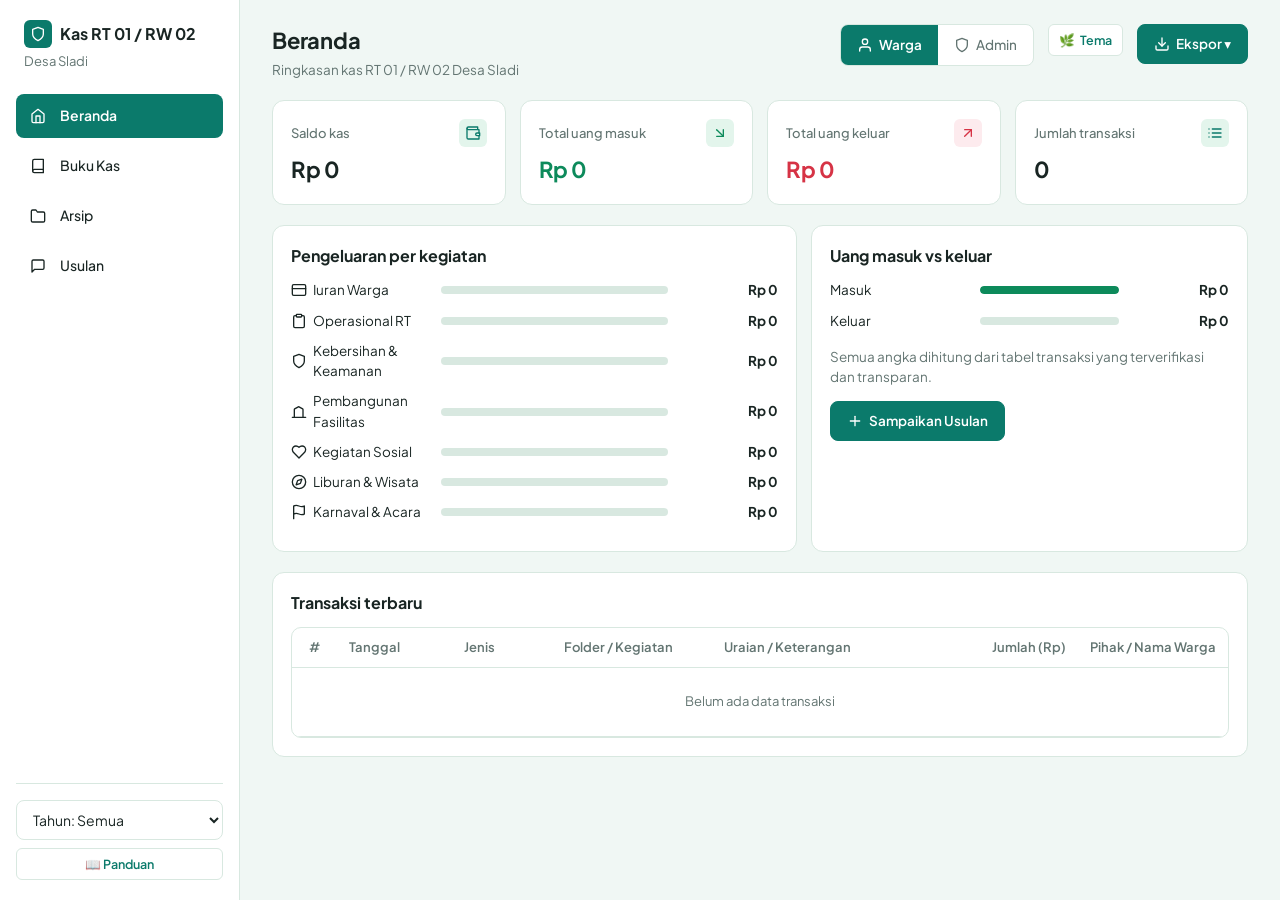
<file: index.html>
<!DOCTYPE html>
<html lang="id">
<head>
  <meta charset="utf-8">
  <meta name="viewport" content="width=device-width, initial-scale=1, viewport-fit=cover">
  <title>Kas RT 01/RW 02 – Pratinjau</title>
  <style>
    @import url('https://fonts.googleapis.com/css2?family=Plus+Jakarta+Sans:wght@400;500;600;700&display=swap');

    :root {
      /* Rekomendasi Utama: Soft Sage Mint (#f0f7f4: Sangat sejuk & teduh di mata, bebas silau) */
      --bg: #f0f7f4;
      --card: #ffffff;
      --ink: #192523;
      --mut: #637572;
      --line: #d8e8e0;
      --pri: #0b7a6b;
      --pri2: #e3f5ec;
      --accent: #72e4a7;
      --in: #0d8a5b;
      --out: #d63345;
      --outbg: #fdebee;
      --warn: #fef6e7;
      --warnt: #a86200;
      box-sizing: border-box;
      padding-top: env(safe-area-inset-top, 0px);
      padding-bottom: env(safe-area-inset-bottom, 0px);
    }

    /* Opsi Tema Pengguna: Hijau Segar Full (#72e4a7) */
    :root[data-bg="vivid"] {
      --bg: #72e4a7;
      --card: #ffffff;
      --ink: #0c3327;
      --mut: #295e4e;
      --line: #49c58b;
      --pri: #055a4e;
      --pri2: #a2f2c8;
      --accent: #0b7a6b;
    }

    @media (prefers-color-scheme: dark) {
      :root:not([data-theme="light"]):not([data-bg="vivid"]) {
        --bg: #111a19;
        --card: #182422;
        --ink: #eaf1ef;
        --mut: #93a5a2;
        --line: #273734;
        --pri: #35bda5;
        --pri2: #163631;
        --in: #34d399;
        --out: #f87171;
        --outbg: #42141a;
        --warn: #3d2a04;
        --warnt: #fbbf24;
      }
    }

    :root[data-theme="dark"]:not([data-bg="vivid"]) {
      --bg: #111a19;
      --card: #182422;
      --ink: #eaf1ef;
      --mut: #93a5a2;
      --line: #273734;
      --pri: #35bda5;
      --pri2: #163631;
      --in: #34d399;
      --out: #f87171;
      --outbg: #42141a;
      --warn: #3d2a04;
      --warnt: #fbbf24;
    }

    .file-rekap-card:hover {
      border-color: var(--pri) !important;
      box-shadow: 0 4px 14px rgba(11, 122, 107, 0.08);
      transform: translateY(-1px);
    }

    * {
      box-sizing: border-box;
    }

    html, body {
      margin: 0;
      background: var(--bg);
      color: var(--ink);
      font: 15px/1.5 "Plus Jakarta Sans", system-ui, -apple-system, sans-serif;
    }

    html {
      scroll-padding-top: env(safe-area-inset-top, 0px);
    }

    .app {
      display: grid;
      grid-template-columns: 240px 1fr;
      min-height: 100vh;
    }

    aside {
      background: var(--card);
      border-right: 1px solid var(--line);
      padding: 20px 16px;
      display: flex;
      flex-direction: column;
      gap: 6px;
      position: sticky;
      top: 0;
      height: 100vh;
    }

    .brand {
      font-weight: 700;
      font-size: 16px;
      margin-bottom: 16px;
      padding: 0 8px;
    }

    .brand-title {
      display: flex;
      align-items: center;
      gap: 8px;
    }

    .brand-badge {
      display: inline-flex;
      align-items: center;
      justify-content: center;
      width: 28px;
      height: 28px;
      border-radius: 6px;
      background: var(--pri);
      color: #ffffff;
    }

    .brand small {
      display: block;
      font-weight: 400;
      color: var(--mut);
      font-size: 13px;
      margin-top: 4px;
    }

    .nav {
      display: flex;
      align-items: center;
      gap: 12px;
      min-height: 44px;
      padding: 0 12px;
      border-radius: 8px;
      border: 0;
      background: none;
      color: var(--ink);
      font: inherit;
      font-size: 14px;
      font-weight: 500;
      cursor: pointer;
      text-align: left;
      transition: background 0.15s ease, color 0.15s ease;
    }

    .nav:hover {
      background: var(--pri2);
      color: var(--pri);
    }

    .nav.on {
      background: var(--pri);
      color: #ffffff;
      font-weight: 600;
    }

    .nav span.i {
      display: inline-flex;
      align-items: center;
      justify-content: center;
      width: 20px;
      height: 20px;
    }

    /* Clean Minimalist Line SVG Icons */
    .i-svg {
      width: 16px;
      height: 16px;
      stroke: currentColor;
      display: inline-block;
      vertical-align: middle;
      flex-shrink: 0;
    }

    .side-foot {
      margin-top: auto;
      display: flex;
      flex-direction: column;
      gap: 8px;
      font-size: 13px;
      color: var(--mut);
      padding-top: 16px;
      border-top: 1px solid var(--line);
    }

    main {
      padding: 24px 32px 60px;
      max-width: 1200px;
      width: 100%;
    }

    .top {
      display: flex;
      align-items: flex-start;
      gap: 14px;
      flex-wrap: wrap;
      margin-bottom: 20px;
    }

    .top h1 {
      margin: 0;
      font-size: 22px;
      font-weight: 700;
      letter-spacing: -0.01em;
    }

    .top p {
      margin: 3px 0 0;
      color: var(--mut);
      font-size: 13.5px;
    }

    .sp {
      flex: 1;
    }

    .seg {
      display: inline-flex;
      border: 1px solid var(--line);
      border-radius: 8px;
      overflow: hidden;
      background: var(--card);
    }

    .seg button {
      min-height: 40px;
      padding: 0 16px;
      border: 0;
      background: transparent;
      color: var(--mut);
      font: inherit;
      font-size: 13.5px;
      font-weight: 500;
      cursor: pointer;
      transition: all 0.15s ease;
      display: inline-flex;
      align-items: center;
      gap: 6px;
    }

    .seg button.on {
      background: var(--pri);
      color: #ffffff;
      font-weight: 600;
    }

    .btn {
      min-height: 40px;
      padding: 0 16px;
      border-radius: 8px;
      border: 1px solid var(--pri);
      background: var(--pri);
      color: #ffffff;
      font: inherit;
      font-size: 13.5px;
      font-weight: 600;
      cursor: pointer;
      transition: all 0.15s ease;
      display: inline-flex;
      align-items: center;
      justify-content: center;
      gap: 6px;
    }

    .btn:hover {
      opacity: 0.92;
    }

    .btn.ghost {
      background: var(--card);
      color: var(--pri);
      border-color: var(--line);
    }

    .btn.ghost:hover {
      background: var(--pri2);
      border-color: var(--pri);
    }

    .btn.sm {
      min-height: 32px;
      padding: 0 10px;
      font-size: 12.5px;
      border-radius: 6px;
    }

    .btn.danger {
      background: var(--card);
      color: var(--out);
      border-color: var(--out);
    }

    .btn.danger:hover {
      background: var(--outbg);
    }

    .menu {
      position: relative;
    }

    .drop {
      display: none;
      position: absolute;
      right: 0;
      top: 46px;
      background: var(--card);
      border: 1px solid var(--line);
      border-radius: 10px;
      min-width: 220px;
      padding: 6px;
      z-index: 20;
      box-shadow: 0 8px 24px rgba(0, 0, 0, 0.08);
    }

    .drop.show {
      display: block;
    }

    .drop button {
      display: flex;
      align-items: center;
      gap: 8px;
      width: 100%;
      text-align: left;
      min-height: 38px;
      border: 0;
      background: none;
      color: var(--ink);
      font: inherit;
      font-size: 13px;
      padding: 0 12px;
      border-radius: 6px;
      cursor: pointer;
    }

    .drop button:hover {
      background: var(--pri2);
      color: var(--pri);
    }

    .drop hr {
      border: 0;
      border-top: 1px solid var(--line);
      margin: 4px 0;
    }

    .drop em {
      display: block;
      font-size: 11px;
      font-weight: 600;
      color: var(--mut);
      padding: 6px 12px 2px;
      font-style: normal;
      text-transform: uppercase;
      letter-spacing: 0.04em;
    }

    .badge {
      display: inline-flex;
      align-items: center;
      gap: 4px;
      padding: 3px 10px;
      border-radius: 99px;
      font-size: 12px;
      font-weight: 600;
      line-height: 1;
    }

    .b-in {
      background: var(--pri2);
      color: var(--in);
    }

    .b-out {
      background: var(--outbg);
      color: var(--out);
    }

    .b-w {
      background: var(--warn);
      color: var(--warnt);
    }

    .b-n {
      background: var(--line);
      color: var(--mut);
    }

    .stats {
      display: grid;
      grid-template-columns: repeat(4, 1fr);
      gap: 14px;
      margin-bottom: 20px;
    }

    .card {
      background: var(--card);
      border: 1px solid var(--line);
      border-radius: 12px;
      padding: 18px;
    }

    .stat-head {
      display: flex;
      align-items: center;
      justify-content: space-between;
    }

    .stat-ic {
      display: inline-flex;
      align-items: center;
      justify-content: center;
      width: 28px;
      height: 28px;
      border-radius: 6px;
      background: var(--pri2);
      color: var(--pri);
    }

    .stat-ic.in {
      background: var(--pri2);
      color: var(--in);
    }

    .stat-ic.out {
      background: var(--outbg);
      color: var(--out);
    }

    .stat small {
      color: var(--mut);
      font-size: 13px;
      font-weight: 500;
    }

    .stat b {
      display: block;
      font-size: 22px;
      font-weight: 700;
      letter-spacing: -0.02em;
      margin-top: 6px;
    }

    .in {
      color: var(--in);
    }

    .out {
      color: var(--out);
    }

    .grid2 {
      display: grid;
      grid-template-columns: 1.2fr 1fr;
      gap: 14px;
      margin-bottom: 20px;
    }

    h2 {
      font-size: 16px;
      font-weight: 700;
      margin: 0 0 12px;
      color: var(--ink);
    }

    .bar {
      display: grid;
      grid-template-columns: 140px 1fr 100px;
      gap: 10px;
      align-items: center;
      margin: 10px 0;
      font-size: 13.5px;
    }

    .track {
      height: 8px;
      background: var(--line);
      border-radius: 4px;
      overflow: hidden;
    }

    .track i {
      display: block;
      height: 100%;
      border-radius: 4px;
      transition: width 0.3s ease;
    }

    table {
      width: 100%;
      border-collapse: collapse;
      font-size: 14px;
    }

    th {
      text-align: left;
      color: var(--mut);
      font-weight: 600;
      font-size: 13px;
      padding: 10px 12px;
      border-bottom: 1px solid var(--line);
    }

    td {
      padding: 12px;
      border-bottom: 1px solid var(--line);
      vertical-align: middle;
    }

    .r {
      text-align: right;
      white-space: nowrap;
    }

    .tabs {
      display: flex;
      gap: 6px;
      flex-wrap: wrap;
      margin-bottom: 14px;
    }

    .tabs button {
      min-height: 38px;
      padding: 0 14px;
      border-radius: 8px;
      border: 1px solid var(--line);
      background: var(--card);
      color: var(--ink);
      font: inherit;
      font-size: 13.5px;
      font-weight: 500;
      cursor: pointer;
      transition: all 0.15s ease;
      display: inline-flex;
      align-items: center;
      gap: 6px;
    }

    .tabs button.on {
      background: var(--pri);
      color: #ffffff;
      border-color: var(--pri);
      font-weight: 600;
    }

    .filters {
      display: flex;
      gap: 10px;
      flex-wrap: wrap;
      margin-bottom: 14px;
    }

    input, select {
      min-height: 40px;
      padding: 0 12px;
      border: 1px solid var(--line);
      border-radius: 8px;
      background: var(--card);
      color: var(--ink);
      font: inherit;
      font-size: 14px;
      outline: none;
    }

    input:focus, select:focus {
      border-color: var(--pri);
    }

    .sumbar {
      display: flex;
      gap: 20px;
      flex-wrap: wrap;
      background: var(--pri2);
      border-radius: 8px;
      padding: 10px 16px;
      margin-bottom: 14px;
      font-size: 14px;
    }

    .crumb {
      display: flex;
      gap: 6px;
      flex-wrap: wrap;
      align-items: center;
      font-size: 14px;
      margin-bottom: 14px;
      color: var(--mut);
    }

    .crumb a {
      color: var(--pri);
      cursor: pointer;
      font-weight: 600;
      text-decoration: none;
      display: inline-flex;
      align-items: center;
      gap: 4px;
    }

    .crumb a:hover {
      text-decoration: underline;
    }

    .explorer {
      display: grid;
      grid-template-columns: 260px 1fr 240px;
      gap: 14px;
    }

    .tree {
      display: flex;
      flex-direction: column;
      gap: 4px;
      padding: 10px;
    }

    .tree-folder-group {
      display: flex;
      flex-direction: column;
    }

    .tree-folder-row {
      display: flex;
      align-items: center;
      width: 100%;
      border-radius: 6px;
      transition: background 0.15s ease;
    }

    .tree-folder-row:hover, .tree-folder-row.on {
      background: var(--pri2);
      color: var(--pri);
      font-weight: 600;
    }

    .tree-toggle-btn {
      width: 26px;
      height: 36px;
      border: 0;
      background: none;
      display: flex;
      align-items: center;
      justify-content: center;
      color: var(--mut);
      cursor: pointer;
      font-size: 10px;
      padding: 0;
      flex-shrink: 0;
    }

    .tree-folder-btn {
      display: flex;
      gap: 8px;
      flex: 1;
      min-width: 0;
      min-height: 36px;
      align-items: center;
      border: 0;
      background: none;
      color: inherit;
      font: inherit;
      font-size: 13px;
      padding: 0 8px 0 0;
      cursor: pointer;
      text-align: left;
    }

    .tree-sub-files {
      border-left: 2px solid var(--line);
      margin-left: 12px;
      padding-left: 6px;
      display: flex;
      flex-direction: column;
      gap: 2px;
      margin-top: 2px;
      margin-bottom: 6px;
    }

    .tree-file-btn {
      display: flex;
      align-items: center;
      gap: 7px;
      width: 100%;
      min-height: 32px;
      border: 0;
      background: none;
      color: var(--ink);
      font: inherit;
      font-size: 12px;
      padding: 4px 6px;
      border-radius: 5px;
      cursor: pointer;
      text-align: left;
      transition: background 0.15s ease;
    }

    .tree-file-btn:hover {
      background: var(--pri2);
      color: var(--pri);
    }

    .tree-file-btn.on {
      background: var(--pri);
      color: #ffffff !important;
      font-weight: 600;
    }

    .tree-file-btn.on small {
      color: rgba(255, 255, 255, 0.85) !important;
    }

    .tree-file-btn.on .badge {
      background: rgba(255, 255, 255, 0.25) !important;
      color: #ffffff !important;
    }

    .folders {
      display: grid;
      grid-template-columns: repeat(auto-fill, minmax(180px, 1fr));
      gap: 12px;
    }

    .fold {
      cursor: pointer;
      transition: all 0.15s ease;
    }

    .fold:hover {
      border-color: var(--pri);
      transform: translateY(-2px);
    }

    .fold-ic {
      display: inline-flex;
      align-items: center;
      justify-content: center;
      width: 36px;
      height: 36px;
      border-radius: 8px;
      background: var(--pri2);
      color: var(--pri);
      margin-bottom: 10px;
    }

    .fold b {
      display: block;
      font-size: 14px;
    }

    .fold small {
      color: var(--mut);
      font-size: 12.5px;
    }

    .file {
      display: grid;
      grid-template-columns: 32px 1fr auto;
      gap: 10px;
      align-items: center;
      padding: 10px 12px;
      border: 1px solid var(--line);
      border-radius: 8px;
      margin-bottom: 8px;
      cursor: pointer;
      background: var(--card);
      transition: border-color 0.15s ease;
    }

    .file:hover, .file.on {
      border-color: var(--pri);
    }

    .file .ic {
      display: inline-flex;
      align-items: center;
      justify-content: center;
      width: 28px;
      height: 28px;
      border-radius: 6px;
      background: var(--surface-alt, #f0f4f3);
      color: var(--pri);
    }

    .file small {
      color: var(--mut);
      display: block;
      font-size: 12px;
    }

    .toast {
      position: fixed;
      left: 50%;
      bottom: 80px;
      transform: translateX(-50%);
      background: var(--ink);
      color: var(--bg);
      padding: 10px 18px;
      border-radius: 8px;
      font-size: 13.5px;
      font-weight: 500;
      opacity: 0;
      pointer-events: none;
      transition: opacity 0.2s;
      z-index: 300;
      display: flex;
      align-items: center;
      gap: 8px;
    }

    .toast.show {
      opacity: 1;
    }

    .alert {
      background: var(--pri2);
      color: var(--pri);
      border-radius: 8px;
      padding: 10px 16px;
      margin-bottom: 16px;
      font-size: 13.5px;
      display: flex;
      align-items: center;
      gap: 8px;
    }

    .alert.warn {
      background: var(--warn);
      color: var(--warnt);
    }

    .chat {
      border-left: 3px solid var(--pri);
      background: var(--pri2);
      padding: 10px 14px;
      border-radius: 6px;
      margin-top: 10px;
      font-size: 13.5px;
    }

    /* Modals Overlay & Styles */
    .modal-overlay {
      position: fixed;
      inset: 0;
      background: rgba(17, 26, 25, 0.65);
      backdrop-filter: blur(4px);
      display: none;
      align-items: center;
      justify-content: center;
      padding: 16px;
      z-index: 200;
    }

    .modal-overlay.show {
      display: flex;
    }

    .modal-card {
      background: var(--card);
      border: 1px solid var(--line);
      border-radius: 14px;
      width: 100%;
      max-width: 440px;
      padding: 24px;
      box-shadow: 0 16px 36px rgba(0, 0, 0, 0.15);
      animation: modalPop 0.2s ease-out;
    }

    .modal-card.modal-lg {
      max-width: 950px;
      width: 96%;
      max-height: 92vh;
      display: flex;
      flex-direction: column;
      padding: 22px 24px;
    }

    @keyframes modalPop {
      from { transform: scale(0.96); opacity: 0; }
      to { transform: scale(1); opacity: 1; }
    }

    /* Spreadsheet Table Input Styles */
    #spGridTable input, #spGridTable select {
      width: 100%;
      min-height: 34px;
      height: 34px;
      padding: 0 8px;
      font-size: 13px;
      border-radius: 6px;
      border: 1px solid var(--line);
      background: var(--card);
      color: var(--ink);
    }

    #spGridTable input:focus, #spGridTable select:focus {
      border-color: var(--pri);
    }

    #spGridTable td {
      padding: 5px 6px;
      border-bottom: 1px solid var(--line);
    }

    .bottom {
      display: none;
    }

    @media (max-width: 860px) {
      .app {
        grid-template-columns: 1fr;
      }
      aside {
        display: none;
      }
      main {
        padding: 16px 16px 90px;
      }
      .stats {
        grid-template-columns: 1fr 1fr;
      }
      .grid2, .explorer {
        grid-template-columns: 1fr;
      }
      .tree, .det {
        display: none;
      }
      .bottom {
        display: grid;
        grid-template-columns: repeat(4, 1fr);
        position: fixed;
        left: 0;
        right: 0;
        bottom: 0;
        background: var(--card);
        border-top: 1px solid var(--line);
        padding-bottom: env(safe-area-inset-bottom, 0px);
        z-index: 30;
      }
      .bottom button {
        min-height: 56px;
        border: 0;
        background: none;
        color: var(--mut);
        font: inherit;
        font-size: 11px;
        display: flex;
        flex-direction: column;
        align-items: center;
        justify-content: center;
        gap: 4px;
        cursor: pointer;
      }
      .bottom button.on {
        color: var(--pri);
        font-weight: 600;
      }
      .bottom .i {
        display: flex;
        align-items: center;
        justify-content: center;
      }
      table.resp thead {
        display: none;
      }
      table.resp tr {
        display: block;
        border: 1px solid var(--line);
        border-radius: 8px;
        margin-bottom: 8px;
        padding: 10px;
        background: var(--card);
      }
      table.resp td {
        display: block;
        border: 0;
        padding: 3px 0;
      }
      table.resp td.r {
        text-align: left;
        font-weight: 600;
      }
      .bar {
        grid-template-columns: 100px 1fr 80px;
      }
      .top h1 {
        font-size: 19px;
      }
    }
  </style>
</head>
<body>

  <div class="app">
    <aside id="side"></aside>
    <main>
      <div class="top">
        <div>
          <h1 id="ttl"></h1>
          <p id="sub"></p>
        </div>
        <div class="sp"></div>
        <div class="seg" id="mode">
          <button data-m="w" class="on">
            <svg class="i-svg" viewBox="0 0 24 24" fill="none" stroke="currentColor" stroke-width="2" stroke-linecap="round" stroke-linejoin="round"><path d="M20 21v-2a4 4 0 0 0-4-4H8a4 4 0 0 0-4 4v2"></path><circle cx="12" cy="7" r="4"></circle></svg>
            Warga
          </button>
          <button data-m="a">
            <svg class="i-svg" viewBox="0 0 24 24" fill="none" stroke="currentColor" stroke-width="2" stroke-linecap="round" stroke-linejoin="round"><path d="M12 22s8-4 8-10V5l-8-3-8 3v7c0 6 8 10 8 10z"></path></svg>
            Admin
          </button>
        </div>
        <!-- Tombol Pilihan Suasana Warna Background -->
        <button class="btn ghost sm" id="themeToggleBtn" onclick="toggleBgTheme()" title="Pilih Suasana Warna: Teduh Nyaman di Mata atau Hijau Segar (#72e4a7)" style="display:flex;align-items:center;gap:5px;font-size:12.5px;padding:5px 10px;">
          <span id="themeToggleIcon">🌿</span>
          <span id="themeToggleLabel">Tema</span>
        </button>

        <div class="menu">
          <button class="btn" id="exp">
            <svg class="i-svg" viewBox="0 0 24 24" fill="none" stroke="currentColor" stroke-width="2" stroke-linecap="round" stroke-linejoin="round"><path d="M21 15v4a2 2 0 0 1-2 2H5a2 2 0 0 1-2-2v-4"></path><polyline points="7 10 12 15 17 10"></polyline><line x1="12" y1="15" x2="12" y2="3"></line></svg>
            Ekspor ▾
          </button>
          <div class="drop" id="drop"></div>
        </div>
      </div>
      <div id="view"></div>
    </main>
  </div>

  <nav class="bottom" id="bot"></nav>
  <div class="toast" id="toast"></div>

  <!-- Admin Authentication Modal -->
  <div id="authModal" class="modal-overlay">
    <div class="modal-card">
      <div style="display:flex;align-items:center;justify-content:space-between;margin-bottom:14px;">
        <h3 style="margin:0;font-size:17px;font-weight:700;display:flex;align-items:center;gap:8px;">
          <svg class="i-svg" viewBox="0 0 24 24" fill="none" stroke="currentColor" stroke-width="2" stroke-linecap="round" stroke-linejoin="round" style="color:var(--pri);width:20px;height:20px;"><rect x="3" y="11" width="18" height="11" rx="2" ry="2"></rect><path d="M7 11V7a5 5 0 0 1 10 0v4"></path></svg>
          <span id="authTitle">Autentikasi Pengurus RT</span>
        </h3>
        <button onclick="closeAuthModal()" style="border:0;background:none;font-size:22px;color:var(--mut);cursor:pointer;line-height:1;">&times;</button>
      </div>
      <p id="authDesc" style="color:var(--mut);font-size:13.5px;margin:0 0 16px;line-height:1.5;"></p>
      <form id="authForm" onsubmit="handleAuthSubmit(event)">
        <div id="authRowEmail" style="margin-bottom:12px;">
          <label style="display:block;font-size:13px;font-weight:600;margin-bottom:6px;">Email Pengurus</label>
          <input type="email" id="authEmail" placeholder="Masukkan email pengurus RT..." autocomplete="username" style="width:100%;">
        </div>
        <div id="authRowCode" style="margin-bottom:12px;display:none;">
          <label style="display:block;font-size:13px;font-weight:600;margin-bottom:6px;">Kode Pemulihan</label>
          <input type="text" id="authCode" placeholder="XXXX-XXXX-XXXX-XXXX" autocomplete="off" style="width:100%;text-transform:uppercase;">
        </div>
        <div id="authRowCurrent" style="margin-bottom:12px;display:none;">
          <label style="display:block;font-size:13px;font-weight:600;margin-bottom:6px;">Password Saat Ini</label>
          <input type="password" id="authCurrent" autocomplete="current-password" style="width:100%;">
        </div>
        <div id="authRowPass" style="margin-bottom:12px;">
          <label id="authPassLabel" style="display:block;font-size:13px;font-weight:600;margin-bottom:6px;">Password</label>
          <input type="password" id="authPass" autocomplete="current-password" style="width:100%;">
        </div>
        <div id="authRowPass2" style="margin-bottom:12px;display:none;">
          <label style="display:block;font-size:13px;font-weight:600;margin-bottom:6px;">Ulangi Password Baru</label>
          <input type="password" id="authPass2" autocomplete="new-password" style="width:100%;">
          <small style="color:var(--mut);font-size:12px;display:block;margin-top:4px;">Minimal 8 karakter.</small>
        </div>
        <div id="authError" style="display:none;background:var(--outbg);color:var(--out);border:1px solid var(--out);padding:8px 12px;border-radius:6px;font-size:12.5px;margin-bottom:14px;"></div>
        <div id="authRecovery" style="display:none;background:var(--pri2);border:1px dashed var(--pri);padding:12px;border-radius:8px;margin-bottom:14px;font-size:13px;line-height:1.5;">
          <b>Simpan Kode Pemulihan Anda</b><br>
          <span style="font-family:monospace;font-size:17px;font-weight:700;letter-spacing:1px;" id="authRecoveryCode"></span><br>
          <small style="color:var(--mut);">Kode ini hanya tampil sekali. Gunakan untuk reset bila lupa password.</small>
        </div>
        <div id="authLinks" style="font-size:12.5px;margin-bottom:14px;display:flex;gap:14px;flex-wrap:wrap;"></div>
        <div style="display:flex;justify-content:flex-end;gap:8px;">
          <button type="button" id="authCancel" class="btn ghost sm" onclick="closeAuthModal()">Batal</button>
          <button type="submit" id="authSubmit" class="btn sm">Masuk</button>
        </div>
      </form>
    </div>
  </div>

  <!-- Panduan Web (Warga & Admin) -->
  <div id="guideModal" class="modal-overlay" onclick="if(event.target===this)closeGuide()">
    <div class="modal-card modal-lg" style="max-height:88vh;display:flex;flex-direction:column;">
      <style>
        .gd-tabs{display:flex;gap:6px;margin-bottom:12px;border-bottom:1px solid var(--line);}
        .gd-tabs button{border:0;background:none;padding:8px 14px;font:inherit;font-size:13.5px;font-weight:600;color:var(--mut);cursor:pointer;border-bottom:2px solid transparent;margin-bottom:-1px;}
        .gd-tabs button.on{color:var(--pri);border-bottom-color:var(--pri);}
        .gd-body{overflow-y:auto;padding-right:4px;}
        .gd-sec{border:1px solid var(--line);border-radius:10px;margin-bottom:10px;background:var(--card);}
        .gd-sec summary{cursor:pointer;padding:11px 14px;font-weight:700;font-size:14px;display:flex;align-items:center;gap:8px;list-style:none;}
        .gd-sec summary::-webkit-details-marker{display:none;}
        .gd-sec summary::after{content:'\25BE';margin-left:auto;color:var(--mut);transition:transform .15s;}
        .gd-sec[open] summary::after{transform:rotate(180deg);}
        .gd-sec[open] summary{border-bottom:1px solid var(--line);}
        .gd-sec .gd-in{padding:10px 16px 12px;font-size:13.5px;line-height:1.6;}
        .gd-sec ol,.gd-sec ul{margin:6px 0 0;padding-left:20px;}
        .gd-sec li{margin-bottom:4px;}
        .gd-tip{background:var(--pri2);border-radius:8px;padding:8px 12px;margin-top:8px;font-size:12.5px;}
        .gd-intro{background:var(--pri2);border-radius:10px;padding:10px 14px;font-size:13.5px;line-height:1.55;margin-bottom:12px;}
      </style>
      <div style="display:flex;align-items:center;justify-content:space-between;margin-bottom:12px;">
        <h3 style="margin:0;font-size:18px;font-weight:700;">📖 Panduan Kas RT 01 / RW 02</h3>
        <button onclick="closeGuide()" style="border:0;background:none;font-size:22px;color:var(--mut);cursor:pointer;line-height:1;">&times;</button>
      </div>
      <div class="gd-tabs">
        <button id="gdTabWarga" class="on" onclick="showGuideTab('warga')">👥 Untuk Warga</button>
        <button id="gdTabAdmin" onclick="showGuideTab('admin')">🛡️ Untuk Admin (Pengurus)</button>
      </div>

      <div class="gd-body">
        <!-- ===== PANDUAN WARGA ===== -->
        <div id="gdWarga">
          <div class="gd-intro">Aplikasi ini membuat keuangan kas RT <b>transparan</b>. Warga bisa melihat uang masuk &amp; keluar, mengunduh laporan, dan menyampaikan usulan <b>tanpa perlu login</b>.</div>

          <details class="gd-sec" open><summary>🏠 1. Beranda &ndash; ringkasan kas</summary><div class="gd-in">
            Menampilkan <b>saldo kas</b>, total uang masuk, total uang keluar, pengeluaran per kegiatan, dan transaksi terbaru.
            <ul><li>Klik tab <b>Beranda</b> di menu kiri (atau menu bawah di HP).</li><li>Angka merah = uang keluar, hijau = uang masuk.</li></ul>
          </div></details>

          <details class="gd-sec"><summary>📒 2. Buku Kas &ndash; semua transaksi</summary><div class="gd-in">
            Daftar lengkap seluruh transaksi kas RT.
            <ol><li>Buka tab <b>Buku Kas</b>.</li><li>Gunakan kolom pencarian untuk mencari uraian atau nama pihak.</li><li>Pakai filter jenis (masuk/keluar) atau kegiatan untuk mempersempit daftar.</li></ol>
            <div class="gd-tip">Warga hanya dapat melihat. Tombol tambah, ubah, dan hapus transaksi hanya muncul untuk admin.</div>
          </div></details>

          <details class="gd-sec"><summary>🗂️ 3. Arsip &ndash; folder &amp; berkas rekap</summary><div class="gd-in">
            Laporan dikelompokkan seperti folder di komputer: <b>Iuran Warga, Operasional RT, Kebersihan &amp; Keamanan, Pembangunan, Sosial, Liburan, Karnaval</b>.
            <ol>
              <li>Buka tab <b>Arsip</b>.</li>
              <li>Klik panah &#9654; di panel kiri untuk membuka folder, lalu klik berkas rekap berdasarkan periode (mis. &quot;Oktober 2026&quot;).</li>
              <li>Berkas terbaru selalu berada di paling atas. Lencana <b>Draf</b> = masih berjalan, <b>Final</b> = sudah disahkan/dikunci.</li>
            </ol>
          </div></details>

          <details class="gd-sec"><summary>⬇️ 4. Mengunduh laporan (Excel)</summary><div class="gd-in">
            <ul>
              <li><b>Per berkas:</b> klik tombol <b>Unduh .xlsx</b> pada berkas yang diinginkan (di daftar berkas atau di dalam berkas).</li>
              <li>Berkas yang sudah diunduh ditandai <b>✓ Terunduh</b> agar Anda tahu mana yang sudah dimiliki.</li>
              <li><b>Semua kegiatan:</b> menu <b>Ekspor</b> di kanan atas &rarr; <i>Rekap Semua Kegiatan</i> (ringkasan) atau <i>Seluruh Buku Kas</i> (semua transaksi).</li>
              <li><b>Cetak / PDF:</b> menu <b>Ekspor</b> &rarr; <i>Cetak Laporan / PDF</i>, lalu pilih &quot;Simpan sebagai PDF&quot;.</li>
            </ul>
          </div></details>

          <details class="gd-sec"><summary>💬 5. Usulan &ndash; sampaikan aspirasi</summary><div class="gd-in">
            <ol>
              <li>Buka tab <b>Usulan</b>, klik <b>Sampaikan Usulan</b>.</li>
              <li>Isi judul usulan, nama Anda, dan rincian, lalu kirim.</li>
              <li>Pantau status: <b>Sedang Ditinjau</b> &rarr; <b>Telah Dianggarkan</b> atau <b>Ditolak</b>, beserta tanggapan resmi pengurus RT di bawah usulan.</li>
            </ol>
            <div class="gd-tip">Usulan terlihat oleh semua warga. Jangan menulis data pribadi sensitif (nomor HP, NIK, dll).</div>
          </div></details>

          <details class="gd-sec"><summary>🎨 6. Tema &amp; tampilan</summary><div class="gd-in">
            Tombol <b>Tema</b> di kanan atas mengganti suasana warna: <b>Teduh</b> (nyaman di mata) atau <b>Hijau Segar</b>. Pilihan tersimpan di browser Anda. Aplikasi juga dapat dipakai di HP.
          </div></details>

          <details class="gd-sec"><summary>❓ 7. Pertanyaan umum</summary><div class="gd-in">
            <ul>
              <li><b>Data kosong?</b> Berarti pengurus belum mencatat transaksi.</li>
              <li><b>Angka tidak cocok?</b> Hubungi pengurus melalui menu Usulan.</li>
              <li><b>File Excel tidak terbuka?</b> Buka dengan Microsoft Excel, LibreOffice, atau Google Sheets.</li>
            </ul>
          </div></details>
        </div>

        <!-- ===== PANDUAN ADMIN ===== -->
        <div id="gdAdmin" style="display:none;">
          <div class="gd-intro">Mode <b>Admin</b> khusus pengurus RT (ketua, bendahara, sekretaris) untuk mencatat kas, mengelola berkas rekap, dan menanggapi usulan. Semua data tersimpan di <b>database</b> sehingga aman dan dapat dilihat semua warga.</div>

          <details class="gd-sec" open><summary>🔐 1. Masuk, buat password &amp; reset</summary><div class="gd-in">
            <b>Pertama kali:</b>
            <ol>
              <li>Klik tombol <b>Admin</b> pada pilihan <b>Warga | Admin</b> di kanan atas. Pertama kali, pilih <b>&quot;Belum punya password? Buat&quot;</b>.</li>
              <li>Isi email pengurus yang terdaftar, buat password (min. 8 karakter), ulangi, lalu simpan.</li>
              <li><b>Catat Kode Pemulihan</b> yang muncul. Kode hanya tampil sekali.</li>
            </ol>
            <b>Berikutnya:</b> masuk dengan email + password.
            <ul>
              <li><b>Ganti password:</b> tombol <i>Ganti Password</i> di sidebar kiri bawah (saat mode admin aktif).</li>
              <li><b>Lupa password:</b> klik <i>Lupa password?</i>, isi email + kode pemulihan + password baru. Anda akan mendapat kode pemulihan baru.</li>
              <li><b>Keluar:</b> tombol <i>Keluar Admin</i> di sidebar. Selalu keluar bila memakai perangkat bersama.</li>
            </ul>
            <div class="gd-tip">Hanya email pengurus yang terdaftar di database yang bisa masuk. Jangan bagikan password atau kode pemulihan.</div>
          </div></details>

          <details class="gd-sec"><summary>📝 2. Mencatat transaksi kas</summary><div class="gd-in">
            <ol>
              <li>Buka <b>Buku Kas</b> &rarr; klik tombol catat/tambah transaksi, atau pakai <b>Input Spreadsheet</b> untuk banyak baris sekaligus.</li>
              <li>Pilih <b>kegiatan/folder</b> dan <b>berkas rekap</b> tujuan (opsional), isi tanggal, jenis (Masuk/Keluar), uraian, nominal, dan pihak/warga.</li>
              <li>Simpan. Data langsung masuk database dan tampil ke semua warga.</li>
              <li>Transaksi salah? Hapus lewat ikon hapus pada baris transaksi.</li>
            </ol>
            <div class="gd-tip">Berkas berstatus <b>Final</b> terkunci &ndash; transaksi tidak bisa ditambah. Buka kunci dulu bila perlu koreksi.</div>
          </div></details>

          <details class="gd-sec"><summary>🗂️ 3. Membuat &amp; mengelola berkas rekap (Arsip)</summary><div class="gd-in">
            <ol>
              <li>Buka <b>Arsip</b> &rarr; pilih folder kegiatan &rarr; klik <b>+ Rekap Baru</b> / <b>Buat Berkas Rekap Baru</b>.</li>
              <li>Isi judul (mis. &quot;Rekap Iuran Warga &ndash; November 2026&quot;), periode, status, dan deskripsi.</li>
              <li>Buka berkas untuk mengisi transaksi. Setelah laporan selesai dan diperiksa, klik <b>🔒 Kunci Final</b>.</li>
              <li>Perlu koreksi? Klik <b>🔓 Buka Kunci Draf</b>.</li>
              <li>Berkas salah/uji coba: klik <b>Hapus Berkas</b> (transaksi di dalamnya ikut terhapus &ndash; tidak bisa dibatalkan).</li>
            </ol>
            <div class="gd-tip">Satu berkas per periode (bulanan) menjaga arsip rapi. Daftar otomatis terurut dari yang terbaru.</div>
          </div></details>

          <details class="gd-sec"><summary>⬆️ 4. Impor data dari Excel (.xlsx)</summary><div class="gd-in">
            <ol>
              <li>Buka berkas rekap tujuan &rarr; klik <b>Impor XLSX</b>.</li>
              <li>Pilih file Excel dengan kolom: <b>Tanggal, Jenis (Masuk/Keluar), Keterangan, Nominal, Pihak</b>. Tanggal format <code>2026-10-05</code> atau <code>05/10/2026</code>; nominal berupa angka tanpa titik/koma.</li>
              <li>Periksa pratinjau, lalu klik <b>Simpan Transaksi</b>.</li>
            </ol>
          </div></details>

          <details class="gd-sec"><summary>⬇️ 5. Mengunduh &amp; mencetak laporan</summary><div class="gd-in">
            Sama seperti warga: unduh per berkas lewat <b>Unduh .xlsx</b> (ditandai ✓ Terunduh), atau menu <b>Ekspor</b> untuk Rekap Semua Kegiatan, Seluruh Buku Kas, dan Cetak/PDF siap rapat.
          </div></details>

          <details class="gd-sec"><summary>💬 6. Menanggapi usulan warga</summary><div class="gd-in">
            <ol>
              <li>Buka <b>Usulan</b>.</li>
              <li>Ubah <b>Status</b>: Sedang Ditinjau, Telah Dianggarkan, atau Ditolak.</li>
              <li>Tulis tanggapan resmi hasil musyawarah, lalu klik <b>Simpan Tanggapan</b>.</li>
              <li>Usulan tidak pantas atau spam dapat dihapus dengan tombol <b>Hapus</b>.</li>
            </ol>
          </div></details>

          <details class="gd-sec"><summary>⚙️ 7. Tips &amp; keamanan data</summary><div class="gd-in">
            <ul>
              <li>Data tersimpan di database MySQL; lakukan <b>backup berkala</b> (ekspor database lewat phpMyAdmin).</li>
              <li>Pastikan MySQL &amp; server aplikasi aktif saat dipakai.</li>
              <li>Gunakan password yang kuat dan simpan kode pemulihan di tempat aman.</li>
              <li>Cek kembali nominal sebelum mengunci berkas menjadi <b>Final</b>.</li>
            </ul>
          </div></details>
        </div>
      </div>

      <div style="display:flex;justify-content:flex-end;margin-top:12px;">
        <button class="btn sm" onclick="closeGuide()">Tutup</button>
      </div>
    </div>
  </div>

  <!-- Spreadsheet Batch Input Modal -->
  <div id="spreadsheetModal" class="modal-overlay">
    <div class="modal-card modal-lg">
      <div style="display:flex;align-items:center;justify-content:space-between;margin-bottom:14px;">
        <div>
          <h3 style="margin:0;font-size:17.5px;font-weight:700;display:flex;align-items:center;gap:8px;">
            <svg class="i-svg" viewBox="0 0 24 24" fill="none" stroke="currentColor" stroke-width="2" stroke-linecap="round" stroke-linejoin="round" style="color:var(--pri);width:20px;height:20px;"><line x1="8" y1="6" x2="21" y2="6"></line><line x1="8" y1="12" x2="21" y2="12"></line><line x1="8" y1="18" x2="21" y2="18"></line><line x1="3" y1="6" x2="3.01" y2="6"></line><line x1="3" y1="12" x2="3.01" y2="12"></line><line x1="3" y1="18" x2="3.01" y2="18"></line></svg>
            Input Transaksi Cepat (Mode Spreadsheet)
          </h3>
          <p style="color:var(--mut);font-size:13px;margin:3px 0 0;">
            Pilih kegiatan sekali, lalu masukkan banyak transaksi secara beruntun tanpa upload satu-satu.
          </p>
        </div>
        <button onclick="closeSpreadsheetModal()" style="border:0;background:none;font-size:24px;color:var(--mut);cursor:pointer;line-height:1;">&times;</button>
      </div>

      <!-- Activity & Defaults Header Bar -->
      <div style="display:grid;grid-template-columns:repeat(auto-fit, minmax(170px, 1fr));gap:12px;background:var(--pri2);padding:12px 14px;border-radius:10px;margin-bottom:14px;">
        <div>
          <label style="display:block;font-size:12px;font-weight:700;margin-bottom:4px;color:var(--ink);">Kegiatan / Folder:</label>
          <select id="spFolderSelect" style="width:100%;height:36px;font-size:13px;background:var(--card);" onchange="updateSpCatatanDropdown(this.value)">
            <!-- Populated dynamically -->
          </select>
        </div>
        <div>
          <label style="display:block;font-size:12px;font-weight:700;margin-bottom:4px;color:var(--ink);">Berkas Rekap Target:</label>
          <select id="spCatatanSelect" style="width:100%;height:36px;font-size:13px;background:var(--card);">
            <!-- Populated dynamically -->
          </select>
        </div>
        <div>
          <label style="display:block;font-size:12px;font-weight:700;margin-bottom:4px;color:var(--ink);">Tanggal Bawaan:</label>
          <input type="date" id="spDefaultDate" style="width:100%;height:36px;font-size:13px;background:var(--card);" onchange="applyDefaultDateToRows(this.value)">
        </div>
        <div>
          <label style="display:block;font-size:12px;font-weight:700;margin-bottom:4px;color:var(--ink);">Jenis Arus Kas Bawaan:</label>
          <select id="spDefaultType" style="width:100%;height:36px;font-size:13px;background:var(--card);" onchange="applyDefaultTypeToRows(this.value)">
            <option value="i">📈 Uang Masuk (Penerimaan)</option>
            <option value="o">📉 Uang Keluar (Pengeluaran)</option>
          </select>
        </div>
      </div>

      <!-- Quick Excel Paste toggle -->
      <div style="display:flex;justify-content:space-between;align-items:center;margin-bottom:8px;">
        <span style="font-size:13px;font-weight:700;color:var(--ink);">Daftar Baris Input:</span>
        <button type="button" class="btn ghost sm" onclick="toggleExcelPasteBox()">
          <svg class="i-svg" viewBox="0 0 24 24" fill="none" stroke="currentColor" stroke-width="2" stroke-linecap="round" stroke-linejoin="round"><path d="M16 4h2a2 2 0 0 1 2 2v14a2 2 0 0 1-2 2H6a2 2 0 0 1-2-2V6a2 2 0 0 1 2-2h2"></path><rect x="8" y="2" width="8" height="4" rx="1" ry="1"></rect></svg>
          Tempel dari Excel / Teks
        </button>
      </div>

      <!-- Excel Paste Collapsible Box -->
      <div id="excelPasteBox" style="display:none;background:var(--card);border:1px dashed var(--pri);border-radius:8px;padding:12px;margin-bottom:12px;">
        <label style="display:block;font-size:12px;font-weight:600;margin-bottom:4px;color:var(--pri);">Salin beberapa baris dari Excel/Sheets dan tempel di sini (Kolom: Keterangan - Nominal - Pihak):</label>
        <textarea id="excelPasteArea" placeholder="Contoh:&#10;Iuran Bpk Joko RT 01&#9;30000&#9;Joko (Blok A-1)&#10;Iuran Ibu Maya RT 01&#9;30000&#9;Maya (Blok A-2)" style="width:100%;height:70px;font-size:12px;font-family:monospace;padding:8px;border:1px solid var(--line);border-radius:6px;outline:none;"></textarea>
        <div style="display:flex;justify-content:flex-end;gap:6px;margin-top:6px;">
          <button type="button" class="btn ghost sm" onclick="toggleExcelPasteBox()">Batal</button>
          <button type="button" class="btn sm" onclick="parseAndAppendExcelPaste()">Masukkan ke Tabel</button>
        </div>
      </div>

      <!-- Table Container -->
      <div style="flex:1;min-height:200px;max-height:360px;overflow-y:auto;border:1px solid var(--line);border-radius:8px;margin-bottom:12px;background:var(--card);">
        <table style="width:100%;border-collapse:collapse;font-size:13px;" id="spGridTable">
          <thead style="position:sticky;top:0;background:var(--bg);z-index:2;">
            <tr>
              <th style="width:36px;text-align:center;padding:8px 4px;">#</th>
              <th style="width:130px;padding:8px;">Tanggal</th>
              <th style="width:100px;padding:8px;">Jenis</th>
              <th style="padding:8px;">Uraian / Keterangan Transaksi</th>
              <th style="width:135px;padding:8px;text-align:right;">Nominal (Rp)</th>
              <th style="width:150px;padding:8px;">Pihak / Warga</th>
              <th style="width:36px;text-align:center;padding:8px 4px;"></th>
            </tr>
          </thead>
          <tbody id="spTableBody">
            <!-- Populated by JS -->
          </tbody>
        </table>
      </div>

      <!-- Row Controls and Summary -->
      <div style="display:flex;align-items:center;justify-content:space-between;flex-wrap:wrap;gap:10px;margin-bottom:14px;">
        <div style="display:flex;gap:6px;">
          <button type="button" class="btn ghost sm" onclick="addSpRows(1)">+ 1 Baris</button>
          <button type="button" class="btn ghost sm" onclick="addSpRows(5)">+ 5 Baris</button>
          <button type="button" class="btn ghost sm" onclick="clearEmptySpRows()" style="color:var(--mut);">Hapus Baris Kosong</button>
        </div>

        <div style="display:flex;align-items:center;gap:12px;font-size:13px;background:var(--card);border:1px solid var(--line);padding:5px 12px;border-radius:6px;">
          <span>Baris: <b id="spCount">0</b></span>
          <span>Masuk: <b class="in" id="spTotalMasuk">Rp 0</b></span>
          <span>Keluar: <b class="out" id="spTotalKeluar">Rp 0</b></span>
        </div>
      </div>

      <!-- Footer -->
      <div style="display:flex;align-items:center;justify-content:flex-end;gap:8px;border-top:1px solid var(--line);padding-top:14px;">
        <button type="button" class="btn ghost sm" onclick="closeSpreadsheetModal()">Batal</button>
        <button type="button" class="btn sm" onclick="saveSpreadsheetBatch()" id="btnSaveBatch">
          💾 Simpan Semua Transaksi
        </button>
      </div>
    </div>
  </div>
  <!-- Import XLSX Modal -->
  <div id="importXlsxModal" class="modal-overlay">
    <div class="modal-card modal-lg">
      <div style="display:flex;align-items:center;justify-content:space-between;margin-bottom:14px;">
        <div>
          <h3 style="margin:0;font-size:17.5px;font-weight:700;display:flex;align-items:center;gap:8px;">
            <svg class="i-svg" viewBox="0 0 24 24" fill="none" stroke="currentColor" stroke-width="2" stroke-linecap="round" stroke-linejoin="round" style="color:var(--pri);width:20px;height:20px;"><path d="M21 15v4a2 2 0 0 1-2 2H5a2 2 0 0 1-2-2v-4"></path><polyline points="17 8 12 3 7 8"></polyline><line x1="12" y1="3" x2="12" y2="15"></line></svg>
            Impor Data Laporan Kegiatan (.xlsx)
          </h3>
          <p style="color:var(--mut);font-size:13px;margin:3px 0 0;">
            Unggah berkas Excel (.xlsx) untuk memasukkan data kas kegiatan sekaligus.
          </p>
        </div>
        <button onclick="closeImportXlsxModal()" style="border:0;background:none;font-size:24px;color:var(--mut);cursor:pointer;line-height:1;">&times;</button>
      </div>

      <div style="background:var(--pri2);padding:12px 14px;border-radius:10px;margin-bottom:14px;display:flex;justify-content:space-between;align-items:center;flex-wrap:wrap;gap:8px;">
        <div>
          <span style="font-size:12px;font-weight:700;color:var(--ink);display:block;">Target Kegiatan / Folder:</span>
          <b id="importTargetFolderName" style="font-size:14px;color:var(--pri);">-</b>
        </div>
        <button type="button" class="btn ghost sm" onclick="downloadFolderXLSXTemplate(importTargetFolderId)">
          <svg class="i-svg" viewBox="0 0 24 24" fill="none" stroke="currentColor" stroke-width="2" stroke-linecap="round" stroke-linejoin="round"><path d="M21 15v4a2 2 0 0 1-2 2H5a2 2 0 0 1-2-2v-4"></path><polyline points="7 10 12 15 17 10"></polyline><line x1="12" y1="15" x2="12" y2="3"></line></svg>
          Unduh Template XLSX Kosong
        </button>
      </div>

      <!-- File upload dropzone -->
      <div style="border:2px dashed var(--line);border-radius:10px;padding:22px 16px;text-align:center;background:var(--card);margin-bottom:14px;cursor:pointer;transition:border-color 0.2s;" onclick="document.getElementById('xlsxFileInput').click()" ondragover="event.preventDefault()" ondrop="handleXlsxFileDrop(event)">
        <input type="file" id="xlsxFileInput" accept=".xlsx,.xls" style="display:none;" onchange="handleXlsxFileSelected(event)">
        <svg class="i-svg" viewBox="0 0 24 24" fill="none" stroke="currentColor" stroke-width="1.8" stroke-linecap="round" stroke-linejoin="round" style="width:36px;height:36px;color:var(--pri);margin-bottom:8px;"><path d="M14 2H6a2 2 0 0 0-2 2v16a2 2 0 0 0 2 2h12a2 2 0 0 0 2-2V8z"></path><polyline points="14 2 14 8 20 8"></polyline><line x1="12" y1="18" x2="12" y2="12"></line><line x1="9" y1="15" x2="12" y2="12"></line><line x1="15" y1="15" x2="12" y2="12"></line></svg>
        <div style="font-size:13.5px;font-weight:600;margin-bottom:4px;" id="xlsxUploadLabel">Klik untuk memilih file Excel (.xlsx) atau seret ke sini</div>
        <div style="font-size:12px;color:var(--mut);">Mendukung format .xlsx dan .xls (Kolom: Tanggal, Jenis, Keterangan, Nominal, Pihak)</div>
      </div>

      <!-- Live Preview Table Container -->
      <div id="importPreviewContainer" style="display:none;">
        <div style="display:flex;justify-content:space-between;align-items:center;margin-bottom:8px;">
          <span style="font-size:13px;font-weight:700;">Pratinjau Baris Terdeteksi:</span>
          <div style="display:flex;gap:12px;font-size:12.5px;">
            <span>Total: <b id="impPrevCount">0</b></span>
            <span>Masuk: <b class="in" id="impPrevMasuk">Rp 0</b></span>
            <span>Keluar: <b class="out" id="impPrevKeluar">Rp 0</b></span>
          </div>
        </div>
        <div style="max-height:240px;overflow-y:auto;border:1px solid var(--line);border-radius:8px;margin-bottom:12px;background:var(--card);">
          <table style="width:100%;border-collapse:collapse;font-size:12.5px;">
            <thead style="position:sticky;top:0;background:var(--bg);z-index:2;border-bottom:1px solid var(--line);">
              <tr>
                <th style="padding:6px 8px;width:30px;text-align:center;">#</th>
                <th style="padding:6px 8px;width:100px;">Tanggal</th>
                <th style="padding:6px 8px;width:80px;">Jenis</th>
                <th style="padding:6px 8px;">Keterangan Transaksi</th>
                <th style="padding:6px 8px;width:115px;text-align:right;">Nominal (Rp)</th>
                <th style="padding:6px 8px;width:130px;">Pihak / Warga</th>
              </tr>
            </thead>
            <tbody id="impPrevBody"></tbody>
          </table>
        </div>
      </div>

      <!-- Error message -->
      <div id="importXlsxError" style="display:none;background:var(--outbg);color:var(--out);border:1px solid var(--out);padding:8px 12px;border-radius:6px;font-size:12.5px;margin-bottom:14px;"></div>

      <!-- Footer -->
      <div style="display:flex;align-items:center;justify-content:flex-end;gap:8px;border-top:1px solid var(--line);padding-top:14px;">
        <button type="button" class="btn ghost sm" onclick="closeImportXlsxModal()">Batal</button>
        <button type="button" class="btn sm" id="btnConfirmImportXlsx" onclick="confirmImportXlsx()" disabled>
          💾 Simpan Transaksi ke Kegiatan
        </button>
      </div>
    </div>
  </div>

  <!-- Modal Buat Berkas Rekap Baru (File Explorer) -->
  <div id="newRekapModal" class="modal-overlay">
    <div class="modal-card">
      <div style="display:flex;align-items:center;justify-content:space-between;margin-bottom:14px;">
        <h3 style="margin:0;font-size:17.5px;font-weight:700;display:flex;align-items:center;gap:8px;">
          <svg class="i-svg" viewBox="0 0 24 24" fill="none" stroke="currentColor" stroke-width="2" stroke-linecap="round" stroke-linejoin="round" style="color:var(--pri);width:20px;height:20px;"><path d="M14 2H6a2 2 0 0 0-2 2v16a2 2 0 0 0 2 2h12a2 2 0 0 0 2-2V8z"></path><polyline points="14 2 14 8 20 8"></polyline><line x1="12" y1="18" x2="12" y2="12"></line><line x1="9" y1="15" x2="12" y2="12"></line><line x1="15" y1="15" x2="12" y2="12"></line></svg>
          Buat Berkas Rekap Baru
        </h3>
        <button onclick="closeNewRekapModal()" style="border:0;background:none;font-size:24px;color:var(--mut);cursor:pointer;line-height:1;">&times;</button>
      </div>
      <p style="color:var(--mut);font-size:13px;margin:0 0 14px;line-height:1.5;">
        Kelompokkan data kas ke dalam berkas riwayat baru agar transaksi tersusun rapi berdasarkan tanggal atau bulan rekapan.
      </p>
      <form onsubmit="handleNewRekapSubmit(event)">
        <div style="margin-bottom:12px;">
          <label style="display:block;font-size:12.5px;font-weight:600;margin-bottom:4px;">Folder / Kegiatan:</label>
          <select id="nrFolder" style="width:100%;height:36px;font-size:13px;" required></select>
        </div>
        <div style="margin-bottom:12px;">
          <label style="display:block;font-size:12.5px;font-weight:600;margin-bottom:4px;">Nama Berkas Rekap (Berdasarkan Tanggal / Bulan):</label>
          <input type="text" id="nrTitle" placeholder="Contoh: Rekap Kas November 2026" style="width:100%;height:36px;font-size:13px;" required>
        </div>
        <div style="display:grid;grid-template-columns:1fr 1fr;gap:10px;margin-bottom:12px;">
          <div>
            <label style="display:block;font-size:12.5px;font-weight:600;margin-bottom:4px;">Rentang Periode Tanggal:</label>
            <input type="text" id="nrPeriod" placeholder="Contoh: 01/11/2026 - 30/11/2026" style="width:100%;height:36px;font-size:13px;">
          </div>
          <div>
            <label style="display:block;font-size:12.5px;font-weight:600;margin-bottom:4px;">Status Berkas:</label>
            <select id="nrStatus" style="width:100%;height:36px;font-size:13px;">
              <option value="Draf">✎ Draf (Dapat Diedit)</option>
              <option value="Final">🔒 Final (Disahkan)</option>
            </select>
          </div>
        </div>
        <div style="margin-bottom:16px;">
          <label style="display:block;font-size:12.5px;font-weight:600;margin-bottom:4px;">Keterangan Tambahan:</label>
          <textarea id="nrDesc" rows="2" placeholder="Catatan rekap atau rincian kegiatan..." style="width:100%;padding:8px;font-size:13px;border:1px solid var(--line);border-radius:6px;outline:none;"></textarea>
        </div>
        <div style="display:flex;justify-content:flex-end;gap:8px;">
          <button type="button" class="btn ghost sm" onclick="closeNewRekapModal()">Batal</button>
          <button type="submit" class="btn sm">💾 Simpan Berkas Rekap</button>
        </div>
      </form>
    </div>
  </div>

  <!-- Modal Tambah/Edit Folder Kegiatan RT -->
  <div id="folderModal" class="modal-overlay" onclick="if(event.target===this)closeFolderModal()">
    <div class="modal-card">
      <div style="display:flex;align-items:center;justify-content:space-between;margin-bottom:14px;">
        <h3 id="folderModalTitle" style="margin:0;font-size:17.5px;font-weight:700;display:flex;align-items:center;gap:8px;">
          <svg class="i-svg" viewBox="0 0 24 24" fill="none" stroke="currentColor" stroke-width="2" stroke-linecap="round" stroke-linejoin="round" style="color:var(--pri);width:20px;height:20px;"><path d="M22 19a2 2 0 0 1-2 2H4a2 2 0 0 1-2-2V5a2 2 0 0 1 2-2h5l2 3h9a2 2 0 0 1 2 2z"></path></svg>
          <span id="folderModalTitleText">Tambah Kegiatan Baru</span>
        </h3>
        <button onclick="closeFolderModal()" style="border:0;background:none;font-size:24px;color:var(--mut);cursor:pointer;line-height:1;">&times;</button>
      </div>
      <p style="color:var(--mut);font-size:13px;margin:0 0 14px;line-height:1.5;">
        Folder kegiatan tersimpan di database MySQL phpMyAdmin dan digunakan untuk mengelompokkan berkas rekap serta transaksi keuangan RT.
      </p>
      <form onsubmit="handleFolderSubmit(event)">
        <input type="hidden" id="fId" value="">
        <div style="margin-bottom:12px;">
          <label style="display:block;font-size:12.5px;font-weight:600;margin-bottom:4px;">Nama Kegiatan / Folder: *</label>
          <input type="text" id="fNama" placeholder="Contoh: Peringatan HUT RI Ke-81, Posyandu, dll" style="width:100%;height:36px;font-size:13px;" required>
        </div>
        <div style="display:grid;grid-template-columns:1fr 1fr;gap:10px;margin-bottom:12px;">
          <div>
            <label style="display:block;font-size:12.5px;font-weight:600;margin-bottom:4px;">Penanggung Jawab (PIC):</label>
            <input type="text" id="fPic" placeholder="Contoh: Panitia HUT RI" style="width:100%;height:36px;font-size:13px;">
          </div>
          <div>
            <label style="display:block;font-size:12.5px;font-weight:600;margin-bottom:4px;">Pagu Anggaran (Rp):</label>
            <input type="number" id="fPagu" min="0" step="1000" placeholder="0 jika tidak dibatasi" style="width:100%;height:36px;font-size:13px;">
          </div>
        </div>
        <div style="margin-bottom:16px;">
          <label style="display:block;font-size:12.5px;font-weight:600;margin-bottom:4px;">Ikon Kegiatan:</label>
          <select id="fIcon" style="width:100%;height:36px;font-size:13px;">
            <option value="folder">📁 Folder Standar</option>
            <option value="iur">💰 Iuran Warga</option>
            <option value="ops">⚙️ Operasional RT</option>
            <option value="keb">🛡️ Kebersihan & Keamanan</option>
            <option value="pem">🏗️ Pembangunan Fasilitas</option>
            <option value="sos">🤝 Kegiatan Sosial</option>
            <option value="lib">🏖️ Liburan & Wisata</option>
            <option value="kar">🎉 Karnaval & Acara</option>
          </select>
        </div>
        <div style="display:flex;justify-content:flex-end;gap:8px;">
          <button type="button" class="btn ghost sm" onclick="closeFolderModal()">Batal</button>
          <button type="submit" class="btn sm" id="btnSaveFolder">💾 Simpan Kegiatan</button>
        </div>
      </form>
    </div>
  </div>

  <!-- Modal Sampaikan Usulan Warga -->
  <div id="usulModal" class="modal-overlay" onclick="if(event.target===this)closeUsulModal()">
    <div class="modal-card">
      <div style="display:flex;justify-content:space-between;align-items:center;margin-bottom:14px;">
        <h3 style="margin:0;font-size:16px;display:flex;align-items:center;gap:8px;">
          <span>💡</span> Sampaikan Usulan & Aspirasi Warga
        </h3>
        <button onclick="closeUsulModal()" style="border:0;background:none;font-size:24px;color:var(--mut);cursor:pointer;line-height:1;">&times;</button>
      </div>
      <p style="font-size:13px;color:var(--mut);margin-bottom:16px;line-height:1.4;">
        Sampaikan ide pembangunan, saran kegiatan, atau aspirasi kebutuhan warga RT 01 / RW 02 untuk ditinjau bersama pengurus.
      </p>
      <form id="usulFormModal" onsubmit="submitUsulan(event)">
        <div style="margin-bottom:12px;">
          <label style="display:block;font-size:12.5px;font-weight:600;margin-bottom:4px;">Judul Usulan / Kebutuhan:</label>
          <input type="text" id="usulJudul" required placeholder="Contoh: Pengadaan Alat Fogging Nyamuk" style="width:100%;height:36px;padding:0 10px;font-size:13px;border:1px solid var(--line);border-radius:6px;outline:none;background:var(--card);color:var(--ink);">
        </div>
        <div style="margin-bottom:12px;">
          <label style="display:block;font-size:12.5px;font-weight:600;margin-bottom:4px;">Nama Pengusul & Blok / No. Rumah:</label>
          <input type="text" id="usulNama" required placeholder="Contoh: Bpk. Santoso (Blok B-12)" style="width:100%;height:36px;padding:0 10px;font-size:13px;border:1px solid var(--line);border-radius:6px;outline:none;background:var(--card);color:var(--ink);">
        </div>
        <div style="margin-bottom:16px;">
          <label style="display:block;font-size:12.5px;font-weight:600;margin-bottom:4px;">Rincian Usulan & Alasan Kebutuhan:</label>
          <textarea id="usulRincian" required rows="3" placeholder="Jelaskan rincian usulan atau ide kegiatan untuk kemaslahatan warga RT..." style="width:100%;padding:8px 10px;font-size:13px;border:1px solid var(--line);border-radius:6px;outline:none;background:var(--card);color:var(--ink);"></textarea>
        </div>
        <div style="display:flex;justify-content:flex-end;gap:8px;">
          <button type="button" class="btn ghost sm" onclick="closeUsulModal()">Batal</button>
          <button type="submit" class="btn sm">💡 Kirimkan Usulan</button>
        </div>
      </form>
    </div>
  </div>

  <!-- SheetJS (xlsx.full.min.js) for Native Excel XLSX Export & Import -->
  <script src="js/xlsx.full.min.js"></script>
  <script>
    if (typeof XLSX === 'undefined') {
      document.write('<script src="https://cdnjs.cloudflare.com/ajax/libs/xlsx/0.18.5/xlsx.full.min.js"><\\/script>');
    }
  </script>

  <script>
    // Standalone Synchronous SHA-256 Hash Function (Enkripsi Satu Arah untuk Privasi Maksimal)
    function sha256(ascii) {
      function rightRotate(value, amount) {
        return (value >>> amount) | (value << (32 - amount));
      }
      const mathPow = Math.pow;
      const maxWord = mathPow(2, 32);
      const lengthProperty = 'length';
      let i, j;
      let result = '';
      const words = [];
      const asciiBitLength = ascii[lengthProperty] * 8;
      let hash = [];
      const k = [];
      let primeCounter = 0;
      const isComposite = {};
      for (let candidate = 2; primeCounter < 64; candidate++) {
        if (!isComposite[candidate]) {
          for (i = 0; i < 313; i += candidate) {
            isComposite[i] = candidate;
          }
          hash[primeCounter] = (mathPow(candidate, .5) * maxWord) | 0;
          k[primeCounter++] = (mathPow(candidate, 1 / 3) * maxWord) | 0;
        }
      }
      hash = hash.slice(0, 8);
      ascii += '\x80';
      while (ascii[lengthProperty] % 64 - 56) ascii += '\x00';
      for (i = 0; i < ascii[lengthProperty]; i++) {
        j = ascii.charCodeAt(i);
        if (j >> 8) return;
        words[i >> 2] |= j << ((3 - i) % 4) * 8;
      }
      words[words[lengthProperty]] = ((asciiBitLength / maxWord) | 0);
      words[words[lengthProperty]] = (asciiBitLength);
      for (j = 0; j < words[lengthProperty];) {
        const w = words.slice(j, j += 16);
        const oldHash = hash;
        hash = hash.slice(0, 8);
        for (i = 0; i < 64; i++) {
          const i2 = i + j;
          const w15 = w[i - 15], w2 = w[i - 2];
          const a = hash[0], e = hash[4];
          const temp1 = hash[7]
            + (rightRotate(e, 6) ^ rightRotate(e, 11) ^ rightRotate(e, 25))
            + ((e & hash[5]) ^ ((~e) & hash[6]))
            + k[i]
            + (w[i] = (i < 16) ? w[i] : (
                w[i - 16]
                + (rightRotate(w15, 7) ^ rightRotate(w15, 18) ^ (w15 >>> 3))
                + w[i - 7]
                + (rightRotate(w2, 17) ^ rightRotate(w2, 19) ^ (w2 >>> 10))
              ) | 0
            );
          const temp2 = (rightRotate(a, 2) ^ rightRotate(a, 13) ^ rightRotate(a, 22))
            + ((a & hash[1]) ^ (a & hash[2]) ^ (hash[1] & hash[2]));
          hash = [(temp1 + temp2) | 0].concat(hash);
          hash[4] = (hash[4] + temp1) | 0;
        }
        for (i = 0; i < 8; i++) {
          hash[i] = (hash[i] + oldHash[i]) | 0;
        }
      }
      for (i = 0; i < 8; i++) {
        for (j = 3; j + 1; j--) {
          const b = (hash[i] >> (j * 8)) & 255;
          result += ((b < 16) ? 0 : '') + b.toString(16);
        }
      }
      return result;
    }

    // Verifikasi pengurus dilakukan di server (api/api.php) - hash email tersimpan di tabel `admins`.
    let adminAuth = false;

    function isAdminAuth() {
      return adminAuth === true;
    }

    // Mode modal: login | setup | reset | change | recovery
    let authMode = "login";

    function setAuthMode(mode) {
      authMode = mode;
      const $ = id => document.getElementById(id);
      const show = (id, on) => { $(id).style.display = on ? "" : "none"; };
      const cfg = {
        login:   { title: "Autentikasi Pengurus RT", desc: "Masuk dengan email dan password pengurus RT 01 / RW 02.", btn: "Masuk", passLabel: "Password", email: true, pass: true, pass2: false, code: false, current: false },
        setup:   { title: "Buat Password Admin", desc: "Pertama kali masuk? Buat password untuk email pengurus Anda.", btn: "Buat Password & Masuk", passLabel: "Password Baru", email: true, pass: true, pass2: true, code: false, current: false },
        reset:   { title: "Reset Password", desc: "Masukkan email, kode pemulihan, dan password baru.", btn: "Reset Password", passLabel: "Password Baru", email: true, pass: true, pass2: true, code: true, current: false },
        change:  { title: "Ganti Password", desc: "Ubah password akun admin Anda.", btn: "Simpan Password", passLabel: "Password Baru", email: false, pass: true, pass2: true, code: false, current: true },
        recovery:{ title: "Password Tersimpan", desc: "Berhasil. Simpan kode pemulihan di bawah ini.", btn: "Selesai", email: false, pass: false, pass2: false, code: false, current: false }
      }[mode];
      $("authTitle").textContent = cfg.title;
      $("authDesc").textContent = cfg.desc;
      $("authSubmit").textContent = cfg.btn;
      if (cfg.passLabel) $("authPassLabel").textContent = cfg.passLabel;
      show("authRowEmail", cfg.email); show("authRowPass", cfg.pass); show("authRowPass2", cfg.pass2);
      show("authRowCode", cfg.code); show("authRowCurrent", cfg.current);
      show("authRecovery", mode === "recovery");
      show("authCancel", mode !== "recovery");
      $("authPass").autocomplete = (mode === "login") ? "current-password" : "new-password";
      $("authError").style.display = "none";
      const link = (m, t) => `<a href="javascript:void(0)" onclick="setAuthMode('${m}')" style="color:var(--pri);font-weight:600;">${t}</a>`;
      $("authLinks").innerHTML =
        mode === "login" ? link("reset", "Lupa password?") + link("setup", "Belum punya password? Buat") :
        (mode === "setup" || mode === "reset") ? link("login", "← Kembali ke Masuk") : "";
    }

    function openAuthModal(mode = "login") {
      const m = document.getElementById("authModal");
      if (!m) return;
      ["authEmail", "authPass", "authPass2", "authCode", "authCurrent"].forEach(id => document.getElementById(id).value = "");
      setAuthMode(mode);
      m.classList.add("show");
      setTimeout(() => document.getElementById(mode === "change" ? "authCurrent" : "authEmail").focus(), 50);
    }

    function closeAuthModal() {
      const m = document.getElementById("authModal");
      if (m) m.classList.remove("show");
    }

    function openChangePasswordModal() { openAuthModal("change"); }

    // Panduan web (Warga / Admin)
    function showGuideTab(tab) {
      const admin = tab === "admin";
      document.getElementById("gdWarga").style.display = admin ? "none" : "";
      document.getElementById("gdAdmin").style.display = admin ? "" : "none";
      document.getElementById("gdTabWarga").classList.toggle("on", !admin);
      document.getElementById("gdTabAdmin").classList.toggle("on", admin);
      document.querySelector("#guideModal .gd-body").scrollTop = 0;
    }
    function openGuide() {
      document.getElementById("guideModal").classList.add("show");
      showGuideTab(isAdminAuth() ? "admin" : "warga");
    }
    function closeGuide() {
      document.getElementById("guideModal").classList.remove("show");
    }

    function finishAdminLogin(msg) {
      adminAuth = true;
      st.m = "a";
      toast(msg);
      render();
    }

    async function handleAuthSubmit(e) {
      e.preventDefault();
      const $ = id => document.getElementById(id);
      const err = $("authError");
      const email = ($("authEmail").value || "").trim().toLowerCase();
      const pass = $("authPass").value;
      const pass2 = $("authPass2").value;
      const showErr = msg => { err.textContent = msg; err.style.display = "block"; };
      err.style.display = "none";

      if (authMode === "recovery") { closeAuthModal(); return; }
      if (authMode !== "change" && !email) return showErr("Email wajib diisi.");
      if (authMode !== "login" && pass !== pass2) return showErr("Password baru dan ulangi password tidak sama.");

      try {
        let res;
        if (authMode === "login") {
          res = await api("login", { email, password: pass });
          if (res.need_setup) { setAuthMode("setup"); showErr(res.error); return; }
          closeAuthModal();
          finishAdminLogin("Autentikasi Berhasil: Selamat datang, Pengurus RT");
        } else if (authMode === "setup" || authMode === "reset") {
          res = await api(authMode === "setup" ? "set_password" : "reset_password",
            { email, password: pass, code: $("authCode").value });
          finishAdminLogin(authMode === "setup" ? "Password dibuat, selamat datang" : "Password berhasil direset");
          setAuthMode("recovery");
          $("authRecoveryCode").textContent = res.recovery_code;
        } else if (authMode === "change") {
          await api("change_password", { current: $("authCurrent").value, password: pass });
          closeAuthModal();
          toast("Password berhasil diganti");
        }
      } catch (ex) {
        showErr((ex.data && ex.data.error) ? ex.data.error : ex.message);
      }
    }

    function logoutAdmin() {
      api("logout", {}).catch(() => {}).finally(() => {
        adminAuth = false;
        st.m = "w";
        if (st.v == "kelola") st.v = "home";
        toast("Berhasil keluar dari Mode Admin");
        render();
      });
    }

    // Clean, simple monochrome SVG icons (minimalist line style)
    const ICONS = {
      home: '<svg class="i-svg" viewBox="0 0 24 24" fill="none" stroke="currentColor" stroke-width="2" stroke-linecap="round" stroke-linejoin="round"><path d="m3 9 9-7 9 7v11a2 2 0 0 1-2 2H5a2 2 0 0 1-2-2z"></path><polyline points="9 22 9 12 15 12 15 22"></polyline></svg>',
      kas: '<svg class="i-svg" viewBox="0 0 24 24" fill="none" stroke="currentColor" stroke-width="2" stroke-linecap="round" stroke-linejoin="round"><path d="M4 19.5A2.5 2.5 0 0 1 6.5 17H20"></path><path d="M6.5 2H20v20H6.5A2.5 2.5 0 0 1 4 19.5v-15A2.5 2.5 0 0 1 6.5 2z"></path></svg>',
      arsip: '<svg class="i-svg" viewBox="0 0 24 24" fill="none" stroke="currentColor" stroke-width="2" stroke-linecap="round" stroke-linejoin="round"><path d="M22 19a2 2 0 0 1-2 2H4a2 2 0 0 1-2-2V5a2 2 0 0 1 2-2h5l2 3h9a2 2 0 0 1 2 2z"></path></svg>',
      usul: '<svg class="i-svg" viewBox="0 0 24 24" fill="none" stroke="currentColor" stroke-width="2" stroke-linecap="round" stroke-linejoin="round"><path d="M21 15a2 2 0 0 1-2 2H7l-4 4V5a2 2 0 0 1 2-2h14a2 2 0 0 1 2 2z"></path></svg>',
      kelola: '<svg class="i-svg" viewBox="0 0 24 24" fill="none" stroke="currentColor" stroke-width="2" stroke-linecap="round" stroke-linejoin="round"><circle cx="12" cy="12" r="3"></circle><path d="M19.4 15a1.65 1.65 0 0 0 .33 1.82l.06.06a2 2 0 0 1 0 2.83 2 2 0 0 1-2.83 0l-.06-.06a1.65 1.65 0 0 0-1.82-.33 1.65 1.65 0 0 0-1.51V21a2 2 0 0 1-2 2 2 2 0 0 1-2-2v-.09A1.65 1.65 0 0 0 9 19.4a1.65 1.65 0 0 0-1.82.33l-.06.06a2 2 0 0 1-2.83 0 2 2 0 0 1 0-2.83l.06-.06a1.65 1.65 0 0 0 .33-1.82 1.65 1.65 0 0 0-1.51-1H3a2 2 0 0 1-2-2 2 2 0 0 1 2-2h.09A1.65 1.65 0 0 0 4.6 9a1.65 1.65 0 0 0-.33-1.82l-.06-.06a2 2 0 0 1 0-2.83 2 2 0 0 1 2.83 0l.06.06a1.65 1.65 0 0 0 1.82.33H9a1.65 1.65 0 0 0 1-1.51V3a2 2 0 0 1 2-2 2 2 0 0 1 2 2v.09a1.65 1.65 0 0 0 1 1.51 1.65 1.65 0 0 0 1.82-.33l.06-.06a2 2 0 0 1 2.83 0 2 2 0 0 1 0 2.83l-.06.06a1.65 1.65 0 0 0-.33 1.82V9a1.65 1.65 0 0 0 1.51 1H21a2 2 0 0 1 2 2 2 2 0 0 1-2 2h-.09a1.65 1.65 0 0 0-1.51 1z"></path></svg>',
      
      // Clean icons for each category/folder
      iur: '<svg class="i-svg" viewBox="0 0 24 24" fill="none" stroke="currentColor" stroke-width="2" stroke-linecap="round" stroke-linejoin="round"><rect x="2" y="4" width="20" height="16" rx="2"></rect><line x1="2" y1="10" x2="22" y2="10"></line></svg>',
      ops: '<svg class="i-svg" viewBox="0 0 24 24" fill="none" stroke="currentColor" stroke-width="2" stroke-linecap="round" stroke-linejoin="round"><path d="M16 4h2a2 2 0 0 1 2 2v14a2 2 0 0 1-2 2H6a2 2 0 0 1-2-2V6a2 2 0 0 1 2-2h2"></path><rect x="8" y="2" width="8" height="4" rx="1" ry="1"></rect></svg>',
      keb: '<svg class="i-svg" viewBox="0 0 24 24" fill="none" stroke="currentColor" stroke-width="2" stroke-linecap="round" stroke-linejoin="round"><path d="M12 22s8-4 8-10V5l-8-3-8 3v7c0 6 8 10 8 10z"></path></svg>',
      pem: '<svg class="i-svg" viewBox="0 0 24 24" fill="none" stroke="currentColor" stroke-width="2" stroke-linecap="round" stroke-linejoin="round"><path d="M2 20h20"></path><path d="M5 20V8.2a1 1 0 0 1 .5-.86l5.5-3.14a1 1 0 0 1 1 0l5.5 3.14a1 1 0 0 1 .5.86V20"></path></svg>',
      sos: '<svg class="i-svg" viewBox="0 0 24 24" fill="none" stroke="currentColor" stroke-width="2" stroke-linecap="round" stroke-linejoin="round"><path d="M19 14c1.49-1.46 3-3.21 3-5.5A5.5 5.5 0 0 0 16.5 3c-1.76 0-3 .5-4.5 2-1.5-1.5-2.74-2-4.5-2A5.5 5.5 0 0 0 2 8.5c0 2.3 1.5 4.05 3 5.5l7 7Z"></path></svg>',
      lib: '<svg class="i-svg" viewBox="0 0 24 24" fill="none" stroke="currentColor" stroke-width="2" stroke-linecap="round" stroke-linejoin="round"><circle cx="12" cy="12" r="10"></circle><polygon points="16.24 7.76 14.12 14.12 7.76 16.24 9.88 9.88 16.24 7.76"></polygon></svg>',
      kar: '<svg class="i-svg" viewBox="0 0 24 24" fill="none" stroke="currentColor" stroke-width="2" stroke-linecap="round" stroke-linejoin="round"><path d="M4 15s1-1 4-1 5 2 8 2 4-1 4-1V3s-1 1-4 1-5-2-8-2-4 1-4 1z"></path><line x1="4" y1="22" x2="4" y2="15"></line></svg>',

      // General utility icons
      wallet: '<svg class="i-svg" viewBox="0 0 24 24" fill="none" stroke="currentColor" stroke-width="2" stroke-linecap="round" stroke-linejoin="round"><path d="M21 12V7H5a2 2 0 0 1 0-4h14v4"></path><path d="M3 5v14a2 2 0 0 0 2 2h16v-5"></path><path d="M18 12a2 2 0 0 0 0 4h4v-4Z"></path></svg>',
      inArrow: '<svg class="i-svg" viewBox="0 0 24 24" fill="none" stroke="currentColor" stroke-width="2" stroke-linecap="round" stroke-linejoin="round"><line x1="7" y1="7" x2="17" y2="17"></line><polyline points="17 7 17 17 7 17"></polyline></svg>',
      outArrow: '<svg class="i-svg" viewBox="0 0 24 24" fill="none" stroke="currentColor" stroke-width="2" stroke-linecap="round" stroke-linejoin="round"><line x1="7" y1="17" x2="17" y2="7"></line><polyline points="7 7 17 7 17 17"></polyline></svg>',
      list: '<svg class="i-svg" viewBox="0 0 24 24" fill="none" stroke="currentColor" stroke-width="2" stroke-linecap="round" stroke-linejoin="round"><line x1="8" y1="6" x2="21" y2="6"></line><line x1="8" y1="12" x2="21" y2="12"></line><line x1="8" y1="18" x2="21" y2="18"></line><line x1="3" y1="6" x2="3.01" y2="6"></line><line x1="3" y1="12" x2="3.01" y2="12"></line><line x1="3" y1="18" x2="3.01" y2="18"></line></svg>',
      folder: '<svg class="i-svg" viewBox="0 0 24 24" fill="none" stroke="currentColor" stroke-width="2" stroke-linecap="round" stroke-linejoin="round"><path d="M22 19a2 2 0 0 1-2 2H4a2 2 0 0 1-2-2V5a2 2 0 0 1 2-2h5l2 3h9a2 2 0 0 1 2 2z"></path></svg>',
      doc: '<svg class="i-svg" viewBox="0 0 24 24" fill="none" stroke="currentColor" stroke-width="2" stroke-linecap="round" stroke-linejoin="round"><path d="M14 2H6a2 2 0 0 0-2 2v16a2 2 0 0 0 2 2h12a2 2 0 0 0 2-2V8z"></path><polyline points="14 2 14 8 20 8"></polyline><line x1="16" y1="13" x2="8" y2="13"></line><line x1="16" y1="17" x2="8" y2="17"></line></svg>',
      edit: '<svg class="i-svg" viewBox="0 0 24 24" fill="none" stroke="currentColor" stroke-width="2" stroke-linecap="round" stroke-linejoin="round"><path d="M11 4H4a2 2 0 0 0-2 2v14a2 2 0 0 0 2 2h14a2 2 0 0 0 2-2v-7"></path><path d="M18.5 2.5a2.121 2.121 0 0 1 3 3L12 15l-4 1 1-4 9.5-9.5z"></path></svg>',
      trash: '<svg class="i-svg" viewBox="0 0 24 24" fill="none" stroke="currentColor" stroke-width="2" stroke-linecap="round" stroke-linejoin="round"><polyline points="3 6 5 6 21 6"></polyline><path d="M19 6v14a2 2 0 0 1-2 2H7a2 2 0 0 1-2-2V6m3 0V4a2 2 0 0 1 2-2h4a2 2 0 0 1 2 2v2"></path></svg>',
      download: '<svg class="i-svg" viewBox="0 0 24 24" fill="none" stroke="currentColor" stroke-width="2" stroke-linecap="round" stroke-linejoin="round"><path d="M21 15v4a2 2 0 0 1-2 2H5a2 2 0 0 1-2-2v-4"></path><polyline points="7 10 12 15 17 10"></polyline><line x1="12" y1="15" x2="12" y2="3"></line></svg>',
      plus: '<svg class="i-svg" viewBox="0 0 24 24" fill="none" stroke="currentColor" stroke-width="2" stroke-linecap="round" stroke-linejoin="round"><line x1="12" y1="5" x2="12" y2="19"></line><line x1="5" y1="12" x2="19" y2="12"></line></svg>',
      check: '<svg class="i-svg" viewBox="0 0 24 24" fill="none" stroke="currentColor" stroke-width="2" stroke-linecap="round" stroke-linejoin="round"><polyline points="20 6 9 17 4 12"></polyline></svg>',
      grid: '<svg class="i-svg" viewBox="0 0 24 24" fill="none" stroke="currentColor" stroke-width="2" stroke-linecap="round" stroke-linejoin="round"><rect x="3" y="3" width="7" height="7"></rect><rect x="14" y="3" width="7" height="7"></rect><rect x="14" y="14" width="7" height="7"></rect><rect x="3" y="14" width="7" height="7"></rect></svg>'
    };

    // Formatters
    const R = n => "Rp " + (Number(n) || 0).toLocaleString("id-ID");
    const D = s => s ? new Date(s).toLocaleDateString("id-ID", { day: "numeric", month: "short", year: "numeric" }) : "-";
    const escapeAttr = s => (s || "").toString().replace(/&/g, "&amp;").replace(/"/g, "&quot;").replace(/'/g, "&#39;").replace(/</g, "&lt;").replace(/>/g, "&gt;");

    // Standard structural categories with simple icon keys (dimuat dinamis dari database MySQL)
    let F = [
      { id: "iur", n: "Iuran Warga", pic: "Bendahara RT", pagu: 0, ic: "iur" },
      { id: "ops", n: "Operasional RT", pic: "Sekretaris RT", pagu: 0, ic: "ops" },
      { id: "keb", n: "Kebersihan & Keamanan", pic: "Seksi Keamanan", pagu: 0, ic: "keb" },
      { id: "pem", n: "Pembangunan Fasilitas", pic: "Seksi Pembangunan", pagu: 0, ic: "pem" },
      { id: "sos", n: "Kegiatan Sosial", pic: "Seksi Sosial", pagu: 0, ic: "sos" },
      { id: "lib", n: "Liburan & Wisata", pic: "Panitia Wisata", pagu: 0, ic: "lib" },
      { id: "kar", n: "Karnaval & Acara", pic: "Panitia Acara", pagu: 0, ic: "kar" }
    ];

    // Berkas Rekapan Riwayat per Tanggal / Periode (Struktur File Explorer)
    // Data disimpan di database MySQL lewat api/api.php (kelola via phpMyAdmin).
    async function api(action, payload) {
      const opt = { credentials: "same-origin" };
      if (payload !== undefined) {
        opt.method = "POST";
        opt.headers = { "Content-Type": "application/json" };
        opt.body = JSON.stringify(payload);
      }
      let res, data;
      try {
        res = await fetch("api/api.php?a=" + action, opt);
        data = await res.json();
      } catch (e) {
        throw new Error("Server PHP/database tidak terjangkau. Buka aplikasi lewat server PHP (php -S localhost:3000) atau XAMPP.");
      }
      if (!res.ok) {
        const err = new Error(data.error || "Terjadi kesalahan");
        err.status = res.status;
        err.data = data;
        throw err;
      }
      return data;
    }

    let C = [];
    let kasRev = 0;
    let savingChain = Promise.resolve();
    // Simpan berkas rekap + transaksi (admin) ke database, berurutan agar tidak saling timpa.
    function saveKas() {
      savingChain = savingChain
        .then(() => api("save_kas", { catatan: C, transaksi: T, rev: kasRev }))
        .then(res => { kasRev = res.rev; })
        .catch(async e => {
          alert(e.status === 409 ? e.message : "Gagal menyimpan ke database: " + e.message);
          if (e.status === 403) { adminAuth = false; st.m = "w"; render(); }
          if (e.status === 409) { await loadAll(); render(); }
        });
      return savingChain;
    }
    function saveCatatan() { return saveKas(); }

    async function loadAll() {
      try {
        const d = await api("state");
        if (d.folders && Array.isArray(d.folders) && d.folders.length > 0) {
          F = d.folders;
        }
        C = d.catatan;
        T.length = 0;
        T.push(...d.transaksi);
        U = d.usulan;
        kasRev = d.rev || 0;
        adminAuth = !!d.admin;
        st.m = adminAuth ? "a" : "w";
      } catch (e) {
        alert(e.message);
      }
    }
    // Urutkan berkas: terbaru di atas (rapi saat berkas makin banyak)
    const sortCat = list => [...list].sort((a, b) => (b.d || "").localeCompare(a.d || "") || String(b.id).localeCompare(String(a.id)));

    // Pelacak berkas yang sudah diunduh (per sesi browser)
    function getDownloadedFiles() {
      try { return JSON.parse(sessionStorage.getItem("kas_rt_dl_files") || "[]"); } catch (e) { return []; }
    }
    function isDownloaded(id) { return getDownloadedFiles().includes(id); }
    function markAsDownloaded(id) {
      const l = getDownloadedFiles();
      if (!l.includes(id)) l.push(id);
      try { sessionStorage.setItem("kas_rt_dl_files", JSON.stringify(l)); } catch (e) {}
    }
    const B = [];
    const T = [];

    let U = [];

    // Calculation Helpers
    const sum = a => a.reduce((s, t) => s + (t.t == "i" ? t.n : -t.n), 0);
    const tin = a => a.filter(t => t.t == "i").reduce((s, t) => s + t.n, 0);
    const tout = a => a.filter(t => t.t == "o").reduce((s, t) => s + t.n, 0);
    const fn = id => F.find(f => f.id == id) || { n: "-", ic: "folder" };
    const cn = id => C.find(c => c.id == id) || { t: "-" };
    const dup = t => T.filter(x => x.d == t.d && x.n == t.n && x.k == t.k && x.t == t.t).length > 1;

    // View state
    let st = {
      v: "home",
      m: "w",
      tab: "all",
      q: "",
      ff: "",
      fold: null,
      cat: null,
      view: "grid",
      sel: null
    };

    const NAV = [
      ["home", ICONS.home, "Beranda"],
      ["kas", ICONS.kas, "Buku Kas"],
      ["arsip", ICONS.arsip, "Arsip"],
      ["usul", ICONS.usul, "Usulan"]
    ];

    const TT = {
      home: ["Beranda", "Ringkasan kas RT 01 / RW 02 Desa Sladi"],
      kas: ["Buku Kas", "Semua uang masuk dan keluar dalam satu tempat"],
      arsip: ["Arsip", "Buka folder kegiatan secara terstruktur"],
      usul: ["Usulan Warga", "Sampaikan aspirasi, pengurus menanggapi"],
      kelola: ["Kelola", "Kegiatan, kategori, impor data, dan pengaturan"]
    };

    function toast(m) {
      const t = document.getElementById("toast");
      t.innerHTML = `${ICONS.check} <span>${m}</span>`;
      t.classList.add("show");
      setTimeout(() => t.classList.remove("show"), 2000);
    }

    function go(v) {
      st.v = v;
      if (v != "arsip") {
        st.fold = null;
        st.cat = null;
      }
      render();
    }

    function nav() {
      const items = NAV.concat(st.m == "a" ? [["kelola", ICONS.kelola, "Kelola"]] : []);
      
      document.getElementById("side").innerHTML = 
        `<div class="brand">
          <div class="brand-title">
            <span class="brand-badge">${ICONS.keb}</span>
            <span>Kas RT 01 / RW 02</span>
          </div>
          <small>
            Desa Sladi
            ${st.m == "a" ? ` • <span class='badge b-w'>Admin</span><div style="font-size:11.5px;color:var(--pri);margin-top:6px;line-height:1.4;"><span style="font-weight:600;">Pengurus Terverifikasi</span> <a href="javascript:void(0)" onclick="logoutAdmin()" style="color:var(--out);margin-left:4px;font-weight:600;text-decoration:underline;">Keluar</a></div>` : ""}
          </small>
        </div>` +
        items.map(i => `<button class="nav ${st.v == i[0] ? "on" : ""}" onclick="go('${i[0]}')"><span class="i">${i[1]}</span><span>${i[2]}</span></button>`).join("") +
        `<div class="side-foot">
          <select aria-label="Tahun">
            <option>Tahun: Semua</option>
            <option>2026</option>
            <option>2025</option>
          </select>
          <button class="btn ghost sm" onclick="openGuide()">📖 Panduan</button>
          ${st.m == "a" ? `<button class="btn ghost sm" onclick="openChangePasswordModal()" style="margin-top:4px;">Ganti Password</button><button class="btn danger sm" onclick="logoutAdmin()" style="margin-top:4px;">Keluar Admin</button>` : ""}
        </div>`;

      const b = document.getElementById("bot");
      b.style.gridTemplateColumns = `repeat(${items.length}, 1fr)`;
      b.innerHTML = items.map(i => 
        `<button class="${st.v == i[0] ? "on" : ""}" onclick="go('${i[0]}')">
          <span class="i">${i[1]}</span>
          <span>${i[2]}</span>
        </button>`
      ).join("");
    }

    function expo() {
      const x = st.v;
      const a = st.m == "a";
      let h = "";

      // Menu ini khusus ekspor global; unduh per berkas ada di daftar berkas.

      h += `
        <button onclick="exportAllRekapXLSX()">${ICONS.download} Rekap Semua Kegiatan (.xlsx)</button>
        <button onclick="exportAllTransactionsXLSX()">${ICONS.download} Seluruh Buku Kas (.xlsx)</button>
        <button onclick="window.print()">${ICONS.doc} Cetak Laporan / PDF</button>
      `;

      if (a) {
        h += `<hr><em>Khusus admin</em><button onclick="openSpreadsheetModal('${st.fold || ''}')">${ICONS.plus} Input Spreadsheet</button>`;
      }
      h += `<hr><button onclick="document.documentElement.requestFullscreen&&document.documentElement.requestFullscreen()">Layar penuh</button>`;
      document.getElementById("drop").innerHTML = h;
    }

    function home() {
      const a = T;
      const rec = [...T].sort((x, y) => y.d.localeCompare(x.d)).slice(0, 5);
      const expenses = F.map(f => tout(T.filter(t => t.f == f.id)));
      const mx = Math.max(0, ...expenses);
      const totalMasuk = tin(a);
      const totalKeluar = tout(a);
      const outRatio = totalMasuk > 0 ? (totalKeluar / totalMasuk * 100) : 0;

      return `
        <div class="stats">
          <div class="card stat">
            <div class="stat-head">
              <small>Saldo kas</small>
              <span class="stat-ic">${ICONS.wallet}</span>
            </div>
            <b>${R(sum(a))}</b>
          </div>
          <div class="card stat">
            <div class="stat-head">
              <small>Total uang masuk</small>
              <span class="stat-ic in">${ICONS.inArrow}</span>
            </div>
            <b class="in">${R(totalMasuk)}</b>
          </div>
          <div class="card stat">
            <div class="stat-head">
              <small>Total uang keluar</small>
              <span class="stat-ic out">${ICONS.outArrow}</span>
            </div>
            <b class="out">${R(totalKeluar)}</b>
          </div>
          <div class="card stat">
            <div class="stat-head">
              <small>Jumlah transaksi</small>
              <span class="stat-ic">${ICONS.list}</span>
            </div>
            <b>${a.length}</b>
          </div>
        </div>

        <div class="grid2">
          <div class="card">
            <h2>Pengeluaran per kegiatan</h2>
            ${F.map(f => {
              const o = tout(T.filter(t => t.f == f.id));
              return `
                <div class="bar">
                  <span style="display:flex;align-items:center;gap:6px;">
                    ${ICONS[f.ic] || ICONS.folder} ${f.n}
                  </span>
                  <div class="track">
                    <i style="width:${mx ? (o / mx * 100) : 0}%;background:var(--out)"></i>
                  </div>
                  <b class="r">${R(o)}</b>
                </div>`;
            }).join("")}
          </div>

          <div class="card">
            <h2>Uang masuk vs keluar</h2>
            <div class="bar">
              <span>Masuk</span>
              <div class="track"><i style="width:100%;background:var(--in)"></i></div>
              <b class="r">${R(totalMasuk)}</b>
            </div>
            <div class="bar">
              <span>Keluar</span>
              <div class="track"><i style="width:${outRatio}%;background:var(--out)"></i></div>
              <b class="r">${R(totalKeluar)}</b>
            </div>
            <p style="color:var(--mut);font-size:13.5px;margin-top:16px;">
              Semua angka dihitung dari tabel transaksi yang terverifikasi dan transparan.
            </p>
            <div style="display:flex;gap:8px;flex-wrap:wrap;">
              <button class="btn" onclick="openUsulModal()">${ICONS.plus} Sampaikan Usulan</button>
              ${st.m == "a" ? `<button class="btn ghost" onclick="openSpreadsheetModal()">${ICONS.list} Input Spreadsheet</button>` : ""}
            </div>
          </div>
        </div>

        <div class="card">
          <h2>Transaksi terbaru</h2>
          ${tbl(rec, false)}
        </div>
      `;
    }

    function check() {
      return "";
    }

    function tbl(a, act) {
      const colSpan = act ? 8 : 7;
      const hasData = a && a.length > 0;

      return `
        <div style="overflow-x:auto;border:1px solid var(--line);border-radius:10px;background:var(--card);">
          <table class="resp" style="width:100%;border-collapse:collapse;">
            <thead>
              <tr>
                <th style="width:45px;text-align:center;">#</th>
                <th style="width:115px;">Tanggal</th>
                <th style="width:100px;">Jenis</th>
                <th style="width:160px;">Folder / Kegiatan</th>
                <th>Uraian / Keterangan</th>
                <th class="r" style="width:135px;">Jumlah (Rp)</th>
                <th style="width:150px;">Pihak / Nama Warga</th>
                ${act ? "<th style='width:90px;' class='r'>Aksi</th>" : ""}
              </tr>
            </thead>
            <tbody>
              ${hasData ? a.map((t, idx) => `
                <tr>
                  <td style="text-align:center;color:var(--mut);font-size:12px;font-weight:700;">${idx + 1}</td>
                  <td>${D(t.d)}</td>
                  <td>
                    <span class="badge ${t.t == "i" ? "b-in" : "b-out"}">
                      ${t.t == "i" ? ICONS.inArrow + " Masuk" : ICONS.outArrow + " Keluar"}
                    </span>
                  </td>
                  <td>
                    <a style="color:var(--pri);cursor:pointer;font-weight:600;display:inline-flex;align-items:center;gap:4px;" onclick="st.fold='${t.f}';st.cat='${t.c}';go('arsip')">
                      ${ICONS[fn(t.f).ic] || ICONS.folder} ${fn(t.f).n}
                    </a>
                    ${t.c && cn(t.c).t ? `<br><small style="color:var(--mut)">${cn(t.c).t}</small>` : ""}
                  </td>
                  <td>
                    <b>${t.k}</b>
                  </td>
                  <td class="r ${t.t == "i" ? "in" : "out"}">
                    <b>${t.t == "i" ? "+" : "−"}${R(t.n)}</b>
                  </td>
                  <td>${t.s || "—"}</td>
                  ${act ? `
                    <td class="r">
                      <button class="btn danger sm" aria-label="Hapus" onclick="deleteSingleTx(${idx})">${ICONS.trash} Hapus</button>
                    </td>` : ""}
                </tr>
              `).join("") : `
                <tr>
                  <td colspan="${colSpan}" style="text-align:center;padding:24px 14px;color:var(--mut);font-size:13px;">
                    Belum ada data transaksi
                  </td>
                </tr>
              `}
            </tbody>
          </table>
        </div>
      `;
    }

    function deleteSingleTx(idx) {
      if (confirm("Hapus transaksi ini?")) {
        T.splice(idx, 1);
        saveKas();
        toast("Transaksi dihapus");
        render();
      }
    }

    function kas() {
      let a = T.filter(t => 
        (st.tab == "all" || t.t == st.tab) &&
        (!st.ff || t.f == st.ff) &&
        (!st.q || (t.k + t.s).toLowerCase().includes(st.q.toLowerCase()))
      );

      return `
        <div class="tabs">
          ${[
            ["all", ICONS.list, "Semua"],
            ["i", ICONS.inArrow, "Uang Masuk"],
            ["o", ICONS.outArrow, "Uang Keluar"]
          ].map(x => `
            <button class="${st.tab == x[0] ? "on" : ""}" onclick="st.tab='${x[0]}';render()">
              ${x[1]} ${x[2]}
            </button>
          `).join("")}
          <span class="sp"></span>
          ${st.m == "a" ? `
            <button class="btn" onclick="openSpreadsheetModal()">${ICONS.plus} Input Spreadsheet (Multi-Baris)</button>
          ` : ""}
        </div>

        <div class="filters">
          <input id="q" placeholder="Cari keterangan / sumber" value="${st.q}" oninput="st.q=this.value;render(true)">
          <select onchange="st.ff=this.value;render()">
            <option value="">Semua folder kegiatan</option>
            ${F.map(f => `<option value="${f.id}" ${st.ff == f.id ? "selected" : ""}>${f.n}</option>`).join("")}
          </select>
        </div>

        <div class="sumbar">
          <span>Masuk: <b class="in">${R(tin(a))}</b></span>
          <span>Keluar: <b class="out">${R(tout(a))}</b></span>
          <span>Saldo: <b>${R(sum(a))}</b></span>
        </div>

        ${tbl(a, st.m == "a")}
      `;
    }

    function arsip() {
      const crumb = `
        <div class="crumb">
          <a onclick="st.fold=null;st.cat=null;st.sel=null;render()">${ICONS.folder} Arsip</a>
          ${st.fold ? ` › <a onclick="st.cat=null;st.sel=null;render()">${fn(st.fold).n}</a>` : ""}
          ${st.cat ? " › <b>" + cn(st.cat).t + "</b>" : ""}
        </div>
      `;

      st.openFolders = st.openFolders || { iur: true };

      const tree = `
        <div class="card tree">
          <div style="font-size:11px;font-weight:700;color:var(--mut);text-transform:uppercase;letter-spacing:0.5px;padding:4px 6px 8px;display:flex;align-items:center;justify-content:space-between;border-bottom:1px solid var(--line);margin-bottom:6px;">
            <span>🗂️ Struktur Explorer</span>
            <a onclick="st.fold=null;st.cat=null;render()" style="cursor:pointer;font-size:11px;color:var(--pri);font-weight:600;">Semua Folder</a>
          </div>
          ${F.map(f => {
            const fCatatan = C.filter(c => c.f == f.id);
            const isOpen = (st.fold == f.id) || (st.openFolders && st.openFolders[f.id]);
            const isFoldActive = (st.fold == f.id && !st.cat);

            return `
              <div class="tree-folder-group">
                <div class="tree-folder-row ${isFoldActive ? 'on' : ''}">
                  <button type="button" class="tree-toggle-btn" onclick="toggleTreeFolder('${f.id}')" title="${isOpen ? 'Tutup sub-berkas' : 'Buka sub-berkas'}">
                    ${isOpen ? '▼' : '▶'}
                  </button>
                  <button type="button" class="tree-folder-btn" onclick="selectTreeFolder('${f.id}')" title="Buka folder ${f.n}">
                    ${ICONS[f.ic] || ICONS.folder}
                    <span style="white-space:nowrap;overflow:hidden;text-overflow:ellipsis;">${f.n}</span>
                    <span class="badge" style="font-size:10px;padding:1px 5px;margin-left:auto;background:rgba(0,0,0,0.06);color:var(--mut);">${fCatatan.length}</span>
                  </button>
                </div>

                ${isOpen ? `
                  <div class="tree-sub-files">
                    ${fCatatan.length > 0 ? sortCat(fCatatan).map(c => `
                      <div style="display:flex;align-items:center;gap:2px;">
                      <button type="button" class="tree-file-btn ${st.cat == c.id ? 'on' : ''}" style="flex:1;min-width:0;width:auto;" onclick="selectTreeFile('${f.id}', '${c.id}')" title="${escapeAttr(c.t)}">
                        <svg class="i-svg" viewBox="0 0 24 24" fill="none" stroke="currentColor" stroke-width="2" stroke-linecap="round" stroke-linejoin="round" style="width:13px;height:13px;flex-shrink:0;"><path d="M14 2H6a2 2 0 0 0-2 2v16a2 2 0 0 0 2 2h12a2 2 0 0 0 2-2V8z"></path><polyline points="14 2 14 8 20 8"></polyline></svg>
                        <div style="flex:1;min-width:0;overflow:hidden;">
                          <div style="white-space:nowrap;overflow:hidden;text-overflow:ellipsis;font-weight:600;font-size:11.5px;">${escapeAttr(c.t.replace(/Rekap\s+(Iuran\s+Warga|Operasional\s+RT|Kebersihan\s*&\s*Keamanan|Pembangunan\s+Pos\s+Ronda|Santunan\s*&\s*Kepedulian|Kas\s+Family\s+Gathering|Kas\s+Peringatan\s+HUT\s+RI)\s*[–-]\s*/i, ''))}</div>
                          <small style="font-size:10px;color:var(--mut);display:block;white-space:nowrap;overflow:hidden;text-overflow:ellipsis;">📅 ${escapeAttr(c.p || D(c.d))}</small>
                        </div>
                        <span class="badge ${c.s == 'Final' ? 'b-in' : 'b-w'}" style="font-size:9px;padding:1px 4px;flex-shrink:0;">${c.s}</span>
                      </button>
                      <button type="button" onclick="exportCatatanXLSX('${c.id}')" title="${isDownloaded(c.id) ? 'Sudah diunduh – klik untuk unduh lagi' : 'Unduh berkas (.xlsx)'}" style="flex-shrink:0;border:0;background:none;cursor:pointer;padding:4px;border-radius:5px;display:flex;align-items:center;gap:2px;font-size:10px;font-weight:700;color:${isDownloaded(c.id) ? 'var(--in, #0d8a5b)' : 'var(--mut)'};">${isDownloaded(c.id) ? '✓' : ICONS.download}</button>
                      </div>
                    `).join("") : `
                      <div style="font-size:11px;color:var(--mut);padding:4px 8px;font-style:italic;">Belum ada berkas</div>
                    `}
                    ${st.m == "a" ? `
                      <button type="button" onclick="openNewRekapModal('${f.id}')" style="display:flex;align-items:center;gap:4px;border:0;background:none;color:var(--pri);font-size:11px;font-weight:600;padding:3px 6px;cursor:pointer;border-radius:4px;margin-top:2px;">
                        ${ICONS.plus} + Rekap Baru
                      </button>
                    ` : ''}
                  </div>
                ` : ''}
              </div>
            `;
          }).join("")}
        </div>
      `;

      let mid = "";
      let det = "";

      if (!st.fold) {
        mid = `
          <div class="tabs">
            <button class="${st.view == "grid" ? "on" : ""}" onclick="st.view='grid';render()">${ICONS.grid} Kotak</button>
            <button class="${st.view == "list" ? "on" : ""}" onclick="st.view='list';render()">${ICONS.list} Daftar</button>
            <span class="sp"></span>
            ${st.m == "a" ? `<button class="btn sm" onclick="openSpreadsheetModal()">${ICONS.plus} Input Spreadsheet</button>` : ""}
          </div>
          <div class="${st.view == "grid" ? "folders" : ""}">
            ${F.map(f => {
              const a = T.filter(t => t.f == f.id);
              const s = sum(a);
              const n = a.length;
              const fIcon = ICONS[f.ic] || ICONS.folder;

              return st.view == "grid" ? `
                <div class="card fold" onclick="st.fold='${f.id}';render()">
                  <div style="display:flex;justify-content:space-between;align-items:flex-start;margin-bottom:4px;">
                    <div class="fold-ic">${fIcon}</div>
                  </div>
                  <b>${f.n}</b>
                  <small>${n} transaksi tercatat</small>
                  <div style="margin-top:6px">
                    <span class="${s < 0 ? "out" : "in"}"><b>${R(s)}</b></span>
                  </div>
                  ${s < 0 ? '<span class="badge b-out" style="margin-top:4px;">Saldo minus</span>' : ""}
                </div>
              ` : `
                <div class="file" onclick="st.fold='${f.id}';render()">
                  <span class="ic">${fIcon}</span>
                  <div style="flex:1;">
                    <b>${f.n}</b>
                    <small>${n} transaksi tercatat</small>
                  </div>
                  <b class="${s < 0 ? "out" : "in"}" style="margin-right:12px;">${R(s)}</b>
                </div>
              `;
            }).join("")}
          </div>
        `;

        det = `
          <div class="card det">
            <h2>Semua arsip kegiatan</h2>
            <p style="color:var(--mut);font-size:13.5px;line-height:1.5;">Pilih salah satu folder kegiatan untuk melihat rincian kas, ekspor/impor file Excel (.xlsx), atau menambah transaksi massal.</p>
            <div style="margin-top:14px;border-top:1px solid var(--line);padding-top:12px;">
              <button class="btn sm" style="width:100%;justify-content:center;" onclick="exportAllRekapXLSX()">
                ${ICONS.download} Rekap Semua Kegiatan (.xlsx)
              </button>
            </div>
          </div>
        `;
      } else if (!st.cat) {
        // LEVEL 2: Folder File Explorer - Daftar Berkas Rekapan Riwayat per Tanggal
        const f = fn(st.fold);
        const fCatatan = C.filter(c => c.f == f.id);
        const fTxs = T.filter(t => t.f == f.id);
        const fIcon = ICONS[f.ic] || ICONS.folder;

        mid = `
          <!-- Toolbar folder kegiatan -->
          <div style="display:flex;justify-content:space-between;align-items:center;margin-bottom:14px;flex-wrap:wrap;gap:8px;">
            <div class="sumbar" style="margin:0;flex:1;">
              <span>Total Masuk: <b class="in">${R(tin(fTxs))}</b></span>
              <span>Total Keluar: <b class="out">${R(tout(fTxs))}</b></span>
              <span>Saldo Folder: <b>${R(sum(fTxs))}</b></span>
            </div>
            <div style="display:flex;gap:6px;flex-wrap:wrap;">
              ${st.m == "a" ? `
                <button class="btn sm" onclick="openNewRekapModal('${f.id}')">
                  ${ICONS.plus} Buat Berkas Rekap Baru
                </button>
                <button class="btn ghost sm" onclick="openSpreadsheetModal('${f.id}')">
                  ${ICONS.grid} Input Spreadsheet
                </button>
              ` : ""}
            </div>
          </div>

          <!-- File Explorer Section Header -->
          <div style="display:flex;justify-content:space-between;align-items:center;margin-bottom:10px;">
            <div style="font-size:12px;font-weight:700;color:var(--mut);text-transform:uppercase;letter-spacing:0.5px;display:flex;align-items:center;gap:6px;">
              ${ICONS.doc} Berkas Rekapan Riwayat per Tanggal / Periode (${fCatatan.length})
            </div>
            <div style="font-size:12px;color:var(--mut);">
              Klik berkas untuk membuka rincian kas & tabel template
            </div>
          </div>

          <!-- Files Grid / List -->
          <div class="folder-files-container" style="display:flex;flex-direction:column;gap:10px;margin-bottom:20px;">
            ${fCatatan.length > 0 ? sortCat(fCatatan).map(c => {
              const cTxs = T.filter(t => t.c == c.id || (t.f == f.id && t.c == c.id));
              const cMasuk = tin(cTxs);
              const cKeluar = tout(cTxs);
              const cSaldo = sum(cTxs);
              return `
                <div class="card file-rekap-card" style="padding:14px 16px;cursor:pointer;transition:all 0.2s;display:flex;align-items:center;gap:14px;border:1px solid var(--line);" onclick="st.cat='${c.id}';render()">
                  <div style="width:42px;height:42px;border-radius:8px;background:var(--pri2);display:flex;align-items:center;justify-content:center;color:var(--pri);flex-shrink:0;">
                    <svg class="i-svg" viewBox="0 0 24 24" fill="none" stroke="currentColor" stroke-width="2" stroke-linecap="round" stroke-linejoin="round" style="width:24px;height:24px;"><path d="M14 2H6a2 2 0 0 0-2 2v16a2 2 0 0 0 2 2h12a2 2 0 0 0 2-2V8z"></path><polyline points="14 2 14 8 20 8"></polyline><line x1="8" y1="13" x2="16" y2="13"></line><line x1="8" y1="17" x2="16" y2="17"></line></svg>
                  </div>
                  <div style="flex:1;min-width:0;">
                    <div style="display:flex;align-items:center;gap:8px;flex-wrap:wrap;">
                      <b style="font-size:14.5px;color:var(--ink);">${escapeAttr(c.t)}</b>
                      <span class="badge ${c.s == 'Final' ? 'b-in' : 'b-w'}" style="font-size:11px;">
                        ${c.s == 'Final' ? '🔒 Final' : '✎ Draf'}
                      </span>
                    </div>
                    <div style="font-size:12.5px;color:var(--mut);margin-top:3px;display:flex;gap:12px;flex-wrap:wrap;">
                      <span>📅 Periode: <b>${escapeAttr(c.p || D(c.d))}</b></span>
                      <span>📊 <b>${cTxs.length}</b> transaksi tercatat</span>
                      <span>Masuk: <b class="in">${R(cMasuk)}</b></span>
                      <span>Keluar: <b class="out">${R(cKeluar)}</b></span>
                    </div>
                  </div>
                  <div style="text-align:right;flex-shrink:0;">
                    <div style="font-size:14px;font-weight:700;" class="${cSaldo < 0 ? 'out' : 'in'}">${R(cSaldo)}</div>
                    <div style="display:flex;gap:6px;margin-top:6px;justify-content:flex-end;">
                      <button class="btn ${isDownloaded(c.id) ? 'ghost ' : ''}sm" style="padding:2px 8px;height:26px;font-size:11.5px;" onclick="event.stopPropagation();exportCatatanXLSX('${c.id}')" title="Unduh berkas ini (.xlsx)">
                        ${isDownloaded(c.id) ? '✓ Terunduh' : ICONS.download + ' Unduh .xlsx'}
                      </button>
                      <button class="btn sm" style="padding:2px 10px;height:26px;font-size:11.5px;">
                        Buka Berkas ➔
                      </button>
                    </div>
                  </div>
                </div>
              `;
            }).join("") : `
              <div class="card" style="padding:24px;text-align:center;background:var(--card);border:1px dashed var(--line);border-radius:10px;">
                <div style="font-size:32px;margin-bottom:8px;">📁</div>
                <b style="font-size:15px;display:block;margin-bottom:4px;">Belum ada berkas rekapan riwayat di folder ini</b>
                <p style="color:var(--mut);font-size:13px;max-width:460px;margin:0 auto 16px;">
                  Berkas rekapan akan muncul di sini, diurutkan dari yang terbaru.
                </p>
                <div style="display:flex;gap:8px;justify-content:center;flex-wrap:wrap;">
                  ${st.m == "a" ? `
                    <button class="btn sm" onclick="openNewRekapModal('${f.id}')">
                      ${ICONS.plus} Buat Berkas Rekap Baru
                    </button>
                  ` : ""}
                </div>
              </div>
            `}
          </div>

          <!-- Section: Transaksi langsung / seluruh kegiatan (jika ada) -->
          <div style="border-top:1px solid var(--line);padding-top:14px;">
            <div style="display:flex;justify-content:space-between;align-items:center;margin-bottom:8px;">
              <span style="font-size:12.5px;font-weight:700;color:var(--mut);text-transform:uppercase;">
                Pratinjau Tabel Template / Semua Transaksi Kegiatan (${fTxs.length})
              </span>
            </div>
            ${tbl(fTxs, st.m == "a")}
          </div>
        `;

        det = `
          <div class="card det">
            <div style="display:flex;align-items:center;gap:8px;margin-bottom:8px;">
              <span class="stat-ic">${fIcon}</span>
              <h2 style="margin:0;">${f.n}</h2>
            </div>
            <p style="margin:0;color:var(--mut);font-size:13.5px">Penanggung jawab: ${f.pic}</p>
            <p style="font-size:13.5px;line-height:1.6;margin-top:10px;">
              Masuk: <b class="in">${R(tin(fTxs))}</b><br>
              Keluar: <b class="out">${R(tout(fTxs))}</b><br>
              Saldo: <b>${R(sum(fTxs))}</b><br>
              Total Berkas Rekap: <b>${fCatatan.length}</b><br>
              Total Transaksi: <b>${fTxs.length}</b>
            </p>

          </div>
        `;
      } else {
        // LEVEL 3: Inside a specific Catatan / Berkas Rekap
        const f = fn(st.fold);
        const c = cn(st.cat);
        const cTxs = T.filter(t => t.c == c.id || (t.f == f.id && t.c == c.id));
        const fIcon = ICONS[f.ic] || ICONS.folder;

        mid = `
          <div style="display:flex;justify-content:space-between;align-items:center;margin-bottom:14px;flex-wrap:wrap;gap:8px;">
            <div>
              <button class="btn ghost sm" onclick="st.cat=null;render()" style="margin-bottom:6px;">
                ← Kembali ke Daftar Berkas
              </button>
              <div style="display:flex;align-items:center;gap:8px;flex-wrap:wrap;">
                <h2 style="margin:0;font-size:18px;">📄 ${escapeAttr(c.t)}</h2>
                <span class="badge ${c.s == 'Final' ? 'b-in' : 'b-w'}">
                  ${c.s == 'Final' ? '🔒 Final' : '✎ Draf'}
                </span>
              </div>
              <small style="color:var(--mut);">Periode: ${escapeAttr(c.p || D(c.d))} • Folder: ${f.n}</small>
            </div>

            <div style="display:flex;gap:6px;flex-wrap:wrap;align-items:center;">
              <button class="btn sm" onclick="exportCatatanXLSX('${c.id}')" title="Unduh berkas ini (.xlsx)">
                ${isDownloaded(c.id) ? '✓ Terunduh – Unduh Lagi' : ICONS.download + ' Unduh Berkas (.xlsx)'}
              </button>
              ${st.m == "a" ? `
                <button class="btn ghost sm" onclick="openImportXlsxModal('${f.id}', '${c.id}')" title="Impor transaksi ke berkas ini">
                  Impor XLSX
                </button>
                <button class="btn danger sm" onclick="deleteCatatan('${c.id}')">Hapus Berkas</button>
              ` : ''}
              ${st.m == "a" ? `
                <button class="btn ghost sm" onclick="toggleCatatanStatus('${c.id}')">
                  ${c.s == 'Final' ? '🔓 Buka Kunci Draf' : '🔒 Kunci Final'}
                </button>
                ${c.s != 'Final' ? `
                  <button class="btn sm" onclick="openSpreadsheetModal('${f.id}', '${c.id}')">
                    ${ICONS.plus} Input Spreadsheet
                  </button>
                ` : ''}
              ` : ''}
            </div>
          </div>

          <div class="sumbar">
            <span>Masuk: <b class="in">${R(tin(cTxs))}</b></span>
            <span>Keluar: <b class="out">${R(tout(cTxs))}</b></span>
            <span>Saldo: <b>${R(sum(cTxs))}</b></span>
            <span>Jumlah Baris: <b>${cTxs.length}</b></span>
          </div>

          ${tbl(cTxs, st.m == "a" && c.s != "Final")}
        `;

        det = `
          <div class="card det">
            <h2>Rincian Berkas Rekap</h2>
            <p><strong>${escapeAttr(c.t)}</strong></p>
            <p style="color:var(--mut);font-size:13px;line-height:1.5;">${escapeAttr(c.desc || 'Rekapan riwayat kas berdasarkan periode kegiatan.')}</p>
            
            <div style="font-size:13px;line-height:1.6;margin-top:10px;padding:10px;background:var(--pri2);border-radius:8px;">
              <div>Periode: <b>${escapeAttr(c.p || D(c.d))}</b></div>
              <div>Status: <b>${c.s}</b></div>
              <div>Masuk: <b class="in">${R(tin(cTxs))}</b></div>
              <div>Keluar: <b class="out">${R(tout(cTxs))}</b></div>
              <div>Saldo: <b>${R(sum(cTxs))}</b></div>
            </div>

            <div style="margin-top:12px;font-size:12.5px;">Unduhan: <b>${isDownloaded(c.id) ? '✓ Sudah diunduh' : 'Belum diunduh'}</b></div>
          </div>
        `;
      }

      return crumb + `<div class="explorer">${tree}<div>${mid}</div>${det}</div>`;
    }

    function toggleTreeFolder(fId) {
      st.openFolders = st.openFolders || {};
      st.openFolders[fId] = !st.openFolders[fId];
      render();
    }

    function selectTreeFolder(fId) {
      st.openFolders = st.openFolders || {};
      st.openFolders[fId] = true;
      st.fold = fId;
      st.cat = null;
      render();
    }

    function selectTreeFile(fId, cId) {
      st.openFolders = st.openFolders || {};
      st.openFolders[fId] = true;
      st.fold = fId;
      st.cat = cId;
      render();
    }

    function usul() {
      const hasUsulan = U && U.length > 0;
      return `
        <div style="margin-bottom:16px;display:flex;justify-content:space-between;align-items:center;flex-wrap:wrap;gap:10px;">
          <div>
            <h2 style="margin:0;font-size:18px;">Aspirasi & Usulan Warga RT</h2>
            <small style="color:var(--mut);">Wadah transparan bagi warga menyampaikan ide, saran perbaikan, dan aspirasi pembangunan.</small>
          </div>
          <button class="btn" onclick="openUsulModal()">${ICONS.plus} Sampaikan Usulan</button>
        </div>

        ${hasUsulan ? `
          <div style="display:flex;flex-direction:column;gap:14px;">
            ${U.map((u, i) => {
              const uId = u.id || ("u_" + i);
              u.id = uId;
              const isBudgeted = u.st == "Telah Dianggarkan";
              const isReviewed = u.st == "Sedang Ditinjau";
              const isRejected = u.st == "Ditolak";
              const badgeClass = isBudgeted ? "b-in" : (isReviewed ? "b-w" : "b-out");
              const badgeIcon = isBudgeted ? "✅" : (isReviewed ? "⏳" : "❌");

              return `
                <div class="card" style="margin-bottom:0;position:relative;">
                  <div style="display:flex;justify-content:space-between;align-items:flex-start;flex-wrap:wrap;gap:10px;">
                    <div style="flex:1;min-width:240px;">
                      <div style="display:flex;align-items:center;gap:8px;flex-wrap:wrap;">
                        <h3 style="margin:0;font-size:15px;color:var(--ink);">${escapeAttr(u.j)}</h3>
                        ${st.m != "a" ? `
                          <span class="badge ${badgeClass}" style="font-size:11px;">
                            ${badgeIcon} ${escapeAttr(u.st || "Sedang Ditinjau")}
                          </span>
                        ` : ""}
                      </div>
                      <small style="color:var(--mut);display:block;margin-top:4px;">
                        Diajukan oleh <b>${escapeAttr(u.o)}</b> • 📅 ${D(u.d)}
                      </small>
                    </div>

                    ${st.m == "a" ? `
                      <div style="display:flex;align-items:center;gap:8px;">
                        <span style="font-size:12px;color:var(--mut);font-weight:600;">Status:</span>
                        <select onchange="updateUsulanStatus('${uId}', this.value)" style="height:32px;font-size:12px;padding:0 8px;border-radius:6px;border:1px solid var(--line);background:var(--card);color:var(--ink);">
                          <option value="Sedang Ditinjau" ${u.st == "Sedang Ditinjau" ? "selected" : ""}>⏳ Sedang Ditinjau</option>
                          <option value="Telah Dianggarkan" ${u.st == "Telah Dianggarkan" ? "selected" : ""}>✅ Telah Dianggarkan</option>
                          <option value="Ditolak" ${u.st == "Ditolak" ? "selected" : ""}>❌ Ditolak</option>
                        </select>
                        <button class="btn danger sm" onclick="deleteUsulan('${uId}')" title="Hapus usulan" style="padding:4px 8px;font-size:11px;">Hapus</button>
                      </div>
                    ` : ""}
                  </div>

                  <p style="margin:12px 0 10px;font-size:13.5px;line-height:1.5;color:var(--ink);background:var(--bg-sub, rgba(0,0,0,0.015));padding:10px 12px;border-radius:8px;border:1px dashed var(--line);">
                    “${escapeAttr(u.q)}”
                  </p>

                  <div class="chat" style="margin-top:10px;padding:12px 14px;background:var(--card-sub, rgba(11,122,107,0.04));border-radius:8px;border-left:3px solid var(--pri);">
                    <div style="font-size:12px;font-weight:700;color:var(--pri);margin-bottom:6px;display:flex;align-items:center;gap:5px;">
                      <span>💬</span> <span>Tanggapan Resmi Pengurus RT</span>
                    </div>
                    ${st.m == "a" ? `
                      <div style="display:flex;flex-direction:column;gap:8px;">
                        <textarea id="resp_${uId}" placeholder="Tulis tanggapan atau keputusan musyawarah pengurus RT..." rows="2" style="width:100%;padding:8px 10px;font-size:13px;border:1px solid var(--line);border-radius:6px;outline:none;background:var(--card);color:var(--ink);">${escapeAttr(u.r || "")}</textarea>
                        <div style="align-self:flex-end;">
                          <button class="btn sm" onclick="saveUsulanResponse('${uId}')">💾 Simpan Tanggapan</button>
                        </div>
                      </div>
                    ` : `
                      <div style="font-size:13px;line-height:1.5;color:var(--ink);">
                        ${u.r ? escapeAttr(u.r) : '<em style="color:var(--mut);">Belum ada tanggapan resmi dari pengurus RT. Usulan Anda akan dibahas pada agenda rapat rutin pengurus.</em>'}
                      </div>
                    `}
                  </div>
                </div>
              `;
            }).join("")}
          </div>
        ` : `
          <div class="card" style="text-align:center;padding:48px 20px;color:var(--mut);">
            <div style="font-size:40px;margin-bottom:12px;">💡</div>
            <b style="font-size:16px;color:var(--ink);display:block;margin-bottom:6px;">Belum Ada Usulan Warga</b>
            <p style="font-size:13.5px;max-width:440px;margin:0 auto 18px auto;line-height:1.5;">
              Warga RT 01 / RW 02 dapat menyampaikan aspirasi, saran pengadaan, atau usulan kegiatan di sini agar tercatat secara transparan.
            </p>
            <button class="btn sm" onclick="openUsulModal()">${ICONS.plus} Sampaikan Usulan Pertama</button>
          </div>
        `}
      `;
    }

    function kelola() {
      const activeFolders = F;

      return `
        <div class="tabs">
          <button class="on">${ICONS.list} Kegiatan & Pagu Anggaran</button>
          <button onclick="openSpreadsheetModal()">${ICONS.plus} Input Cepat Spreadsheet</button>
          <span class="sp"></span>
          <button class="btn sm" onclick="openFolderModal()">+ Tambah Kegiatan Baru</button>
        </div>

        <div class="card" style="margin-bottom:14px">
          <div style="display:flex;justify-content:space-between;align-items:flex-start;gap:12px;margin-bottom:16px;flex-wrap:wrap;">
            <div>
              <h2 style="margin:0 0 6px 0;">Daftar Kegiatan RT & Pagu Anggaran</h2>
              <p style="color:var(--mut);font-size:13px;margin:0;line-height:1.5;">
                Semua kegiatan tersimpan di database MySQL phpMyAdmin. Pengurus dapat menambah kegiatan baru, mengatur penanggung jawab (PIC), dan menetapkan target pagu anggaran.
              </p>
            </div>
            <button class="btn sm" onclick="openFolderModal()">
              <svg class="i-svg" viewBox="0 0 24 24" fill="none" stroke="currentColor" stroke-width="2" stroke-linecap="round" stroke-linejoin="round" style="width:14px;height:14px;"><line x1="12" y1="5" x2="12" y2="19"></line><line x1="5" y1="12" x2="19" y2="12"></line></svg>
              Tambah Kegiatan Baru
            </button>
          </div>

          <div style="overflow-x:auto;border:1px solid var(--line);border-radius:10px;background:var(--card);">
            <table class="resp" style="width:100%;border-collapse:collapse;">
              <thead>
                <tr>
                  <th style="width:40px;text-align:center;">#</th>
                  <th style="min-width:200px;">Nama Kegiatan / Folder</th>
                  <th style="width:160px;">Penanggung Jawab (PIC)</th>
                  <th style="min-width:220px;">Realisasi / Pagu Anggaran</th>
                  <th style="width:140px;text-align:center;">Data Berkas & Transaksi</th>
                  <th style="width:130px;text-align:right;">Aksi</th>
                </tr>
              </thead>
              <tbody>
                ${activeFolders.length > 0 ? activeFolders.map((f, idx) => {
                  const outTrx = tout(T.filter(t => t.f == f.id));
                  const pagu = f.pagu || 0;
                  const p = pagu > 0 ? Math.min(100, Math.round(outTrx / pagu * 100)) : 0;
                  const fCatCount = C.filter(c => c.f == f.id).length;
                  const fTrxCount = T.filter(t => t.f == f.id).length;

                  return `
                    <tr>
                      <td style="text-align:center;color:var(--mut);font-size:12px;font-weight:700;">${idx + 1}</td>
                      <td>
                        <div style="display:flex;align-items:center;gap:8px;">
                          <span style="font-size:18px;display:flex;align-items:center;color:var(--pri);">${ICONS[f.ic] || ICONS.folder}</span>
                          <div>
                            <b style="font-size:13.5px;color:var(--txt);">${escapeAttr(f.n)}</b>
                            <div style="font-size:11px;color:var(--mut);">ID: <code>${escapeAttr(f.id)}</code></div>
                          </div>
                        </div>
                      </td>
                      <td>
                        <span style="font-size:12.5px;color:var(--txt);display:inline-flex;align-items:center;gap:4px;">
                          👤 ${escapeAttr(f.pic || "—")}
                        </span>
                      </td>
                      <td>
                        <div style="display:flex;justify-content:space-between;font-size:12px;margin-bottom:4px;">
                          <span><b>${R(outTrx)}</b> / ${pagu > 0 ? R(pagu) : '<span style="color:var(--mut)">Tidak dibatasi</span>'}</span>
                          ${pagu > 0 ? `<b style="color:${p > 100 ? 'var(--out)' : 'var(--pri)'}">${p}%</b>` : ''}
                        </div>
                        <div class="track" style="height:6px;">
                          <i style="width:${pagu > 0 ? p : 0}%;background:${p > 100 ? 'var(--out)' : 'var(--pri)'}"></i>
                        </div>
                      </td>
                      <td style="text-align:center;font-size:12px;color:var(--mut);">
                        <span class="badge" style="font-size:11px;">📄 ${fCatCount} berkas</span>
                        <span class="badge" style="font-size:11px;margin-left:4px;">💳 ${fTrxCount} trx</span>
                      </td>
                      <td style="text-align:right;">
                        <div style="display:inline-flex;gap:4px;">
                          <button class="btn ghost sm" onclick="openFolderModal('${f.id}')" title="Ubah Nama, PIC, Pagu, atau Ikon" style="padding:4px 8px;font-size:11.5px;">
                            ✏️ Edit
                          </button>
                          <button class="btn danger sm" onclick="deleteFolder('${f.id}')" title="Hapus Kegiatan" style="padding:4px 8px;font-size:11.5px;">
                            🗑️
                          </button>
                        </div>
                      </td>
                    </tr>
                  `;
                }).join("") : `
                  <tr>
                    <td colspan="6" style="text-align:center;padding:24px 14px;color:var(--mut);font-size:13px;">
                      Belum ada folder kegiatan. Klik "+ Tambah Kegiatan Baru" di atas.
                    </td>
                  </tr>
                `}
              </tbody>
            </table>
          </div>
        </div>
      `;
    }

    function render(keep) {
      document.getElementById("ttl").textContent = TT[st.v][0];
      document.getElementById("sub").textContent = TT[st.v][1] + (st.m == "a" ? " • Mode Admin" : "");
      document.querySelectorAll("#mode button").forEach(b => b.classList.toggle("on", b.dataset.m == st.m));
      
      nav();
      expo();
      document.getElementById("view").innerHTML = { home, kas, arsip, usul, kelola }[st.v]();

      if (keep) {
        const q = document.getElementById("q");
        if (q) {
          q.focus();
          q.setSelectionRange(q.value.length, q.value.length);
        }
      }
    }

    document.getElementById("mode").onclick = e => {
      const btn = e.target.closest("button");
      if (!btn) return;
      const m = btn.dataset.m;
      if (!m) return;

      if (m == "a") {
        if (!isAdminAuth()) {
          openAuthModal();
          return;
        }
        st.m = "a";
      } else {
        st.m = "w";
        if (st.v == "kelola") st.v = "home";
      }
      render();
    };

    document.getElementById("exp").onclick = e => {
      e.stopPropagation();
      document.getElementById("drop").classList.toggle("show");
    };

    document.addEventListener("click", () => {
      const drop = document.getElementById("drop");
      if (drop) drop.classList.remove("show");
    });

    // ========================================================
    // SPREADSHEET BATCH DATA ENTRY ENGINE
    // ========================================================
    let spRowsData = [];

    function openSpreadsheetModal(targetFolderId = null, targetCatatanId = null) {
      if (!isAdminAuth()) {
        openAuthModal();
        return;
      }

      const activeFolder = targetFolderId || (st.fold || F[0].id);
      const sel = document.getElementById("spFolderSelect");
      sel.innerHTML = F.map(f => `<option value="${f.id}" ${f.id === activeFolder ? "selected" : ""}>${f.n}</option>`).join("");

      updateSpCatatanDropdown(activeFolder, targetCatatanId || st.cat);

      // Set default date to today
      const today = new Date().toISOString().split("T")[0];
      document.getElementById("spDefaultDate").value = today;
      document.getElementById("spDefaultType").value = "i";

      // Initialize with 4 empty rows ready for input
      spRowsData = [];
      addSpRows(4);

      document.getElementById("spreadsheetModal").classList.add("show");
    }

    function updateSpCatatanDropdown(folderId, selectedCatatanId = null) {
      const cSel = document.getElementById("spCatatanSelect");
      if (!cSel) return;
      const list = C.filter(c => c.f == folderId);
      let opts = `<option value="">-- Simpan ke Folder Utama (Tanpa Berkas) --</option>`;
      opts += list.map(c => `<option value="${c.id}" ${c.id === selectedCatatanId ? "selected" : ""}>📄 ${escapeAttr(c.t)} (${c.p || D(c.d)})</option>`).join("");
      cSel.innerHTML = opts;
    }

    function closeSpreadsheetModal() {
      document.getElementById("spreadsheetModal").classList.remove("show");
      document.getElementById("excelPasteBox").style.display = "none";
    }

    function addSpRows(count = 1) {
      const defDate = document.getElementById("spDefaultDate").value || new Date().toISOString().split("T")[0];
      const defType = document.getElementById("spDefaultType").value || "i";

      for (let i = 0; i < count; i++) {
        spRowsData.push({
          date: defDate,
          type: defType,
          keterangan: "",
          nominal: "",
          sumber: ""
        });
      }
      renderSpTable();
    }

    function renderSpTable() {
      const tbody = document.getElementById("spTableBody");
      tbody.innerHTML = spRowsData.map((row, idx) => `
        <tr data-idx="${idx}">
          <td style="text-align:center;color:var(--mut);font-weight:600;">${idx + 1}</td>
          <td><input type="date" value="${row.date}" onchange="updateSpRow(${idx}, 'date', this.value)"></td>
          <td>
            <select onchange="updateSpRow(${idx}, 'type', this.value)">
              <option value="i" ${row.type === 'i' ? 'selected' : ''}>Masuk</option>
              <option value="o" ${row.type === 'o' ? 'selected' : ''}>Keluar</option>
            </select>
          </td>
          <td>
            <input type="text" placeholder="Contoh: Iuran kas warga..." value="${escapeAttr(row.keterangan)}" oninput="updateSpRow(${idx}, 'keterangan', this.value)" onkeydown="handleSpKeyDown(event, ${idx})">
          </td>
          <td>
            <input type="number" placeholder="0" min="0" value="${row.nominal}" oninput="updateSpRow(${idx}, 'nominal', this.value)" style="text-align:right;">
          </td>
          <td>
            <input type="text" placeholder="Nama warga / pihak..." value="${escapeAttr(row.sumber)}" oninput="updateSpRow(${idx}, 'sumber', this.value)" onkeydown="handleSpKeyDown(event, ${idx})">
          </td>
          <td style="text-align:center;">
            <button type="button" onclick="removeSpRow(${idx})" style="border:0;background:none;color:var(--out);cursor:pointer;font-size:18px;font-weight:700;line-height:1;">&times;</button>
          </td>
        </tr>
      `).join("");

      calcSpTotals();
    }

    function updateSpRow(idx, field, value) {
      if (spRowsData[idx]) {
        spRowsData[idx][field] = value;
        calcSpTotals();
      }
    }

    function removeSpRow(idx) {
      spRowsData.splice(idx, 1);
      if (spRowsData.length === 0) {
        addSpRows(1);
      } else {
        renderSpTable();
      }
    }

    function clearEmptySpRows() {
      spRowsData = spRowsData.filter(r => r.keterangan.trim() !== "" || Number(r.nominal) > 0);
      if (spRowsData.length === 0) addSpRows(1);
      renderSpTable();
    }

    function handleSpKeyDown(e, idx) {
      // Pressing Enter on the last row automatically spawns a new row!
      if (e.key === "Enter" && idx === spRowsData.length - 1) {
        e.preventDefault();
        addSpRows(1);
        setTimeout(() => {
          const rows = document.querySelectorAll("#spTableBody tr");
          if (rows.length) {
            const inputs = rows[rows.length - 1].querySelectorAll("input[type='text']");
            if (inputs.length) inputs[0].focus();
          }
        }, 30);
      }
    }

    function calcSpTotals() {
      let masuk = 0;
      let keluar = 0;
      let filledCount = 0;

      for (const r of spRowsData) {
        const nom = Math.abs(Number(r.nominal) || 0);
        if (r.keterangan.trim() !== "" || nom > 0) {
          filledCount++;
          if (r.type === "i") masuk += nom;
          else keluar += nom;
        }
      }

      document.getElementById("spCount").textContent = `${filledCount} baris terisi`;
      document.getElementById("spTotalMasuk").textContent = R(masuk);
      document.getElementById("spTotalKeluar").textContent = R(keluar);
      document.getElementById("btnSaveBatch").textContent = `💾 Simpan (${filledCount}) Transaksi`;
    }

    function applyDefaultDateToRows(newDate) {
      for (const r of spRowsData) {
        r.date = newDate;
      }
      renderSpTable();
    }

    function applyDefaultTypeToRows(newType) {
      for (const r of spRowsData) {
        r.type = newType;
      }
      renderSpTable();
    }

    function toggleExcelPasteBox() {
      const box = document.getElementById("excelPasteBox");
      box.style.display = box.style.display === "none" ? "block" : "none";
      if (box.style.display === "block") {
        document.getElementById("excelPasteArea").focus();
      }
    }

    function parseAndAppendExcelPaste() {
      const text = document.getElementById("excelPasteArea").value.trim();
      if (!text) return;

      const lines = text.split(/\r?\n/);
      const defDate = document.getElementById("spDefaultDate").value || new Date().toISOString().split("T")[0];
      const defType = document.getElementById("spDefaultType").value || "i";

      let added = 0;
      for (const line of lines) {
        if (!line.trim()) continue;
        const parts = line.split(/\t|,/);
        if (parts.length >= 2) {
          let date = defDate;
          let keterangan = "";
          let nominal = 0;
          let sumber = "";

          if (parts[0].match(/^\d{4}-\d{2}-\d{2}$/)) {
            date = parts[0].trim();
            keterangan = parts[1] ? parts[1].trim() : "";
            nominal = parts[2] ? parts[2].replace(/[^0-9]/g, "") : "";
            sumber = parts[3] ? parts[3].trim() : "";
          } else {
            keterangan = parts[0].trim();
            nominal = parts[1] ? parts[1].replace(/[^0-9]/g, "") : "";
            sumber = parts[2] ? parts[2].trim() : "";
          }

          if (keterangan || nominal) {
            spRowsData.push({
              date: date,
              type: defType,
              keterangan: keterangan,
              nominal: nominal,
              sumber: sumber
            });
            added++;
          }
        }
      }

      document.getElementById("excelPasteArea").value = "";
      document.getElementById("excelPasteBox").style.display = "none";
      renderSpTable();
      toast(`Berhasil memasukkan ${added} baris dari Excel`);
    }

    function saveSpreadsheetBatch() {
      const folderId = document.getElementById("spFolderSelect").value;
      const catatanId = document.getElementById("spCatatanSelect").value || folderId;
      const f = fn(folderId);

      const validRows = spRowsData.filter(r => r.keterangan.trim() !== "" || Number(r.nominal) > 0);
      if (validRows.length === 0) {
        alert("Tidak ada baris transaksi yang terisi untuk disimpan.");
        return;
      }

      for (const r of validRows) {
        const nom = Math.abs(Number(r.nominal) || 0);
        T.unshift({
          id: "t_" + Date.now() + "_" + Math.random().toString(36).substr(2, 4),
          d: r.date,
          t: r.type,
          f: folderId,
          c: catatanId,
          k: r.keterangan.trim() || ("Transaksi " + f.n),
          n: nom,
          s: r.sumber.trim() || f.pic
        });
      }

      saveKas();
      closeSpreadsheetModal();
      const targetLabel = catatanId !== folderId ? cn(catatanId).t : f.n;
      toast(`Sukses menyimpan ${validRows.length} transaksi ke: ${targetLabel}`);
      render();
    }

    // Modal Buat Berkas Rekap Baru
    function openNewRekapModal(folderId = null) {
      if (!isAdminAuth()) {
        openAuthModal();
        return;
      }
      const sel = document.getElementById("nrFolder");
      const activeFolder = folderId || (st.fold || F[0].id);
      sel.innerHTML = F.map(f => `<option value="${f.id}" ${f.id === activeFolder ? "selected" : ""}>${f.n}</option>`).join("");
      
      const now = new Date();
      const monthNames = ["Januari", "Februari", "Maret", "April", "Mei", "Juni", "Juli", "Agustus", "September", "Oktober", "November", "Desember"];
      const curMonth = monthNames[now.getMonth()];
      const curYear = now.getFullYear();

      document.getElementById("nrTitle").value = `Rekap Kas ${curMonth} ${curYear}`;
      document.getElementById("nrPeriod").value = `01/${String(now.getMonth()+1).padStart(2,'0')}/${curYear} - ${new Date(curYear, now.getMonth()+1, 0).getDate()}/${String(now.getMonth()+1).padStart(2,'0')}/${curYear}`;
      document.getElementById("nrStatus").value = "Draf";
      document.getElementById("nrDesc").value = "";

      document.getElementById("newRekapModal").classList.add("show");
    }

    function closeNewRekapModal() {
      document.getElementById("newRekapModal").classList.remove("show");
    }

    function handleNewRekapSubmit(e) {
      e.preventDefault();
      const folderId = document.getElementById("nrFolder").value;
      const title = document.getElementById("nrTitle").value.trim();
      const period = document.getElementById("nrPeriod").value.trim();
      const status = document.getElementById("nrStatus").value;
      const desc = document.getElementById("nrDesc").value.trim();
      const dateStr = new Date().toISOString().split("T")[0];

      const newId = "c_" + folderId + "_" + Date.now();
      C.unshift({
        id: newId,
        f: folderId,
        t: title,
        p: period,
        d: dateStr,
        s: status,
        desc: desc
      });

      saveCatatan();
      closeNewRekapModal();
      toast(`Berkas rekap "${title}" berhasil dibuat`);
      st.fold = folderId;
      st.cat = newId;
      render();
    }

    // Modal & Manajemen Folder Kegiatan (Disimpan di database MySQL phpMyAdmin)
    function openFolderModal(folderId = null) {
      if (!isAdminAuth()) {
        openAuthModal();
        return;
      }
      const titleText = document.getElementById("folderModalTitleText");
      const fId = document.getElementById("fId");
      const fNama = document.getElementById("fNama");
      const fPic = document.getElementById("fPic");
      const fPagu = document.getElementById("fPagu");
      const fIcon = document.getElementById("fIcon");

      if (folderId) {
        const item = F.find(f => f.id === folderId);
        if (item) {
          titleText.textContent = "Edit Folder Kegiatan: " + item.n;
          fId.value = item.id;
          fNama.value = item.n;
          fPic.value = item.pic || "";
          fPagu.value = item.pagu || 0;
          fIcon.value = item.ic || "folder";
        }
      } else {
        titleText.textContent = "Tambah Kegiatan Baru";
        fId.value = "";
        fNama.value = "";
        fPic.value = "";
        fPagu.value = 0;
        fIcon.value = "folder";
      }

      document.getElementById("folderModal").classList.add("show");
      fNama.focus();
    }

    function closeFolderModal() {
      const m = document.getElementById("folderModal");
      if (m) m.classList.remove("show");
    }

    async function handleFolderSubmit(e) {
      e.preventDefault();
      const id = document.getElementById("fId").value.trim();
      const nama = document.getElementById("fNama").value.trim();
      const pic = document.getElementById("fPic").value.trim();
      const pagu = Math.max(0, parseInt(document.getElementById("fPagu").value, 10) || 0);
      const icon = document.getElementById("fIcon").value;

      if (!nama) {
        alert("Nama kegiatan wajib diisi.");
        return;
      }

      const btn = document.getElementById("btnSaveFolder");
      btn.disabled = true;
      btn.textContent = "Menyimpan...";

      try {
        const res = await api("folder_save", { id, nama, pic, pagu, icon });
        await loadAll();
        closeFolderModal();
        toast(res.action === "created" ? `Kegiatan "${nama}" berhasil ditambahkan ke database` : `Perubahan kegiatan "${nama}" berhasil disimpan`);
        render();
      } catch (err) {
        alert("Gagal menyimpan folder kegiatan: " + err.message);
      } finally {
        btn.disabled = false;
        btn.textContent = "💾 Simpan Kegiatan";
      }
    }

    async function deleteFolder(folderId) {
      if (!isAdminAuth()) {
        openAuthModal();
        return;
      }
      const item = F.find(f => f.id === folderId);
      if (!item) return;

      const trxCount = T.filter(t => t.f === folderId).length;
      const catCount = C.filter(c => c.f === folderId).length;
      if (trxCount > 0 || catCount > 0) {
        alert(`Folder "${item.n}" tidak dapat dihapus karena masih digunakan oleh ${catCount} berkas rekap dan ${trxCount} transaksi kas.\n\nPindahkan atau hapus berkas dan transaksi di dalamnya terlebih dahulu demi integritas buku kas.`);
        return;
      }

      if (!confirm(`Hapus folder kegiatan "${item.n}" dari database? Tindakan ini tidak dapat dibatalkan.`)) {
        return;
      }

      try {
        await api("folder_delete", { id: folderId });
        await loadAll();
        if (st.fold === folderId) {
          st.fold = null;
          st.cat = null;
        }
        toast(`Folder kegiatan "${item.n}" berhasil dihapus`);
        render();
      } catch (err) {
        alert("Gagal menghapus folder kegiatan: " + err.message);
      }
    }

    // Modal Usulan Warga Handlers
    function openUsulModal() {
      const m = document.getElementById("usulModal");
      if (m) {
        document.getElementById("usulJudul").value = "";
        document.getElementById("usulNama").value = "";
        document.getElementById("usulRincian").value = "";
        m.classList.add("show");
      }
    }

    function closeUsulModal() {
      const m = document.getElementById("usulModal");
      if (m) m.classList.remove("show");
    }

    async function submitUsulan(e) {
      e.preventDefault();
      const judul = (document.getElementById("usulJudul").value || "").trim();
      const nama = (document.getElementById("usulNama").value || "").trim();
      const rincian = (document.getElementById("usulRincian").value || "").trim();

      if (!judul || !nama || !rincian) {
        alert("Mohon lengkapi semua kolom usulan.");
        return;
      }

      try {
        const res = await api("usulan_add", { judul, nama, rincian });
        U.unshift(res.item);
      } catch (err) {
        alert("Gagal mengirim usulan: " + err.message);
        return;
      }
      closeUsulModal();
      toast("Usulan berhasil dikirim! Pengurus akan meninjau.");
      go("usul");
    }

    function updateUsulanStatus(id, newStatus) {
      const u = U.find(item => item.id == id);
      if (u) {
        u.st = newStatus;
        api("usulan_update", { id, status: newStatus }).catch(e => alert("Gagal menyimpan: " + e.message));
        toast(`Status usulan diubah: ${newStatus}`);
        render();
      }
    }

    function saveUsulanResponse(id) {
      const inp = document.getElementById(`resp_${id}`);
      const u = U.find(item => item.id == id);
      if (u && inp) {
        u.r = inp.value.trim();
        api("usulan_update", { id, tanggapan: u.r }).catch(e => alert("Gagal menyimpan: " + e.message));
        toast("Tanggapan pengurus berhasil disimpan!");
        render();
      }
    }

    function deleteUsulan(id) {
      if (!confirm("Apakah Anda yakin ingin menghapus usulan ini?")) return;
      U = U.filter(item => item.id != id);
      api("usulan_delete", { id }).catch(e => alert("Gagal menghapus: " + e.message));
      toast("Usulan berhasil dihapus");
      render();
    }

    function toggleCatatanStatus(catatanId) {
      const c = C.find(x => x.id == catatanId);
      if (!c) return;
      c.s = c.s === "Final" ? "Draf" : "Final";
      saveCatatan();
      toast(`Status berkas rekap diubah menjadi: ${c.s}`);
      render();
    }

    function deleteCatatan(catatanId) {
      if (!confirm("Hapus berkas rekap ini beserta transaksinya?")) return;
      C = C.filter(x => x.id != catatanId);
      for (let i = T.length - 1; i >= 0; i--) if (T[i].c == catatanId) T.splice(i, 1);
      saveCatatan();
      st.cat = null;
      toast("Berkas rekap dihapus");
      render();
    }

    // Helper: Unduh Workbook Excel dengan Ekstensi .xlsx & MIME Valid (Cegah nama UUID dan cegah pembukaan viewer paksa)
    function saveXLSXWorkbook(wb, filename) {
      if (!filename.toLowerCase().endsWith(".xlsx")) {
        filename += ".xlsx";
      }
      const wbout = XLSX.write(wb, { bookType: "xlsx", type: "array" });
      const blob = new Blob([wbout], {
        type: "application/vnd.openxmlformats-officedocument.spreadsheetml.sheet;charset=UTF-8"
      });

      if (window.navigator && window.navigator.msSaveOrOpenBlob) {
        window.navigator.msSaveOrOpenBlob(blob, filename);
        return;
      }

      const url = window.URL.createObjectURL(blob);
      const a = document.createElement("a");
      a.style.display = "none";
      a.href = url;
      a.setAttribute("download", filename);
      a.download = filename;
      a.rel = "noopener";
      document.body.appendChild(a);
      a.click();

      setTimeout(() => {
        document.body.removeChild(a);
        window.URL.revokeObjectURL(url);
      }, 2000);
    }

    // Ekspor Spesifik Berkas Rekap Periode ke Excel (.xlsx)
    function exportCatatanXLSX(catatanId) {
      if (typeof XLSX === "undefined") {
        alert("Modul Excel (SheetJS) belum termuat.");
        return;
      }
      const c = cn(catatanId);
      const f = fn(c.f);
      const txs = T.filter(t => t.c == catatanId || (t.f == c.f && t.c == catatanId));
      const totalMasuk = tin(txs);
      const totalKeluar = tout(txs);
      const saldo = sum(txs);
      const dateStr = new Date().toISOString().split("T")[0];

      const wb = XLSX.utils.book_new();

      const wsData = [
        ["LAPORAN BERKAS REKAP KAS RT 01 / RW 02 DESA SLADI"],
        [`Kegiatan / Folder: ${f.n}`],
        [`Judul Berkas: ${c.t}`],
        [`Periode: ${c.p || D(c.d)}   |   Status: ${c.s}`],
        [`Penanggung Jawab (PIC): ${f.pic}`],
        [`Tanggal Unduh: ${D(dateStr)}`],
        [`Total Masuk: ${R(totalMasuk)}   |   Total Keluar: ${R(totalKeluar)}   |   Saldo: ${R(saldo)}`],
        [],
        ["No", "Tanggal", "Jenis", "Keterangan Transaksi", "Nominal (Rp)", "Pihak / Warga / Sumber"]
      ];

      txs.forEach((t, i) => {
        wsData.push([
          i + 1,
          t.d,
          t.t === "i" ? "Masuk" : "Keluar",
          t.k,
          t.n,
          t.s || "-"
        ]);
      });

      wsData.push([]);
      wsData.push(["", "", "", "TOTAL UANG MASUK", totalMasuk, ""]);
      wsData.push(["", "", "", "TOTAL UANG KELUAR", totalKeluar, ""]);
      wsData.push(["", "", "", "SALDO BERKAS REKAP", saldo, ""]);

      const ws = XLSX.utils.aoa_to_sheet(wsData);
      ws["!cols"] = [
        { wch: 6 },
        { wch: 14 },
        { wch: 12 },
        { wch: 38 },
        { wch: 18 },
        { wch: 24 }
      ];

      XLSX.utils.book_append_sheet(wb, ws, "Rekap Kas");
      const cleanName = (c.t || f.n).replace(/[^a-zA-Z0-9_\-]/g, "_");
      saveXLSXWorkbook(wb, `Rekap_${cleanName}_${dateStr}.xlsx`);
      markAsDownloaded(catatanId);
      toast(`Berkas rekap ${c.t} (.xlsx) berhasil diunduh`);
      render();
    }

    // ==========================================
    // MODUL EKSPOR & IMPOR DATA (.XLSX) PER KEGIATAN
    // ==========================================

    let importTargetFolderId = null;
    let importTargetCatatanId = null;
    let parsedXlsxRows = [];

    // Helper: Parse Date from Excel (supports serial number, JS Date, ISO, or DD/MM/YYYY)
    function parseExcelDate(val) {
      if (!val) return new Date().toISOString().split("T")[0];
      if (val instanceof Date && !isNaN(val)) {
        return val.toISOString().split("T")[0];
      }
      if (typeof val === "number") {
        // Excel serial date to JS Date
        const date_info = new Date(Math.round((val - 25569) * 86400 * 1000));
        return !isNaN(date_info.getTime()) ? date_info.toISOString().split("T")[0] : new Date().toISOString().split("T")[0];
      }
      const s = String(val).trim();
      if (/^\d{4}-\d{2}-\d{2}$/.test(s)) return s;
      const m = s.match(/^(\d{1,2})[\/\-](\d{1,2})[\/\-](\d{4})$/);
      if (m) {
        return `${m[3]}-${m[2].padStart(2, "0")}-${m[1].padStart(2, "0")}`;
      }
      const d = new Date(s);
      if (!isNaN(d.getTime())) return d.toISOString().split("T")[0];
      return new Date().toISOString().split("T")[0];
    }

    // Helper: Parse Nominal from Excel (numbers or currency strings)
    function parseExcelNominal(val) {
      if (typeof val === "number") return Math.abs(val);
      if (!val) return 0;
      const s = String(val).trim();
      const clean = s.replace(/[^0-9]/g, "");
      return Number(clean) || 0;
    }

    // Ekspor Data Laporan per Kegiatan ke Berkas .xlsx
    function exportFolderXLSX(folderId) {
      if (typeof XLSX === "undefined") {
        alert("Modul Excel (SheetJS) belum termuat. Periksa koneksi internet Anda.");
        return;
      }

      const f = fn(folderId);
      const txs = T.filter(t => t.f == folderId);
      const totalMasuk = tin(txs);
      const totalKeluar = tout(txs);
      const saldo = sum(txs);
      const dateStr = new Date().toISOString().split("T")[0];

      const wb = XLSX.utils.book_new();

      const wsData = [
        ["LAPORAN KAS RT 01 / RW 02 DESA SLADI"],
        [`Nama Kegiatan / Folder: ${f.n}`],
        [`Penanggung Jawab (PIC): ${f.pic}`],
        [`Pagu Anggaran: ${R(f.pagu || 0)}`],
        [`Tanggal Ekspor: ${D(dateStr)}`],
        [`Total Masuk: ${R(totalMasuk)}   |   Total Keluar: ${R(totalKeluar)}   |   Saldo: ${R(saldo)}`],
        [],
        ["No", "Tanggal", "Jenis", "Keterangan Transaksi", "Nominal (Rp)", "Pihak / Warga / Sumber"]
      ];

      txs.forEach((t, i) => {
        wsData.push([
          i + 1,
          t.d,
          t.t === "i" ? "Masuk" : "Keluar",
          t.k,
          t.n,
          t.s || "-"
        ]);
      });

      wsData.push([]);
      wsData.push(["", "", "", "TOTAL UANG MASUK", totalMasuk, ""]);
      wsData.push(["", "", "", "TOTAL UANG KELUAR", totalKeluar, ""]);
      wsData.push(["", "", "", "SALDO KEGIATAN", saldo, ""]);

      const ws = XLSX.utils.aoa_to_sheet(wsData);

      ws["!cols"] = [
        { wch: 6 },
        { wch: 14 },
        { wch: 12 },
        { wch: 38 },
        { wch: 18 },
        { wch: 24 }
      ];

      XLSX.utils.book_append_sheet(wb, ws, "Laporan Kas");

      const cleanName = f.n.replace(/[^a-zA-Z0-9_\-]/g, "_");
      saveXLSXWorkbook(wb, `Laporan_${cleanName}_${dateStr}.xlsx`);
      toast(`Laporan ${f.n} (.xlsx) berhasil diunduh`);
    }

    // Unduh Template Excel Kosong (.xlsx) khusus kegiatan - Bersih Tanpa Data Dummy
    function downloadFolderXLSXTemplate(folderId) {
      if (typeof XLSX === "undefined") {
        alert("Modul Excel (SheetJS) belum termuat.");
        return;
      }
      const f = fn(folderId || "ops");
      const wb = XLSX.utils.book_new();

      // Struktur kolom template kosong siap diisi
      const wsData = [
        ["Tanggal", "Jenis", "Keterangan Transaksi", "Nominal", "Pihak / Warga / Sumber"],
        ["", "", "", "", ""],
        ["", "", "", "", ""],
        ["", "", "", "", ""],
        [],
        ["# PETUNJUK PENGISIAN:", "", "", "", ""],
        ["# 1. Kolom Tanggal: format YYYY-MM-DD atau DD/MM/YYYY (contoh: 2026-10-05)", "", "", "", ""],
        ["# 2. Kolom Jenis: isi 'Masuk' atau 'Keluar'", "", "", "", ""],
        ["# 3. Kolom Nominal: isi angka tanpa tanda titik atau koma (contoh: 50000)", "", "", "", ""]
      ];

      const ws = XLSX.utils.aoa_to_sheet(wsData);
      ws["!cols"] = [
        { wch: 14 },
        { wch: 12 },
        { wch: 38 },
        { wch: 16 },
        { wch: 25 }
      ];

      XLSX.utils.book_append_sheet(wb, ws, "Template Import");
      const cleanName = f.n.replace(/[^a-zA-Z0-9_\-]/g, "_");
      saveXLSXWorkbook(wb, `Template_Import_${cleanName}.xlsx`);
      toast(`Template Excel (.xlsx) untuk ${f.n} berhasil diunduh`);
    }

    // Buka Modal Impor XLSX
    function openImportXlsxModal(folderId, catatanId = null) {
      if (!isAdminAuth()) {
        openAuthModal();
        return;
      }
      importTargetFolderId = folderId;
      importTargetCatatanId = catatanId || null;
      const f = fn(folderId);
      const c = catatanId ? cn(catatanId) : null;
      parsedXlsxRows = [];

      document.getElementById("importTargetFolderName").textContent = c 
        ? `${f.n} ➔ Berkas: ${c.t}`
        : `${f.n} (PIC: ${f.pic})`;
      document.getElementById("xlsxFileInput").value = "";
      document.getElementById("xlsxUploadLabel").textContent = "Klik untuk memilih file Excel (.xlsx) atau seret ke sini";
      document.getElementById("importPreviewContainer").style.display = "none";
      document.getElementById("importXlsxError").style.display = "none";
      document.getElementById("btnConfirmImportXlsx").disabled = true;
      document.getElementById("btnConfirmImportXlsx").textContent = "💾 Simpan Transaksi ke Kegiatan";

      const m = document.getElementById("importXlsxModal");
      if (m) m.classList.add("show");
    }

    // Tutup Modal Impor XLSX
    function closeImportXlsxModal() {
      const m = document.getElementById("importXlsxModal");
      if (m) m.classList.remove("show");
      parsedXlsxRows = [];
    }

    function handleXlsxFileSelected(e) {
      const file = e.target.files && e.target.files[0];
      if (!file) return;
      processXlsxFile(file);
    }

    function handleXlsxFileDrop(e) {
      e.preventDefault();
      const file = e.dataTransfer.files && e.dataTransfer.files[0];
      if (!file) return;
      processXlsxFile(file);
    }

    function processXlsxFile(file) {
      if (typeof XLSX === "undefined") {
        showImportError("Modul Excel (SheetJS) belum termuat.");
        return;
      }
      document.getElementById("xlsxUploadLabel").textContent = `Berkas dipilih: ${file.name}`;
      document.getElementById("importXlsxError").style.display = "none";

      const reader = new FileReader();
      reader.onload = function(evt) {
        try {
          const data = new Uint8Array(evt.target.result);
          const wb = XLSX.read(data, { type: "array", cellDates: true });
          const firstSheetName = wb.SheetNames[0];
          if (!firstSheetName) throw new Error("File Excel tidak memiliki lembar kerja (sheet).");

          const ws = wb.Sheets[firstSheetName];
          const rawRows = XLSX.utils.sheet_to_json(ws, { header: 1, defval: "" });

          if (!rawRows || rawRows.length === 0) {
            throw new Error("Lembar kerja Excel kosong.");
          }

          parsedXlsxRows = parseXlsxRows(rawRows);

          if (parsedXlsxRows.length === 0) {
            throw new Error("Tidak ditemukan baris transaksi yang valid. Pastikan terdapat kolom Tanggal, Jenis, Keterangan, dan Nominal.");
          }

          renderImportPreview();
        } catch (err) {
          showImportError("Gagal membaca file Excel: " + err.message);
        }
      };
      reader.onerror = function() {
        showImportError("Gagal membaca file dari komputer Anda.");
      };
      reader.readAsArrayBuffer(file);
    }

    function parseXlsxRows(rawRows) {
      let headerIdx = -1;
      let colMap = { date: -1, type: -1, ket: -1, nom: -1, src: -1 };

      for (let r = 0; r < Math.min(15, rawRows.length); r++) {
        const row = rawRows[r];
        if (!Array.isArray(row)) continue;

        row.forEach((cell, c) => {
          const str = String(cell || "").toLowerCase().trim();
          if (str.includes("tanggal") || str === "tgl" || str === "date") colMap.date = c;
          else if (str.includes("jenis") || str.includes("tipe") || str === "type" || str === "arus") colMap.type = c;
          else if (str.includes("keterangan") || str.includes("uraian") || str.includes("deskripsi")) colMap.ket = c;
          else if (str.includes("nominal") || str.includes("jumlah") || str.includes("nilai") || str.includes("rp") || str === "amount") colMap.nom = c;
          else if (str.includes("pihak") || str.includes("warga") || str.includes("sumber") || str.includes("nama") || str === "pic") colMap.src = c;
        });

        if (colMap.ket !== -1 && colMap.nom !== -1) {
          headerIdx = r;
          break;
        }
      }

      if (headerIdx === -1) {
        headerIdx = 0;
        colMap = { date: 0, type: 1, ket: 2, nom: 3, src: 4 };
      }

      const result = [];
      for (let r = headerIdx + 1; r < rawRows.length; r++) {
        const row = rawRows[r];
        if (!row || row.length === 0) continue;

        const firstCell = String(row[0] || "").trim();
        if (firstCell.startsWith("#") || firstCell.toLowerCase().includes("total") || firstCell.toLowerCase().includes("petunjuk")) {
          continue;
        }

        const rawDate = colMap.date !== -1 ? row[colMap.date] : "";
        const rawType = colMap.type !== -1 ? row[colMap.type] : "";
        const rawKet = colMap.ket !== -1 ? row[colMap.ket] : "";
        const rawNom = colMap.nom !== -1 ? row[colMap.nom] : "";
        const rawSrc = colMap.src !== -1 ? row[colMap.src] : "";

        const ket = String(rawKet || "").trim();
        const nom = parseExcelNominal(rawNom);
        const date = parseExcelDate(rawDate);
        const typeStr = String(rawType || "").toLowerCase().trim();
        const type = (typeStr.includes("keluar") || typeStr.includes("pengeluaran") || typeStr === "o" || typeStr === "out" || typeStr === "debit") ? "o" : "i";
        const src = String(rawSrc || "").trim();

        if (ket || nom > 0) {
          result.push({
            date: date,
            type: type,
            keterangan: ket || "Transaksi Kegiatan",
            nominal: nom,
            sumber: src
          });
        }
      }

      return result;
    }

    function renderImportPreview() {
      const container = document.getElementById("importPreviewContainer");
      const tbody = document.getElementById("impPrevBody");
      const countEl = document.getElementById("impPrevCount");
      const masukEl = document.getElementById("impPrevMasuk");
      const keluarEl = document.getElementById("impPrevKeluar");
      const btn = document.getElementById("btnConfirmImportXlsx");

      let masuk = 0;
      let keluar = 0;
      parsedXlsxRows.forEach(r => {
        if (r.type === "i") masuk += r.nominal;
        else keluar += r.nominal;
      });

      countEl.textContent = `${parsedXlsxRows.length} baris`;
      masukEl.textContent = R(masuk);
      keluarEl.textContent = R(keluar);

      tbody.innerHTML = parsedXlsxRows.slice(0, 100).map((r, i) => `
        <tr style="border-bottom:1px solid var(--line);">
          <td style="padding:6px 8px;text-align:center;color:var(--mut);">${i + 1}</td>
          <td style="padding:6px 8px;">${r.date}</td>
          <td style="padding:6px 8px;">
            <span class="badge ${r.type === 'i' ? 'b-in' : 'b-out'}" style="font-size:11px;padding:1px 6px;">
              ${r.type === 'i' ? 'Masuk' : 'Keluar'}
            </span>
          </td>
          <td style="padding:6px 8px;font-weight:500;">${escapeAttr(r.keterangan)}</td>
          <td style="padding:6px 8px;text-align:right;font-weight:600;" class="${r.type === 'i' ? 'in' : 'out'}">
            ${R(r.nominal)}
          </td>
          <td style="padding:6px 8px;color:var(--mut);">${escapeAttr(r.sumber) || '-'}</td>
        </tr>
      `).join("");

      if (parsedXlsxRows.length > 100) {
        tbody.innerHTML += `<tr><td colspan="6" style="padding:8px;text-align:center;color:var(--mut);font-style:italic;">... dan ${parsedXlsxRows.length - 100} baris lainnya</td></tr>`;
      }

      container.style.display = "block";
      btn.disabled = false;
      const f = fn(importTargetFolderId);
      btn.textContent = `💾 Simpan (${parsedXlsxRows.length}) Transaksi ke ${f.n}`;
    }

    function showImportError(msg) {
      const err = document.getElementById("importXlsxError");
      err.textContent = msg;
      err.style.display = "block";
    }

    function confirmImportXlsx() {
      if (!importTargetFolderId || parsedXlsxRows.length === 0) return;
      const f = fn(importTargetFolderId);
      const targetCatId = importTargetCatatanId || importTargetFolderId;

      for (const r of parsedXlsxRows) {
        T.unshift({
          id: "t_" + Date.now() + "_" + Math.random().toString(36).substr(2, 4),
          d: r.date,
          t: r.type,
          f: importTargetFolderId,
          c: targetCatId,
          k: r.keterangan,
          n: r.nominal,
          s: r.sumber || f.pic
        });
      }

      saveKas();
      closeImportXlsxModal();
      const targetLabel = importTargetCatatanId ? cn(importTargetCatatanId).t : f.n;
      toast(`Sukses mengimpor ${parsedXlsxRows.length} transaksi ke: ${targetLabel}`);
      render();
    }

    // Ekspor Rekap Semua Kegiatan ke XLSX
    function exportAllRekapXLSX(mode = "rekap") {
      if (typeof XLSX === "undefined") {
        alert("Modul Excel (SheetJS) belum termuat.");
        return;
      }
      const wb = XLSX.utils.book_new();
      const dateStr = new Date().toISOString().split("T")[0];
      // mode: "rekap" (default) = ringkasan per kegiatan, "kas" = daftar semua transaksi

      // Sheet 1: Rekap
      const summaryData = [
        ["REKAPITULASI KEUANGAN PER KEGIATAN RT 01 / RW 02 DESA SLADI"],
        [`Tanggal Unduh: ${D(dateStr)}`],
        [],
        ["Kode", "Nama Kegiatan / Folder", "Penanggung Jawab (PIC)", "Pagu Anggaran (Rp)", "Total Masuk (Rp)", "Total Keluar (Rp)", "Saldo (Rp)", "Realisasi (%)"]
      ];

      F.forEach(f => {
        const a = T.filter(t => t.f == f.id);
        const masuk = tin(a);
        const keluar = tout(a);
        const sld = sum(a);
        const persen = f.pagu ? Math.round((keluar / f.pagu) * 100) : 0;
        summaryData.push([
          f.id,
          f.n,
          f.pic,
          f.pagu || 0,
          masuk,
          keluar,
          sld,
          `${persen}%`
        ]);
      });

      const wsSummary = XLSX.utils.aoa_to_sheet(summaryData);
      wsSummary["!cols"] = [
        { wch: 8 },
        { wch: 28 },
        { wch: 22 },
        { wch: 18 },
        { wch: 18 },
        { wch: 18 },
        { wch: 18 },
        { wch: 14 }
      ];
      if (mode !== "kas") XLSX.utils.book_append_sheet(wb, wsSummary, "Rekap Kegiatan");

      // Sheet 2: Semua Transaksi
      const allTxData = [
        ["DAFTAR SEMUA TRANSAKSI KAS RT 01 / RW 02"],
        [`Tanggal Unduh: ${D(dateStr)}`],
        [],
        ["No", "Tanggal", "Jenis", "Kegiatan / Folder", "Keterangan", "Nominal (Rp)", "Pihak / Warga"]
      ];

      T.forEach((t, i) => {
        allTxData.push([
          i + 1,
          t.d,
          t.t === "i" ? "Masuk" : "Keluar",
          fn(t.f).n,
          t.k,
          t.n,
          t.s || "-"
        ]);
      });

      const wsAllTx = XLSX.utils.aoa_to_sheet(allTxData);
      wsAllTx["!cols"] = [
        { wch: 6 },
        { wch: 14 },
        { wch: 12 },
        { wch: 24 },
        { wch: 38 },
        { wch: 18 },
        { wch: 22 }
      ];
      if (mode !== "rekap") XLSX.utils.book_append_sheet(wb, wsAllTx, "Buku Kas");

      if (mode === "kas") {
        saveXLSXWorkbook(wb, `Buku_Kas_RT01_RW02_${dateStr}.xlsx`);
        toast("Seluruh Buku Kas (.xlsx) berhasil diunduh");
      } else {
        saveXLSXWorkbook(wb, `Rekap_Semua_Kegiatan_RT01_RW02_${dateStr}.xlsx`);
        toast("Rekap Semua Kegiatan (.xlsx) berhasil diunduh");
      }
    }

    function exportAllTransactionsXLSX() {
      exportAllRekapXLSX("kas");
    }

    // Pengatur Tema Warna Background (Teduh Nyaman di Mata vs Hijau Segar #72e4a7)
    function initBgTheme() {
      const saved = localStorage.getItem("kas_rt_bg_theme") || "soft";
      applyBgTheme(saved);
    }

    function toggleBgTheme() {
      const cur = document.documentElement.getAttribute("data-bg") === "vivid" ? "vivid" : "soft";
      const next = cur === "soft" ? "vivid" : "soft";
      applyBgTheme(next);
      localStorage.setItem("kas_rt_bg_theme", next);
      toast(next === "vivid" ? "Tema Hijau Segar (#72e4a7) diaktifkan" : "Tema Teduh & Nyaman di Mata diaktifkan");
    }

    function applyBgTheme(theme) {
      const icon = document.getElementById("themeToggleIcon");
      const label = document.getElementById("themeToggleLabel");
      if (theme === "vivid") {
        document.documentElement.setAttribute("data-bg", "vivid");
        if (icon) icon.textContent = "✨";
        if (label) label.textContent = "Tema";
        const tb = document.getElementById("themeToggleBtn");
        if (tb) tb.title = "Tema aktif: Hijau Segar (#72e4a7). Klik untuk ganti ke Teduh.";
      } else {
        document.documentElement.removeAttribute("data-bg");
        if (icon) icon.textContent = "🌿";
        if (label) label.textContent = "Tema";
        const tb = document.getElementById("themeToggleBtn");
        if (tb) tb.title = "Tema aktif: Teduh. Klik untuk ganti ke Hijau Segar (#72e4a7).";
      }
    }

    initBgTheme();
    loadAll().finally(() => render());
  </script>
</body>
</html>
</file>
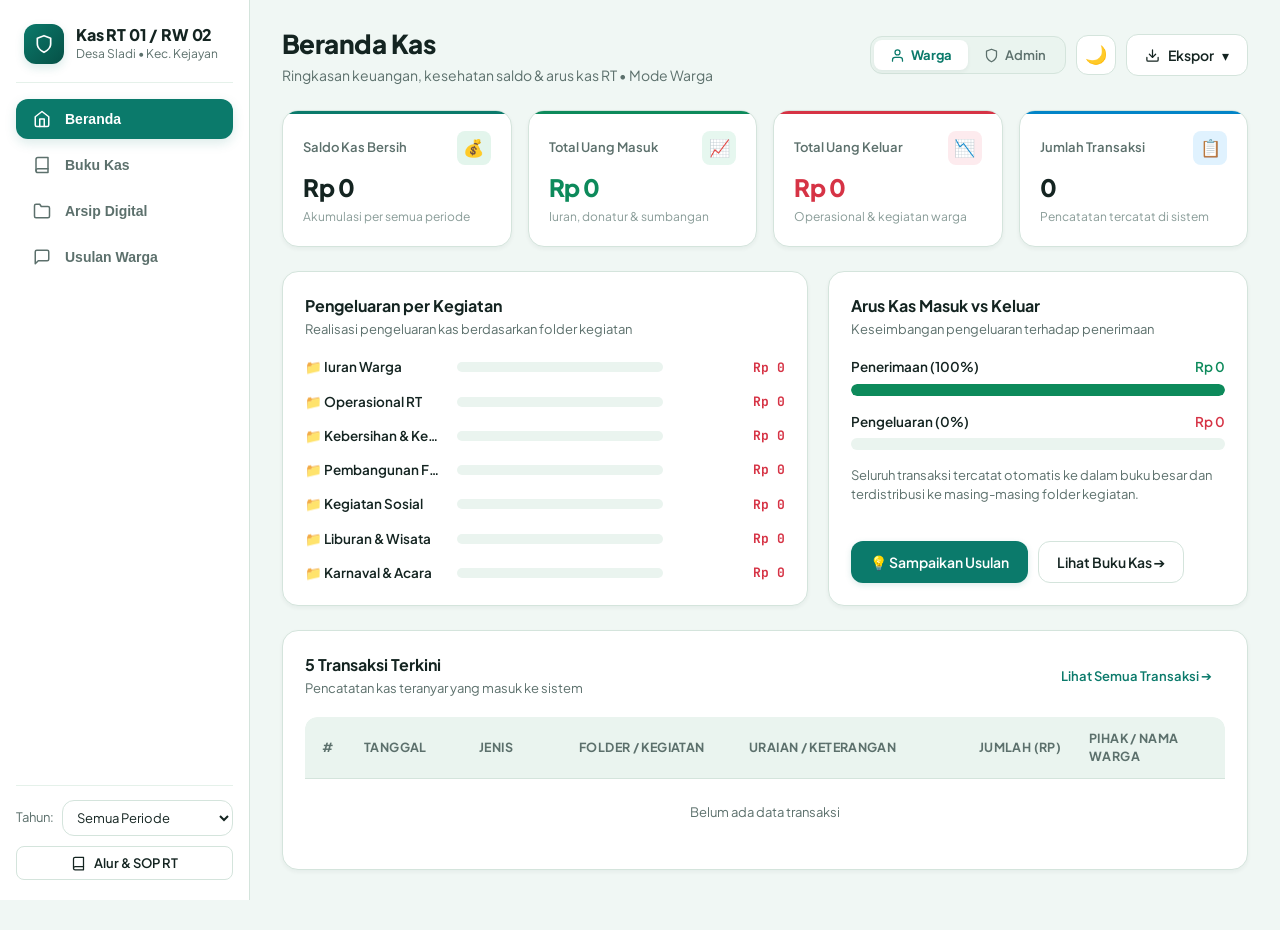
<file: index_legacy.html>
<!DOCTYPE html>
<html lang="id">
<head>
  <meta charset="utf-8">
  <meta name="viewport" content="width=device-width, initial-scale=1, viewport-fit=cover">
  <meta name="description" content="Sistem Informasi dan Transparansi Kas Warga RT 01 / RW 02 Desa Sladi, Kec. Kejayan. Pencatatan arus kas masuk, pengeluaran, arsip digital, dan aspirasi warga.">
  <meta name="theme-color" content="#0b7a6b">
  
  <title>Kas RT 01 / RW 02 – Desa Sladi</title>

  <!-- Google Fonts & Stylesheets -->
  <link rel="stylesheet" href="css/style.css">
  <link rel="stylesheet" href="css/print.css">
</head>
<body>

  <!-- Print Letterhead (Only visible during print / PDF export) -->
  <div class="print-letterhead">
    <h2>PENGURUS RUKUN TETANGGA 01 / RUKUN WARGA 02</h2>
    <p>DESA SLADI, KECAMATAN KEJAYAN, KABUPATEN PASURUAN</p>
    <p style="font-size:9pt; color:#444;">Laporan Pertanggungjawaban Kas dan Keuangan Warga</p>
  </div>

  <div class="app-container">
    <!-- Desktop Sidebar -->
    <aside class="sidebar">
      <div class="brand-wrapper">
        <div class="brand-logo">
          <svg width="20" height="20" viewBox="0 0 24 24" fill="none" stroke="currentColor" stroke-width="2" stroke-linecap="round" stroke-linejoin="round"><path d="M12 22s8-4 8-10V5l-8-3-8 3v7c0 6 8 10 8 10z"></path></svg>
        </div>
        <div class="brand-info">
          <span class="brand-name">Kas RT 01 / RW 02</span>
          <span class="brand-sub">Desa Sladi • Kec. Kejayan</span>
        </div>
      </div>

      <nav class="nav-menu">
        <button class="nav-item active" data-nav="home">
          <span class="nav-icon"><svg width="18" height="18" viewBox="0 0 24 24" fill="none" stroke="currentColor" stroke-width="2" stroke-linecap="round" stroke-linejoin="round"><path d="m3 9 9-7 9 7v11a2 2 0 0 1-2 2H5a2 2 0 0 1-2-2z"></path><polyline points="9 22 9 12 15 12 15 22"></polyline></svg></span>
          <span>Beranda</span>
        </button>
        <button class="nav-item" data-nav="kas">
          <span class="nav-icon"><svg width="18" height="18" viewBox="0 0 24 24" fill="none" stroke="currentColor" stroke-width="2" stroke-linecap="round" stroke-linejoin="round"><path d="M4 19.5A2.5 2.5 0 0 1 6.5 17H20"></path><path d="M6.5 2H20v20H6.5A2.5 2.5 0 0 1 4 19.5v-15A2.5 2.5 0 0 1 6.5 2z"></path></svg></span>
          <span>Buku Kas</span>
        </button>
        <button class="nav-item" data-nav="arsip">
          <span class="nav-icon"><svg width="18" height="18" viewBox="0 0 24 24" fill="none" stroke="currentColor" stroke-width="2" stroke-linecap="round" stroke-linejoin="round"><path d="M22 19a2 2 0 0 1-2 2H4a2 2 0 0 1-2-2V5a2 2 0 0 1 2-2h5l2 3h9a2 2 0 0 1 2 2z"></path></svg></span>
          <span>Arsip Digital</span>
        </button>
        <button class="nav-item" data-nav="usul">
          <span class="nav-icon"><svg width="18" height="18" viewBox="0 0 24 24" fill="none" stroke="currentColor" stroke-width="2" stroke-linecap="round" stroke-linejoin="round"><path d="M21 15a2 2 0 0 1-2 2H7l-4 4V5a2 2 0 0 1 2-2h14a2 2 0 0 1 2 2z"></path></svg></span>
          <span>Usulan Warga</span>
        </button>
        <button class="nav-item" data-nav="kelola" style="display:none;">
          <span class="nav-icon"><svg width="18" height="18" viewBox="0 0 24 24" fill="none" stroke="currentColor" stroke-width="2" stroke-linecap="round" stroke-linejoin="round"><circle cx="12" cy="12" r="3"></circle><path d="M19.4 15a1.65 1.65 0 0 0 .33 1.82l.06.06a2 2 0 0 1 0 2.83 2 2 0 0 1-2.83 0l-.06-.06a1.65 1.65 0 0 0-1.82-.33 1.65 1.65 0 0 0-1 1.51V21a2 2 0 0 1-2 2 2 2 0 0 1-2-2v-.09A1.65 1.65 0 0 0 9 19.4a1.65 1.65 0 0 0-1.82.33l-.06.06a2 2 0 0 1-2.83 0 2 2 0 0 1 0-2.83l.06-.06a1.65 1.65 0 0 0 .33-1.82 1.65 1.65 0 0 0-1.51-1H3a2 2 0 0 1-2-2 2 2 0 0 1 2-2h.09A1.65 1.65 0 0 0 4.6 9a1.65 1.65 0 0 0-.33-1.82l-.06-.06a2 2 0 0 1 0-2.83 2 2 0 0 1 2.83 0l.06.06a1.65 1.65 0 0 0 1.82.33H9a1.65 1.65 0 0 0 1-1.51V3a2 2 0 0 1 2-2 2 2 0 0 1 2 2v.09a1.65 1.65 0 0 0 1 1.51 1.65 1.65 0 0 0 1.82-.33l.06-.06a2 2 0 0 1 2.83 0 2 2 0 0 1 0 2.83l-.06.06a1.65 1.65 0 0 0-.33 1.82V9a1.65 1.65 0 0 0 1.51 1H21a2 2 0 0 1 2 2 2 2 0 0 1-2 2h-.09a1.65 1.65 0 0 0-1.51 1z"></path></svg></span>
          <span>Kelola RT</span>
          <span class="nav-badge">Admin</span>
        </button>
      </nav>

      <div class="sidebar-footer">
        <div class="year-select-wrapper">
          <span>Tahun:</span>
          <select id="sidebarYearSelect" aria-label="Pilih Tahun Transaksi">
            <option value="Semua">Semua Periode</option>
            <option value="2026">Tahun 2026</option>
            <option value="2025">Tahun 2025</option>
          </select>
        </div>

        <button class="btn btn-secondary btn-sm" onclick="KasUI.openAlurRTModal()" style="width:100%;">
          <svg width="15" height="15" viewBox="0 0 24 24" fill="none" stroke="currentColor" stroke-width="2" stroke-linecap="round" stroke-linejoin="round"><path d="M4 19.5A2.5 2.5 0 0 1 6.5 17H20"></path><path d="M6.5 2H20v20H6.5A2.5 2.5 0 0 1 4 19.5v-15A2.5 2.5 0 0 1 6.5 2z"></path></svg>
          Alur & SOP RT
        </button>
      </div>
    </aside>

    <!-- Main Content Area -->
    <main class="main-wrapper">
      <!-- Top Application Header -->
      <header class="top-bar">
        <div class="page-headline">
          <h1 id="pageTitle">Beranda Kas</h1>
          <p id="pageSubtitle">Ringkasan keuangan, kesehatan saldo & arus kas RT</p>
        </div>

        <div class="top-actions">
          <!-- Role Switcher Segmented Control -->
          <div class="segmented-control" role="group" aria-label="Mode Pengguna">
            <button class="segment-btn active" data-mode="w">
              <svg width="15" height="15" viewBox="0 0 24 24" fill="none" stroke="currentColor" stroke-width="2" stroke-linecap="round" stroke-linejoin="round"><path d="M20 21v-2a4 4 0 0 0-4-4H8a4 4 0 0 0-4 4v2"></path><circle cx="12" cy="7" r="4"></circle></svg>
              <span>Warga</span>
            </button>
            <button class="segment-btn" data-mode="a">
              <svg width="15" height="15" viewBox="0 0 24 24" fill="none" stroke="currentColor" stroke-width="2" stroke-linecap="round" stroke-linejoin="round"><path d="M12 22s8-4 8-10V5l-8-3-8 3v7c0 6 8 10 8 10z"></path></svg>
              <span>Admin</span>
            </button>
          </div>

          <!-- Theme Toggle -->
          <button class="btn-icon-theme" id="themeToggleBtn" title="Ganti Mode Gelap/Terang" aria-label="Ganti Tema">
            <svg width="18" height="18" viewBox="0 0 24 24" fill="none" stroke="currentColor" stroke-width="2" stroke-linecap="round" stroke-linejoin="round"><path d="M21 12.79A9 9 0 1 1 11.21 3 7 7 0 0 0 21 12.79z"></path></svg>
          </button>

          <!-- Export Dropdown -->
          <div class="dropdown">
            <button class="btn btn-secondary" id="exportDropdownBtn" aria-haspopup="true">
              <svg width="15" height="15" viewBox="0 0 24 24" fill="none" stroke="currentColor" stroke-width="2" stroke-linecap="round" stroke-linejoin="round"><path d="M21 15v4a2 2 0 0 1-2 2H5a2 2 0 0 1-2-2v-4"></path><polyline points="7 10 12 15 17 10"></polyline><line x1="12" y1="15" x2="12" y2="3"></line></svg>
              <span>Ekspor</span>
              <span>▾</span>
            </button>
            <div class="dropdown-menu" id="exportDropdownMenu">
              <!-- Dynamically populated via JS -->
            </div>
          </div>
        </div>
      </header>

      <!-- Dynamic Views Container -->
      <section id="viewContainer">
        <!-- Rendered by KasUI based on active route -->
      </section>

      <!-- Print Signatures (Only visible during print / PDF export) -->
      <div class="print-signatures">
        <div class="print-sign-box">
          <div>Mengetahui,</div>
          <div>Ketua RT 01 / RW 02</div>
          <div class="print-sign-space"></div>
          <div class="print-sign-name" id="printKetuaName">Bpk. Joko Wardoyo</div>
        </div>
        <div class="print-sign-box">
          <div>Pasuruan, <span id="printDate"></span></div>
          <div>Bendahara RT 01</div>
          <div class="print-sign-space"></div>
          <div class="print-sign-name" id="printBendaharaName">Bpk. Hendra Pratama</div>
        </div>
      </div>
    </main>
  </div>

  <!-- Mobile Bottom Navigation Bar -->
  <nav class="bottom-nav">
    <button class="bottom-nav-item active" data-nav="home">
      <span class="bottom-icon"><svg width="18" height="18" viewBox="0 0 24 24" fill="none" stroke="currentColor" stroke-width="2" stroke-linecap="round" stroke-linejoin="round"><path d="m3 9 9-7 9 7v11a2 2 0 0 1-2 2H5a2 2 0 0 1-2-2z"></path><polyline points="9 22 9 12 15 12 15 22"></polyline></svg></span>
      <span>Beranda</span>
    </button>
    <button class="bottom-nav-item" data-nav="kas">
      <span class="bottom-icon"><svg width="18" height="18" viewBox="0 0 24 24" fill="none" stroke="currentColor" stroke-width="2" stroke-linecap="round" stroke-linejoin="round"><path d="M4 19.5A2.5 2.5 0 0 1 6.5 17H20"></path><path d="M6.5 2H20v20H6.5A2.5 2.5 0 0 1 4 19.5v-15A2.5 2.5 0 0 1 6.5 2z"></path></svg></span>
      <span>Buku Kas</span>
    </button>
    <button class="bottom-nav-item" data-nav="arsip">
      <span class="bottom-icon"><svg width="18" height="18" viewBox="0 0 24 24" fill="none" stroke="currentColor" stroke-width="2" stroke-linecap="round" stroke-linejoin="round"><path d="M22 19a2 2 0 0 1-2 2H4a2 2 0 0 1-2-2V5a2 2 0 0 1 2-2h5l2 3h9a2 2 0 0 1 2 2z"></path></svg></span>
      <span>Arsip</span>
    </button>
    <button class="bottom-nav-item" data-nav="usul">
      <span class="bottom-icon"><svg width="18" height="18" viewBox="0 0 24 24" fill="none" stroke="currentColor" stroke-width="2" stroke-linecap="round" stroke-linejoin="round"><path d="M21 15a2 2 0 0 1-2 2H7l-4 4V5a2 2 0 0 1 2-2h14a2 2 0 0 1 2 2z"></path></svg></span>
      <span>Usulan</span>
    </button>
    <button class="bottom-nav-item" data-nav="kelola" style="display:none;">
      <span class="bottom-icon"><svg width="18" height="18" viewBox="0 0 24 24" fill="none" stroke="currentColor" stroke-width="2" stroke-linecap="round" stroke-linejoin="round"><circle cx="12" cy="12" r="3"></circle><path d="M19.4 15a1.65 1.65 0 0 0 .33 1.82l.06.06a2 2 0 0 1 0 2.83 2 2 0 0 1-2.83 0l-.06-.06a1.65 1.65 0 0 0-1.82-.33 1.65 1.65 0 0 0-1 1.51V21a2 2 0 0 1-2 2 2 2 0 0 1-2-2v-.09A1.65 1.65 0 0 0 9 19.4a1.65 1.65 0 0 0-1.82.33l-.06.06a2 2 0 0 1-2.83 0 2 2 0 0 1 0-2.83l.06-.06a1.65 1.65 0 0 0 .33-1.82 1.65 1.65 0 0 0-1.51-1H3a2 2 0 0 1-2-2 2 2 0 0 1 2-2h.09A1.65 1.65 0 0 0 4.6 9a1.65 1.65 0 0 0-.33-1.82l-.06-.06a2 2 0 0 1 0-2.83 2 2 0 0 1 2.83 0l.06.06a1.65 1.65 0 0 0 1.82.33H9a1.65 1.65 0 0 0 1-1.51V3a2 2 0 0 1 2-2 2 2 0 0 1 2 2v.09a1.65 1.65 0 0 0 1 1.51 1.65 1.65 0 0 0 1.82-.33l.06-.06a2 2 0 0 1 2.83 0 2 2 0 0 1 0 2.83l-.06.06a1.65 1.65 0 0 0-.33 1.82V9a1.65 1.65 0 0 0 1.51 1H21a2 2 0 0 1 2 2 2 2 0 0 1-2 2h-.09a1.65 1.65 0 0 0-1.51 1z"></path></svg></span>
      <span>Kelola</span>
    </button>
  </nav>

  <!-- SheetJS Library -->
  <script src="js/xlsx.full.min.js"></script>

  <!-- Application Scripts -->
  <script src="js/data.js"></script>
  <script src="js/store.js"></script>
  <script src="js/export.js"></script>
  <script src="js/ui.js"></script>
  <script src="js/app.js"></script>

</body>
</html>
</file>
<file: css/style.css>
/* ==========================================================================
   Kas RT 01 / RW 02 Desa Sladi - Design System & Modern Stylesheet
   ========================================================================== */

@import url('https://fonts.googleapis.com/css2?family=Plus+Jakarta+Sans:wght@400;500;600;700;800&family=JetBrains+Mono:wght@400;500&display=swap');

:root {
  /* Color Palette - Light Mode: Soft Sage Mint (#f0f7f4: Teduh di mata, kartu putih kontras bersih) */
  --bg: #f0f7f4;
  --surface: #ffffff;
  --surface-alt: #eaf4ef;
  --surface-hover: #e0eee7;
  --border: #d4e4dc;
  --border-subtle: #e5f1ea;
  --accent: #72e4a7;
  
  --text-main: #142421;
  --text-muted: #5c706c;
  --text-light: #899c98;

  --primary: #0b7a6b;
  --primary-hover: #086357;
  --primary-active: #064e44;
  --primary-light: #e3f5ec;
  --primary-glow: rgba(11, 122, 107, 0.15);

  --in: #0d8a5b;
  --in-bg: #e6f7ef;
  --in-border: #b1e8cf;
  
  --out: #d63345;
  --out-bg: #fdebee;
  --out-border: #f8c0c7;

  --warn: #c97a00;
  --warn-bg: #fef6e7;
  --warn-border: #fcdfa8;

  --info: #0284c7;
  --info-bg: #e0f2fe;

  --radius-xs: 6px;
  --radius-sm: 8px;
  --radius-md: 12px;
  --radius-lg: 16px;
  --radius-xl: 20px;
  --radius-full: 9999px;

  --shadow-xs: 0 1px 2px rgba(18, 36, 33, 0.04);
  --shadow-sm: 0 2px 4px rgba(18, 36, 33, 0.05);
  --shadow-md: 0 6px 12px -2px rgba(18, 36, 33, 0.08), 0 3px 6px -3px rgba(18, 36, 33, 0.04);
  --shadow-lg: 0 14px 24px -4px rgba(18, 36, 33, 0.1), 0 6px 10px -4px rgba(18, 36, 33, 0.04);
  --shadow-xl: 0 24px 38px -6px rgba(18, 36, 33, 0.14);

  --transition-fast: 0.15s ease;
  --transition-normal: 0.25s cubic-bezier(0.4, 0, 0.2, 1);
  --transition-bounce: 0.35s cubic-bezier(0.34, 1.56, 0.64, 1);

  --sidebar-width: 250px;
  --font-main: "Plus Jakarta Sans", system-ui, -apple-system, sans-serif;
  --font-mono: "JetBrains Mono", monospace;
}

[data-bg="vivid"] {
  --bg: #72e4a7;
  --surface: #ffffff;
  --surface-alt: #d5fae7;
  --surface-hover: #c1f6d9;
  --border: #4fc98f;
  --border-subtle: #89eab8;
  --text-main: #0c382b;
  --text-muted: #276251;
  --primary: #075c50;
  --primary-hover: #05483e;
}

[data-theme="dark"] {
  --bg: #0f1615;
  --surface: #16201e;
  --surface-alt: #1c2927;
  --surface-hover: #223230;
  --border: #263835;
  --border-subtle: #1e2c29;

  --text-main: #edf5f3;
  --text-muted: #95aaa6;
  --text-light: #6a7f7b;

  --primary: #38c5b0;
  --primary-hover: #4fd1bd;
  --primary-active: #2bb39e;
  --primary-light: #163631;
  --primary-glow: rgba(56, 197, 176, 0.2);

  --in: #34d399;
  --in-bg: #06402e;
  --in-border: #0b6348;

  --out: #f87171;
  --out-bg: #451119;
  --out-border: #6d1b27;

  --warn: #fbbf24;
  --warn-bg: #3d2a04;
  --warn-border: #634306;

  --info: #38bdf8;
  --info-bg: #0c3349;

  --shadow-xs: 0 1px 2px rgba(0, 0, 0, 0.2);
  --shadow-sm: 0 2px 4px rgba(0, 0, 0, 0.25);
  --shadow-md: 0 6px 12px -2px rgba(0, 0, 0, 0.35);
  --shadow-lg: 0 14px 24px -4px rgba(0, 0, 0, 0.45);
  --shadow-xl: 0 24px 38px -6px rgba(0, 0, 0, 0.55);
}

/* Base Reset & Core Typography */
*, *::before, *::after {
  box-sizing: border-box;
  margin: 0;
  padding: 0;
}

html {
  font-size: 15px;
  scroll-behavior: smooth;
  scroll-padding-top: env(safe-area-inset-top, 0px);
}

body {
  font-family: var(--font-main);
  background-color: var(--bg);
  color: var(--text-main);
  line-height: 1.5;
  -webkit-font-smoothing: antialiased;
  -moz-osx-font-smoothing: grayscale;
  min-height: 100vh;
  overflow-x: hidden;
}

/* Master Layout */
.app-container {
  display: flex;
  min-height: 100vh;
  position: relative;
}

/* Sidebar Styles */
.sidebar {
  width: var(--sidebar-width);
  background: var(--surface);
  border-right: 1px solid var(--border);
  position: sticky;
  top: 0;
  height: 100vh;
  display: flex;
  flex-direction: column;
  padding: 20px 16px;
  z-index: 40;
  transition: background var(--transition-normal), border var(--transition-normal);
}

.brand-wrapper {
  display: flex;
  align-items: center;
  gap: 12px;
  padding: 4px 8px 18px;
  border-bottom: 1px solid var(--border-subtle);
  margin-bottom: 16px;
}

.brand-logo {
  width: 40px;
  height: 40px;
  border-radius: var(--radius-md);
  background: linear-gradient(135deg, var(--primary) 0%, #065046 100%);
  color: #ffffff;
  display: flex;
  align-items: center;
  justify-content: center;
  font-size: 20px;
  box-shadow: 0 4px 10px var(--primary-glow);
  flex-shrink: 0;
}

.brand-info {
  display: flex;
  flex-direction: column;
}

.brand-name {
  font-size: 16px;
  font-weight: 800;
  letter-spacing: -0.01em;
  color: var(--text-main);
  line-height: 1.2;
}

.brand-sub {
  font-size: 12px;
  color: var(--text-muted);
  display: flex;
  align-items: center;
  gap: 4px;
}

/* Navigation List */
.nav-menu {
  display: flex;
  flex-direction: column;
  gap: 6px;
  flex: 1;
}

.nav-item {
  display: flex;
  align-items: center;
  gap: 12px;
  padding: 10px 14px;
  border-radius: var(--radius-md);
  color: var(--text-muted);
  font-size: 14px;
  font-weight: 600;
  text-decoration: none;
  background: transparent;
  border: 1px solid transparent;
  cursor: pointer;
  transition: all var(--transition-fast);
  text-align: left;
}

.nav-item:hover {
  background: var(--surface-alt);
  color: var(--text-main);
  transform: translateX(2px);
}

.nav-item.active {
  background: var(--primary);
  color: #ffffff;
  box-shadow: 0 4px 12px var(--primary-glow);
}

.nav-item .nav-icon {
  font-size: 18px;
  display: flex;
  align-items: center;
  justify-content: center;
  width: 22px;
}

.nav-item .nav-badge {
  margin-left: auto;
  font-size: 11px;
  padding: 2px 7px;
  border-radius: var(--radius-full);
  background: rgba(255, 255, 255, 0.25);
  font-weight: 700;
}

/* Sidebar Footer */
.sidebar-footer {
  margin-top: auto;
  padding-top: 14px;
  border-top: 1px solid var(--border-subtle);
  display: flex;
  flex-direction: column;
  gap: 10px;
}

.year-select-wrapper {
  display: flex;
  align-items: center;
  gap: 8px;
  font-size: 13px;
  color: var(--text-muted);
}

.year-select-wrapper select {
  flex: 1;
  padding: 6px 10px;
  font-size: 13px;
  height: 36px;
}

/* Main Content Area */
.main-wrapper {
  flex: 1;
  min-width: 0;
  display: flex;
  flex-direction: column;
  padding: 24px 32px 60px;
  max-width: 1320px;
  margin: 0 auto;
  width: 100%;
}

/* Top App Bar */
.top-bar {
  display: flex;
  align-items: center;
  justify-content: space-between;
  gap: 16px;
  margin-bottom: 24px;
  flex-wrap: wrap;
}

.page-headline h1 {
  font-size: 26px;
  font-weight: 800;
  letter-spacing: -0.02em;
  color: var(--text-main);
  margin-bottom: 2px;
}

.page-headline p {
  font-size: 14px;
  color: var(--text-muted);
}

.top-actions {
  display: flex;
  align-items: center;
  gap: 10px;
}

/* Mode Switcher Segmented Control */
.segmented-control {
  display: inline-flex;
  background: var(--surface-alt);
  border: 1px solid var(--border);
  padding: 3px;
  border-radius: var(--radius-md);
  position: relative;
}

.segment-btn {
  border: 0;
  background: transparent;
  padding: 7px 16px;
  border-radius: var(--radius-sm);
  font-family: var(--font-main);
  font-size: 13px;
  font-weight: 600;
  color: var(--text-muted);
  cursor: pointer;
  display: inline-flex;
  align-items: center;
  gap: 6px;
  transition: all var(--transition-fast);
}

.segment-btn:hover {
  color: var(--text-main);
}

.segment-btn.active {
  background: var(--surface);
  color: var(--primary);
  box-shadow: var(--shadow-sm);
  font-weight: 700;
}

/* Theme Toggle Button */
.btn-icon-theme {
  width: 40px;
  height: 40px;
  border-radius: var(--radius-md);
  border: 1px solid var(--border);
  background: var(--surface);
  color: var(--text-main);
  display: flex;
  align-items: center;
  justify-content: center;
  cursor: pointer;
  transition: all var(--transition-fast);
  font-size: 18px;
}

.btn-icon-theme:hover {
  background: var(--surface-alt);
  transform: rotate(15deg);
}

/* General Buttons */
.btn {
  display: inline-flex;
  align-items: center;
  justify-content: center;
  gap: 8px;
  height: 42px;
  padding: 0 18px;
  border-radius: var(--radius-md);
  font-family: var(--font-main);
  font-size: 14px;
  font-weight: 600;
  text-decoration: none;
  cursor: pointer;
  border: 1px solid transparent;
  transition: all var(--transition-fast);
  white-space: nowrap;
}

.btn:active {
  transform: scale(0.98);
}

.btn-primary {
  background: var(--primary);
  color: #ffffff;
  box-shadow: 0 2px 6px var(--primary-glow);
}

.btn-primary:hover {
  background: var(--primary-hover);
  box-shadow: 0 4px 12px var(--primary-glow);
}

.btn-secondary {
  background: var(--surface);
  border-color: var(--border);
  color: var(--text-main);
}

.btn-secondary:hover {
  background: var(--surface-alt);
  border-color: var(--primary);
}

.btn-ghost {
  background: transparent;
  color: var(--primary);
  border-color: transparent;
}

.btn-ghost:hover {
  background: var(--primary-light);
}

.btn-danger {
  background: var(--surface);
  border-color: var(--out-border);
  color: var(--out);
}

.btn-danger:hover {
  background: var(--out-bg);
}

.btn-sm {
  height: 34px;
  padding: 0 12px;
  font-size: 13px;
  border-radius: var(--radius-sm);
}

.btn-lg {
  height: 48px;
  padding: 0 24px;
  font-size: 15px;
  font-weight: 700;
}

/* Dropdown Menu */
.dropdown {
  position: relative;
}

.dropdown-menu {
  position: absolute;
  top: calc(100% + 8px);
  right: 0;
  min-width: 240px;
  background: var(--surface);
  border: 1px solid var(--border);
  border-radius: var(--radius-md);
  box-shadow: var(--shadow-lg);
  padding: 6px;
  z-index: 100;
  display: none;
  backdrop-filter: blur(12px);
  animation: slideDown 0.18s ease-out;
}

.dropdown-menu.show {
  display: block;
}

@keyframes slideDown {
  from {
    opacity: 0;
    transform: translateY(-6px);
  }
  to {
    opacity: 1;
    transform: translateY(0);
  }
}

.dropdown-item {
  width: 100%;
  border: 0;
  background: transparent;
  padding: 9px 12px;
  border-radius: var(--radius-sm);
  font-family: var(--font-main);
  font-size: 13.5px;
  color: var(--text-main);
  text-align: left;
  cursor: pointer;
  display: flex;
  align-items: center;
  gap: 10px;
  transition: background var(--transition-fast);
}

.dropdown-item:hover {
  background: var(--surface-alt);
  color: var(--primary);
}

.dropdown-divider {
  height: 1px;
  background: var(--border-subtle);
  margin: 5px 0;
}

.dropdown-header {
  font-size: 11px;
  font-weight: 700;
  text-transform: uppercase;
  color: var(--text-light);
  padding: 6px 12px 2px;
  letter-spacing: 0.04em;
}

/* Stat Cards Grid */
.stats-grid {
  display: grid;
  grid-template-columns: repeat(4, 1fr);
  gap: 16px;
  margin-bottom: 24px;
}

.stat-card {
  background: var(--surface);
  border: 1px solid var(--border);
  border-radius: var(--radius-lg);
  padding: 20px;
  box-shadow: var(--shadow-sm);
  position: relative;
  overflow: hidden;
  transition: all var(--transition-fast);
}

.stat-card:hover {
  transform: translateY(-2px);
  box-shadow: var(--shadow-md);
  border-color: var(--border-subtle);
}

.stat-card::after {
  content: "";
  position: absolute;
  top: 0;
  left: 0;
  right: 0;
  height: 3px;
  background: transparent;
}

.stat-card.card-saldo::after { background: var(--primary); }
.stat-card.card-masuk::after { background: var(--in); }
.stat-card.card-keluar::after { background: var(--out); }
.stat-card.card-transaksi::after { background: var(--info); }

.stat-head {
  display: flex;
  align-items: center;
  justify-content: space-between;
  margin-bottom: 8px;
}

.stat-label {
  font-size: 13px;
  font-weight: 600;
  color: var(--text-muted);
}

.stat-icon {
  width: 34px;
  height: 34px;
  border-radius: var(--radius-sm);
  display: flex;
  align-items: center;
  justify-content: center;
  font-size: 17px;
}

.icon-saldo { background: var(--primary-light); color: var(--primary); }
.icon-masuk { background: var(--in-bg); color: var(--in); }
.icon-keluar { background: var(--out-bg); color: var(--out); }
.icon-transaksi { background: var(--info-bg); color: var(--info); }

.stat-value {
  font-size: 24px;
  font-weight: 800;
  letter-spacing: -0.02em;
  color: var(--text-main);
  line-height: 1.2;
}

.stat-value.text-in { color: var(--in); }
.stat-value.text-out { color: var(--out); }

.stat-foot {
  margin-top: 6px;
  font-size: 12px;
  color: var(--text-light);
  display: flex;
  align-items: center;
  gap: 4px;
}

/* Alert Banner */
.alert-banner {
  border-radius: var(--radius-md);
  padding: 12px 18px;
  margin-bottom: 24px;
  display: flex;
  align-items: center;
  gap: 14px;
  font-size: 13.5px;
  border: 1px solid transparent;
}

.alert-success {
  background: var(--in-bg);
  border-color: var(--in-border);
  color: var(--in);
}

.alert-warning {
  background: var(--warn-bg);
  border-color: var(--warn-border);
  color: var(--warn);
}

.alert-icon {
  font-size: 20px;
  flex-shrink: 0;
}

.alert-body {
  flex: 1;
}

.alert-action {
  margin-left: auto;
}

/* Dashboard Two-Column Grid */
.dashboard-grid {
  display: grid;
  grid-template-columns: 1.25fr 1fr;
  gap: 20px;
  margin-bottom: 24px;
}

/* Generic Card Container */
.card {
  background: var(--surface);
  border: 1px solid var(--border);
  border-radius: var(--radius-lg);
  padding: 22px;
  box-shadow: var(--shadow-sm);
}

.card-header {
  display: flex;
  align-items: center;
  justify-content: space-between;
  margin-bottom: 18px;
}

.card-title {
  font-size: 16px;
  font-weight: 700;
  color: var(--text-main);
  display: flex;
  align-items: center;
  gap: 8px;
}

.card-subtitle {
  font-size: 13px;
  color: var(--text-muted);
  margin-top: 2px;
}

/* Progress & Realisasi Bars */
.progress-list {
  display: flex;
  flex-direction: column;
  gap: 14px;
}

.progress-row {
  display: grid;
  grid-template-columns: 140px 1fr 110px;
  align-items: center;
  gap: 12px;
  font-size: 13.5px;
}

.progress-name {
  font-weight: 600;
  color: var(--text-main);
  white-space: nowrap;
  overflow: hidden;
  text-overflow: ellipsis;
}

.progress-track {
  height: 10px;
  background: var(--surface-alt);
  border-radius: var(--radius-full);
  overflow: hidden;
  position: relative;
}

.progress-fill {
  height: 100%;
  border-radius: var(--radius-full);
  transition: width 0.6s cubic-bezier(0.4, 0, 0.2, 1);
}

.progress-amount {
  text-align: right;
  font-weight: 700;
  font-family: var(--font-mono);
  font-size: 13px;
}

/* Masuk vs Keluar Visual Box */
.cashflow-ratio-box {
  display: flex;
  flex-direction: column;
  gap: 16px;
}

.ratio-row {
  display: flex;
  flex-direction: column;
  gap: 6px;
}

.ratio-label-group {
  display: flex;
  justify-content: space-between;
  font-size: 13.5px;
  font-weight: 600;
}

/* Badges */
.badge {
  display: inline-flex;
  align-items: center;
  gap: 4px;
  padding: 3px 9px;
  border-radius: var(--radius-full);
  font-size: 12px;
  font-weight: 700;
  line-height: 1;
  white-space: nowrap;
}

.badge-in {
  background: var(--in-bg);
  color: var(--in);
  border: 1px solid var(--in-border);
}

.badge-out {
  background: var(--out-bg);
  color: var(--out);
  border: 1px solid var(--out-border);
}

.badge-warn {
  background: var(--warn-bg);
  color: var(--warn);
  border: 1px solid var(--warn-border);
}

.badge-neutral {
  background: var(--surface-alt);
  color: var(--text-muted);
  border: 1px solid var(--border);
}

.badge-info {
  background: var(--info-bg);
  color: var(--info);
  border: 1px solid var(--border);
}

/* Modern Data Tables */
.table-container {
  width: 100%;
  overflow-x: auto;
  border-radius: var(--radius-md);
}

table {
  width: 100%;
  border-collapse: separate;
  border-spacing: 0;
  font-size: 14px;
}

thead th {
  background: var(--surface-alt);
  color: var(--text-muted);
  font-weight: 700;
  font-size: 12.5px;
  text-transform: uppercase;
  letter-spacing: 0.03em;
  padding: 12px 14px;
  text-align: left;
  border-bottom: 1px solid var(--border);
}

thead th:first-child {
  border-top-left-radius: var(--radius-md);
}

thead th:last-child {
  border-top-right-radius: var(--radius-md);
}

tbody tr {
  transition: background var(--transition-fast);
}

tbody tr:hover {
  background: var(--surface-hover);
}

tbody td {
  padding: 14px;
  border-bottom: 1px solid var(--border-subtle);
  vertical-align: middle;
}

tbody tr:last-child td {
  border-bottom: none;
}

td.text-right, th.text-right {
  text-align: right;
}

td.mono {
  font-family: var(--font-mono);
  font-weight: 700;
}

.text-in { color: var(--in); }
.text-out { color: var(--out); }

/* Filter Bars & Tabs */
.filter-wrapper {
  display: flex;
  flex-direction: column;
  gap: 14px;
  margin-bottom: 20px;
}

.filter-tabs {
  display: flex;
  align-items: center;
  gap: 8px;
  flex-wrap: wrap;
}

.tab-btn {
  padding: 8px 18px;
  border-radius: var(--radius-full);
  border: 1px solid var(--border);
  background: var(--surface);
  color: var(--text-muted);
  font-family: var(--font-main);
  font-size: 13.5px;
  font-weight: 600;
  cursor: pointer;
  transition: all var(--transition-fast);
}

.tab-btn:hover {
  border-color: var(--primary);
  color: var(--text-main);
}

.tab-btn.active {
  background: var(--primary);
  color: #ffffff;
  border-color: var(--primary);
  box-shadow: 0 2px 6px var(--primary-glow);
}

.filter-inputs {
  display: flex;
  align-items: center;
  gap: 10px;
  flex-wrap: wrap;
}

.search-box {
  position: relative;
  flex: 1;
  min-width: 240px;
}

.search-icon {
  position: absolute;
  left: 12px;
  top: 50%;
  transform: translateY(-50%);
  color: var(--text-light);
  font-size: 16px;
  pointer-events: none;
}

input[type="text"],
input[type="number"],
input[type="date"],
input[type="search"],
select,
textarea {
  font-family: var(--font-main);
  font-size: 14px;
  color: var(--text-main);
  background: var(--surface);
  border: 1px solid var(--border);
  border-radius: var(--radius-md);
  padding: 0 14px;
  height: 42px;
  outline: none;
  transition: border-color var(--transition-fast), box-shadow var(--transition-fast);
  width: 100%;
}

.search-box input {
  padding-left: 38px;
}

input:focus,
select:focus,
textarea:focus {
  border-color: var(--primary);
  box-shadow: 0 0 0 3px var(--primary-glow);
}

textarea {
  height: auto;
  min-height: 90px;
  padding: 12px 14px;
  resize: vertical;
}

/* Summary Bar Strip */
.summary-strip {
  display: flex;
  align-items: center;
  gap: 20px;
  background: var(--surface-alt);
  border: 1px solid var(--border);
  border-radius: var(--radius-md);
  padding: 12px 18px;
  margin-bottom: 16px;
  flex-wrap: wrap;
  font-size: 13.5px;
}

.summary-item {
  display: flex;
  align-items: center;
  gap: 6px;
}

.summary-item b {
  font-family: var(--font-mono);
  font-weight: 700;
  font-size: 14px;
}

/* Breadcrumbs */
.breadcrumb-trail {
  display: flex;
  align-items: center;
  gap: 8px;
  font-size: 14px;
  margin-bottom: 16px;
  color: var(--text-muted);
}

.breadcrumb-trail a {
  color: var(--primary);
  font-weight: 600;
  text-decoration: none;
  cursor: pointer;
}

.breadcrumb-trail a:hover {
  text-decoration: underline;
}

.breadcrumb-sep {
  color: var(--text-light);
}

/* Explorer Layout (Arsip) */
.explorer-layout {
  display: grid;
  grid-template-columns: 260px 1fr 260px;
  gap: 16px;
  align-items: start;
}

.folder-tree {
  display: flex;
  flex-direction: column;
  gap: 4px;
}

.folder-tree-btn {
  display: flex;
  align-items: center;
  gap: 10px;
  width: 100%;
  padding: 8px 12px;
  border-radius: var(--radius-sm);
  background: transparent;
  border: 0;
  color: var(--text-main);
  font-family: var(--font-main);
  font-size: 13.5px;
  text-align: left;
  cursor: pointer;
  transition: all var(--transition-fast);
}

.folder-tree-btn:hover {
  background: var(--surface-alt);
}

.folder-tree-btn.active {
  background: var(--primary-light);
  color: var(--primary);
  font-weight: 700;
}

.tree-folder-group {
  display: flex;
  flex-direction: column;
}

.tree-folder-row {
  display: flex;
  align-items: center;
  width: 100%;
  border-radius: var(--radius-sm);
  transition: background var(--transition-fast);
}

.tree-folder-row:hover, .tree-folder-row.active {
  background: var(--surface-alt);
}

.tree-folder-row.active {
  background: var(--primary-light);
  color: var(--primary);
  font-weight: 700;
}

.tree-toggle-btn {
  width: 26px;
  height: 36px;
  border: 0;
  background: none;
  display: flex;
  align-items: center;
  justify-content: center;
  color: var(--text-muted);
  cursor: pointer;
  font-size: 10px;
  padding: 0;
  flex-shrink: 0;
}

.tree-sub-files {
  border-left: 2px solid var(--border);
  margin-left: 12px;
  padding-left: 6px;
  display: flex;
  flex-direction: column;
  gap: 2px;
  margin-top: 2px;
  margin-bottom: 6px;
}

.tree-file-btn {
  display: flex;
  align-items: center;
  gap: 7px;
  width: 100%;
  min-height: 32px;
  border: 0;
  background: none;
  color: var(--text-main);
  font-family: var(--font-main);
  font-size: 12px;
  padding: 4px 6px;
  border-radius: var(--radius-xs);
  cursor: pointer;
  text-align: left;
  transition: all var(--transition-fast);
}

.tree-file-btn:hover {
  background: var(--surface-alt);
  color: var(--primary);
}

.tree-file-btn.active {
  background: var(--primary);
  color: #ffffff !important;
  font-weight: 600;
}

.tree-file-btn.active small {
  color: rgba(255, 255, 255, 0.85) !important;
}

.tree-file-btn.active .badge {
  background: rgba(255, 255, 255, 0.25) !important;
  color: #ffffff !important;
}

/* Grid & Folder Cards */
.folders-grid {
  display: grid;
  grid-template-columns: repeat(auto-fill, minmax(210px, 1fr));
  gap: 14px;
}

.folder-card {
  background: var(--surface);
  border: 1px solid var(--border);
  border-radius: var(--radius-lg);
  padding: 18px;
  cursor: pointer;
  transition: all var(--transition-fast);
  display: flex;
  flex-direction: column;
  gap: 8px;
}

.folder-card:hover {
  transform: translateY(-3px);
  border-color: var(--primary);
  box-shadow: var(--shadow-md);
}

.folder-card .folder-icon {
  font-size: 32px;
}

.folder-card .folder-title {
  font-weight: 700;
  font-size: 15px;
  color: var(--text-main);
}

.folder-card .folder-meta {
  font-size: 12px;
  color: var(--text-muted);
}

.folder-card .folder-balance {
  margin-top: auto;
  padding-top: 10px;
  border-top: 1px solid var(--border-subtle);
  display: flex;
  align-items: center;
  justify-content: space-between;
}

/* File / Document Row Item */
.file-item {
  display: grid;
  grid-template-columns: 36px 1fr auto;
  align-items: center;
  gap: 12px;
  background: var(--surface);
  border: 1px solid var(--border);
  border-radius: var(--radius-md);
  padding: 12px 14px;
  margin-bottom: 10px;
  cursor: pointer;
  transition: all var(--transition-fast);
}

.file-item:hover {
  border-color: var(--primary);
  transform: translateX(3px);
  box-shadow: var(--shadow-sm);
}

.file-item.active {
  border-color: var(--primary);
  background: var(--primary-light);
}

.file-item .file-icon {
  font-size: 24px;
  display: flex;
  align-items: center;
  justify-content: center;
}

.file-item .file-name {
  font-weight: 600;
  font-size: 14px;
  color: var(--text-main);
}

.file-item .file-desc {
  font-size: 12px;
  color: var(--text-muted);
}

/* Usulan Aspirasi Cards */
.usulan-list {
  display: flex;
  flex-direction: column;
  gap: 16px;
}

.usulan-card {
  background: var(--surface);
  border: 1px solid var(--border);
  border-radius: var(--radius-lg);
  padding: 20px;
  box-shadow: var(--shadow-sm);
  display: flex;
  flex-direction: column;
  gap: 12px;
}

.usulan-header {
  display: flex;
  align-items: center;
  justify-content: space-between;
  gap: 12px;
  flex-wrap: wrap;
}

.usulan-title {
  font-size: 16px;
  font-weight: 700;
  color: var(--text-main);
}

.usulan-author {
  font-size: 13px;
  color: var(--text-muted);
}

.usulan-body {
  font-size: 14.5px;
  color: var(--text-main);
  line-height: 1.6;
  background: var(--surface-alt);
  padding: 12px 16px;
  border-radius: var(--radius-md);
  border-left: 3px solid var(--primary);
}

.usulan-response {
  background: var(--primary-light);
  border-left: 4px solid var(--primary);
  border-radius: var(--radius-md);
  padding: 12px 16px;
  font-size: 14px;
}

.usulan-response-title {
  font-weight: 700;
  font-size: 12.5px;
  color: var(--primary);
  margin-bottom: 4px;
  display: flex;
  align-items: center;
  gap: 6px;
}

/* Modal Overlay & Dialog */
.modal-overlay {
  position: fixed;
  top: 0;
  left: 0;
  right: 0;
  bottom: 0;
  background: rgba(15, 22, 21, 0.65);
  backdrop-filter: blur(4px);
  z-index: 1000;
  display: flex;
  align-items: center;
  justify-content: center;
  padding: 20px;
  opacity: 0;
  pointer-events: none;
  transition: opacity var(--transition-normal);
}

.modal-overlay.show {
  opacity: 1;
  pointer-events: auto;
}

.modal-dialog {
  background: var(--surface);
  border: 1px solid var(--border);
  border-radius: var(--radius-xl);
  width: 100%;
  max-width: 580px;
  box-shadow: var(--shadow-xl);
  max-height: 90vh;
  display: flex;
  flex-direction: column;
  transform: translateY(20px) scale(0.97);
  transition: transform var(--transition-bounce);
}

.modal-overlay.show .modal-dialog {
  transform: translateY(0) scale(1);
}

.modal-dialog.modal-lg {
  max-width: 850px;
}

.modal-header {
  display: flex;
  align-items: center;
  justify-content: space-between;
  padding: 20px 24px;
  border-bottom: 1px solid var(--border-subtle);
}

.modal-title {
  font-size: 18px;
  font-weight: 800;
  color: var(--text-main);
  display: flex;
  align-items: center;
  gap: 8px;
}

.modal-close-btn {
  width: 34px;
  height: 34px;
  border-radius: var(--radius-sm);
  border: 0;
  background: transparent;
  color: var(--text-muted);
  cursor: pointer;
  display: flex;
  align-items: center;
  justify-content: center;
  font-size: 20px;
  transition: all var(--transition-fast);
}

.modal-close-btn:hover {
  background: var(--surface-alt);
  color: var(--text-main);
}

.modal-body {
  padding: 24px;
  overflow-y: auto;
  display: flex;
  flex-direction: column;
  gap: 16px;
}

.modal-footer {
  display: flex;
  align-items: center;
  justify-content: flex-end;
  gap: 10px;
  padding: 16px 24px;
  border-top: 1px solid var(--border-subtle);
  background: var(--surface-alt);
  border-bottom-left-radius: var(--radius-xl);
  border-bottom-right-radius: var(--radius-xl);
}

.form-group {
  display: flex;
  flex-direction: column;
  gap: 6px;
}

.form-label {
  font-size: 13px;
  font-weight: 700;
  color: var(--text-main);
}

.form-help {
  font-size: 12px;
  color: var(--text-light);
}

.form-row {
  display: grid;
  grid-template-columns: 1fr 1fr;
  gap: 14px;
}

/* Toast Notification */
.toast-container {
  position: fixed;
  bottom: 24px;
  left: 50%;
  transform: translateX(-50%);
  z-index: 2000;
  display: flex;
  flex-direction: column;
  gap: 8px;
  pointer-events: none;
}

.toast {
  background: var(--text-main);
  color: var(--surface);
  padding: 12px 20px;
  border-radius: var(--radius-md);
  font-size: 14px;
  font-weight: 600;
  box-shadow: var(--shadow-lg);
  display: flex;
  align-items: center;
  gap: 10px;
  opacity: 0;
  transform: translateY(12px) scale(0.95);
  transition: all var(--transition-fast);
  pointer-events: auto;
}

.toast.show {
  opacity: 1;
  transform: translateY(0) scale(1);
}

/* Mobile Bottom Navigation Bar */
.bottom-nav {
  display: none;
}

/* Responsive Breakpoints */
@media (max-width: 992px) {
  .explorer-layout {
    grid-template-columns: 1fr;
  }
  .explorer-layout .folder-tree,
  .explorer-layout .explorer-detail-col {
    display: none;
  }
  .dashboard-grid {
    grid-template-columns: 1fr;
  }
  .stats-grid {
    grid-template-columns: repeat(2, 1fr);
  }
}

@media (max-width: 768px) {
  .sidebar {
    display: none;
  }

  .main-wrapper {
    padding: 16px 16px 90px;
  }

  .top-bar {
    margin-bottom: 16px;
  }

  .stats-grid {
    grid-template-columns: 1fr 1fr;
    gap: 10px;
  }

  .stat-card {
    padding: 14px;
  }

  .stat-value {
    font-size: 19px;
  }

  .bottom-nav {
    display: grid;
    position: fixed;
    left: 0;
    right: 0;
    bottom: 0;
    background: var(--surface);
    border-top: 1px solid var(--border);
    padding-bottom: env(safe-area-inset-bottom, 0px);
    z-index: 50;
    box-shadow: var(--shadow-lg);
  }

  .bottom-nav-item {
    min-height: 60px;
    border: 0;
    background: transparent;
    color: var(--text-muted);
    font-family: var(--font-main);
    font-size: 11px;
    font-weight: 600;
    display: flex;
    flex-direction: column;
    align-items: center;
    justify-content: center;
    gap: 3px;
    cursor: pointer;
  }

  .bottom-nav-item.active {
    color: var(--primary);
    font-weight: 800;
  }

  .bottom-nav-item .bottom-icon {
    font-size: 20px;
  }

  /* Responsive card-like table on mobile */
  .table-responsive-mobile thead {
    display: none;
  }

  .table-responsive-mobile tbody tr {
    display: block;
    background: var(--surface);
    border: 1px solid var(--border);
    border-radius: var(--radius-md);
    margin-bottom: 12px;
    padding: 14px;
    box-shadow: var(--shadow-xs);
  }

  .table-responsive-mobile tbody td {
    display: flex;
    justify-content: space-between;
    align-items: center;
    padding: 6px 0;
    border-bottom: 1px solid var(--border-subtle);
  }

  .table-responsive-mobile tbody td:last-child {
    border-bottom: 0;
    padding-top: 10px;
  }

  .table-responsive-mobile tbody td::before {
    content: attr(data-label);
    font-size: 12px;
    font-weight: 700;
    color: var(--text-muted);
    text-transform: uppercase;
  }
}
</file>
<file: css/print.css>
/* ==========================================================================
   Kas RT 01 / RW 02 Desa Sladi - Print Stylesheet for Meeting Reports
   ========================================================================== */

@media print {
  @page {
    size: A4 portrait;
    margin: 15mm;
  }

  body {
    background: #ffffff !important;
    color: #000000 !important;
    font-size: 11pt !important;
    font-family: "Segoe UI", Arial, sans-serif !important;
  }

  /* Hide navigation, buttons, controls, toasts, modals */
  .sidebar,
  .bottom-nav,
  .top-actions,
  .btn,
  .segmented-control,
  .dropdown,
  .btn-icon-theme,
  .toast-container,
  .modal-overlay,
  .filter-wrapper,
  .breadcrumb-trail,
  .alert-action {
    display: none !important;
  }

  .main-wrapper {
    padding: 0 !important;
    margin: 0 !important;
    max-width: 100% !important;
  }

  .card {
    border: 1px solid #cccccc !important;
    box-shadow: none !important;
    break-inside: avoid;
    margin-bottom: 15px !important;
    padding: 12px !important;
  }

  .stats-grid {
    grid-template-columns: repeat(4, 1fr) !important;
    gap: 10px !important;
    margin-bottom: 15px !important;
  }

  .stat-card {
    border: 1px solid #cccccc !important;
    box-shadow: none !important;
    padding: 10px !important;
  }

  .stat-value {
    font-size: 14pt !important;
  }

  .table-container {
    overflow: visible !important;
  }

  table {
    width: 100% !important;
    border-collapse: collapse !important;
    font-size: 10pt !important;
  }

  thead th {
    background: #eeeeee !important;
    color: #000000 !important;
    border: 1px solid #cccccc !important;
    padding: 6px 8px !important;
  }

  tbody td {
    border: 1px solid #dddddd !important;
    padding: 6px 8px !important;
  }

  /* Print Header Letterhead */
  .print-letterhead {
    display: block !important;
    text-align: center;
    border-bottom: 2px solid #000000;
    padding-bottom: 10px;
    margin-bottom: 20px;
  }

  .print-letterhead h2 {
    font-size: 16pt;
    margin: 0;
    text-transform: uppercase;
  }

  .print-letterhead p {
    font-size: 10pt;
    margin: 3px 0 0;
  }

  /* Print Signatures Block */
  .print-signatures {
    display: flex !important;
    justify-content: space-between;
    margin-top: 30px;
    padding: 0 40px;
    break-inside: avoid;
  }

  .print-sign-box {
    text-align: center;
    width: 200px;
  }

  .print-sign-space {
    height: 60px;
  }

  .print-sign-name {
    font-weight: bold;
    text-decoration: underline;
  }
}

.print-letterhead,
.print-signatures {
  display: none;
}
</file>
